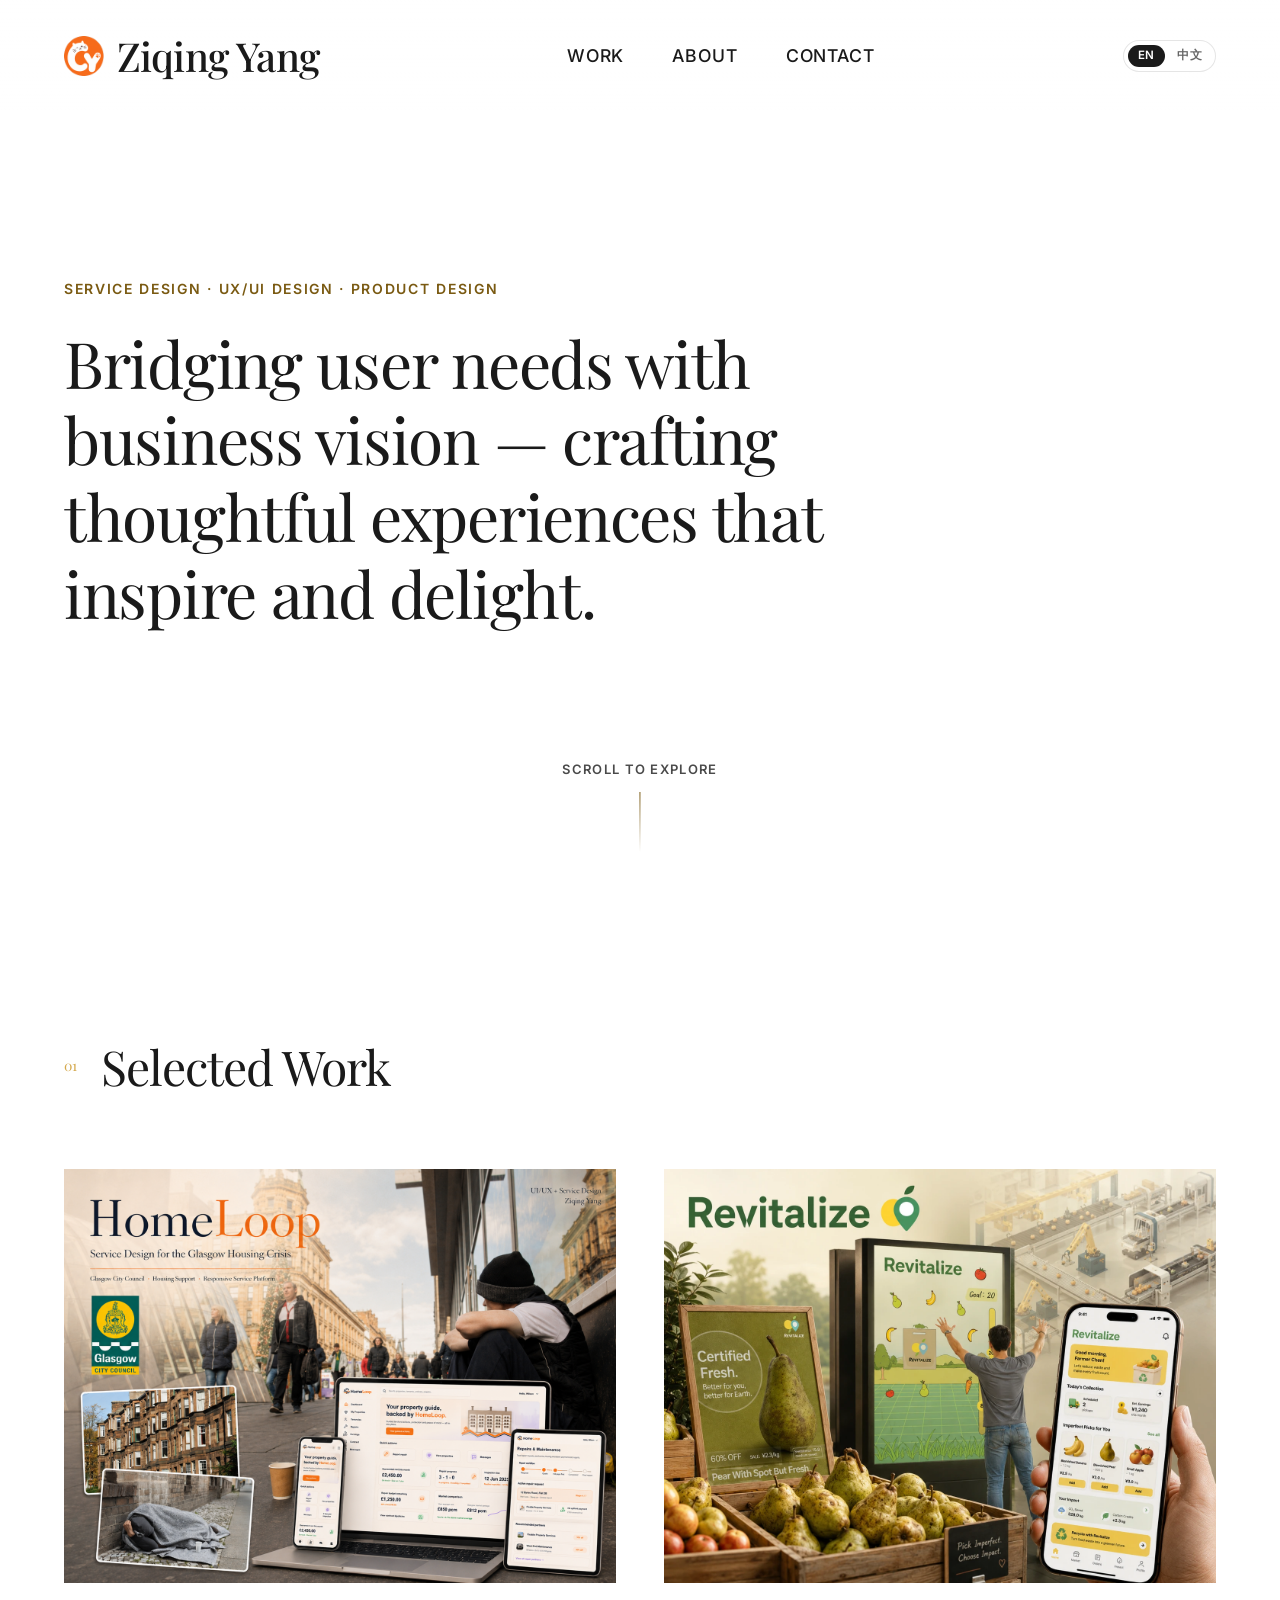
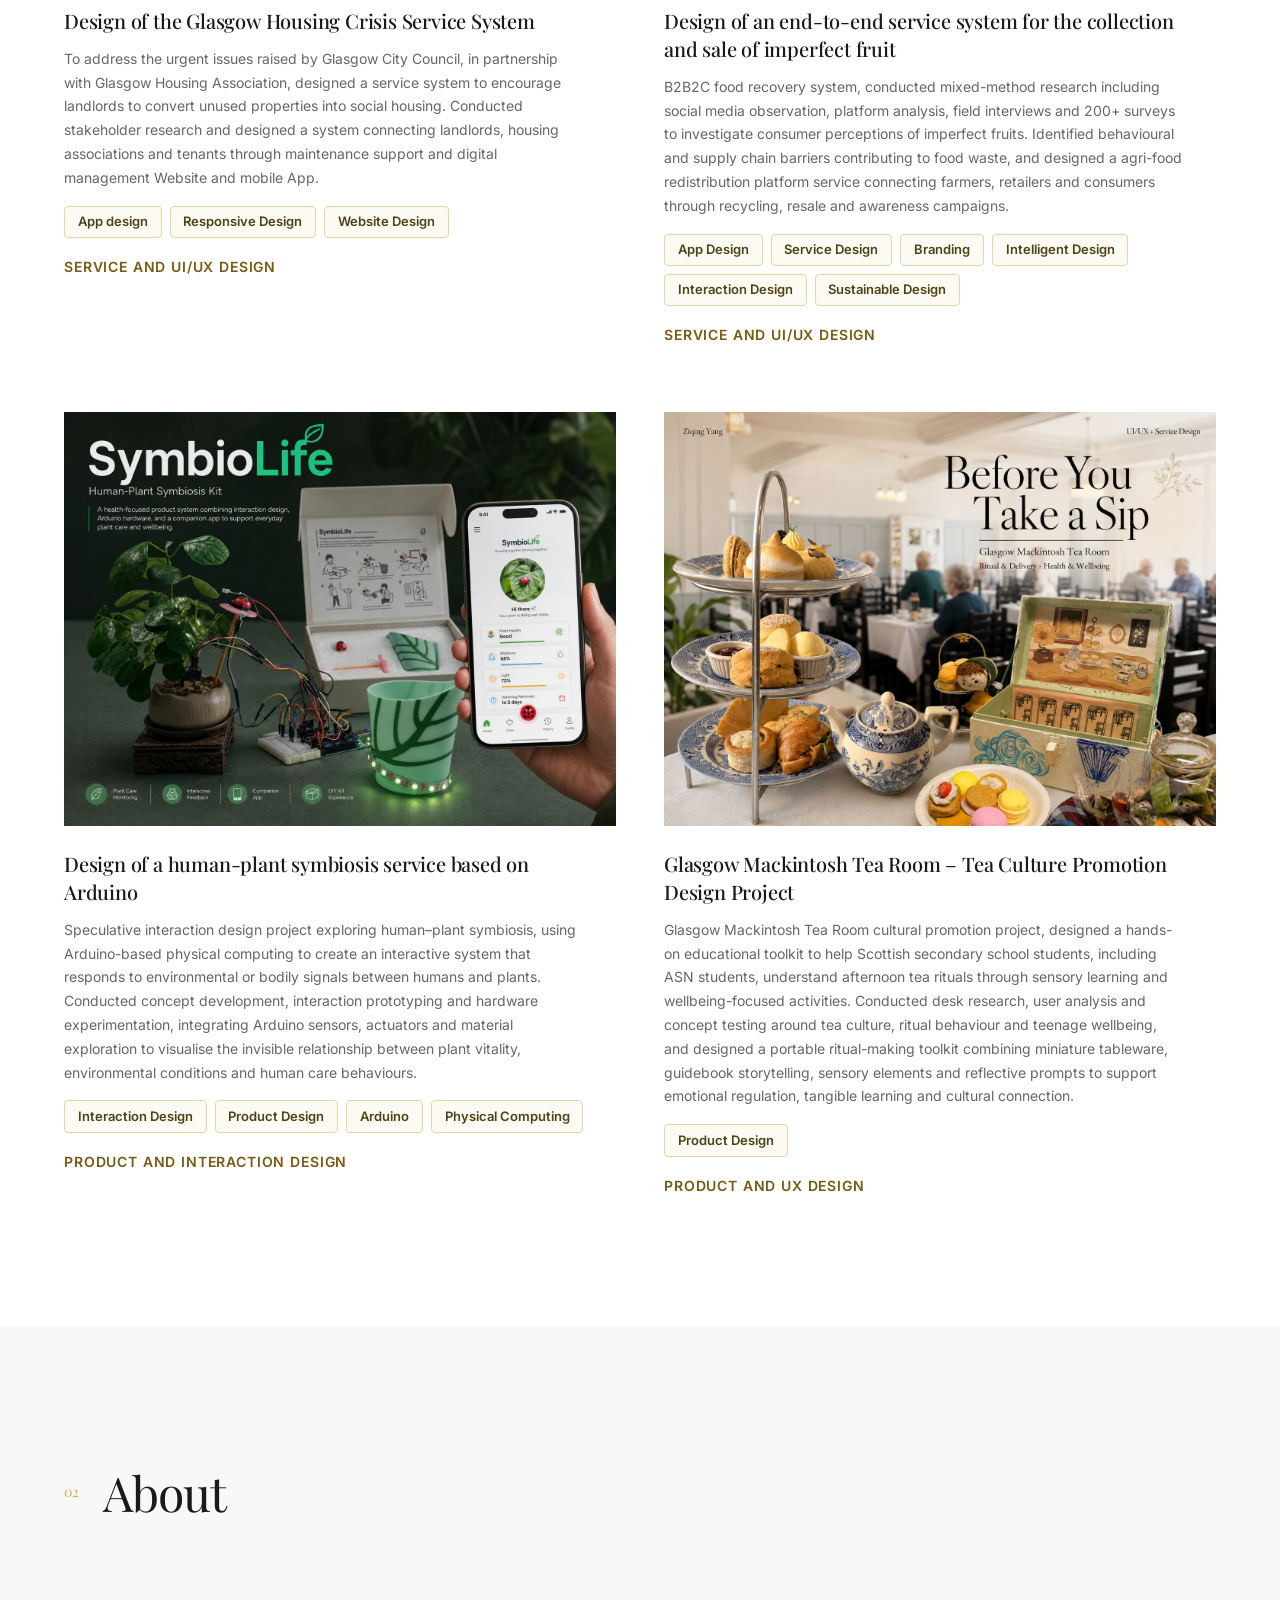
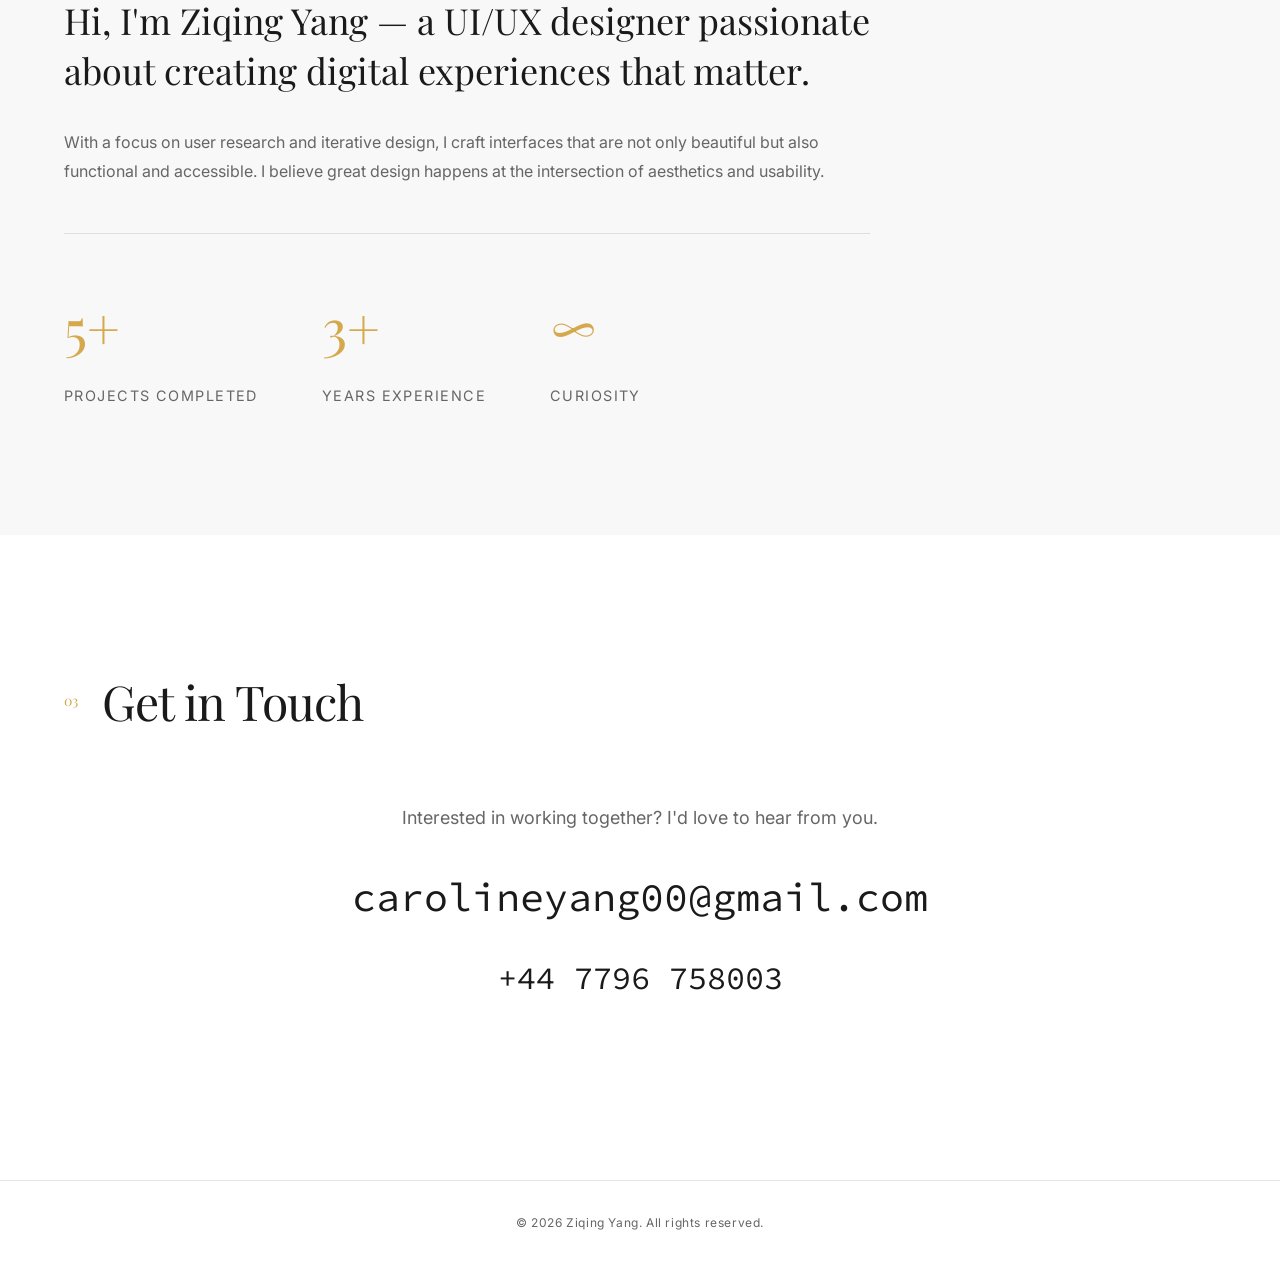
<file: docs/index.html>
<!DOCTYPE html>
<html lang="zh-CN" data-theme="light">
<head>
    <meta charset="UTF-8">
    <meta name="viewport" content="width=device-width, initial-scale=1.0">
    <title>Ziqing Yang | Service Design · UX/UI Design · Product Design</title>
    <meta name="description" content="Service Design · UX/UI Design · Product Design - Creating meaningful digital experiences through thoughtful design">
    <link rel="icon" type="image/png" href="images/favicon.png">
    <link rel="apple-touch-icon" href="images/apple-touch-icon.png">

    <!-- Preconnect to external domains -->
    <link rel="preconnect" href="https://fonts.googleapis.com">
    <link rel="preconnect" href="https://fonts.gstatic.com" crossorigin>

    <!-- Preload critical above-the-fold images with high priority (WebP format) -->
    <link rel="preload" href="images/house-cover.png" as="image" fetchpriority="high" type="image/png">

    <!-- Prefetch below-the-fold images for faster subsequent navigation -->
    <link rel="prefetch" href="images/project-2.webp" as="image" type="image/webp">
    <link rel="prefetch" href="images/tea-room-cover.png" as="image" type="image/png">
    <link rel="prefetch" href="images/project-4.webp" as="image" type="image/webp">
    <link rel="prefetch" href="images/project-5.webp" as="image" type="image/webp">

    <!-- DNS prefetch for fonts -->
    <link rel="dns-prefetch" href="https://fonts.googleapis.com">
    <link rel="dns-prefetch" href="https://fonts.gstatic.com">

    <link rel="stylesheet" href="css/style.css">
    <link href="https://fonts.googleapis.com/css2?family=Inter:wght@300;400;500;600;700&family=Playfair+Display:wght@400;500;600&family=JetBrains+Mono:wght@400;500&family=Source+Code+Pro:wght@400;500;600&display=swap" rel="stylesheet">
</head>
<body>
    <header class="header">
        <nav class="nav">
            <a href="#" class="logo">
                <img src="images/site-icon.png" alt="" class="logo-icon" aria-hidden="true">
                <span>Ziqing Yang</span>
            </a>
            <ul class="nav-links">
                <li><a href="#work">Work</a></li>
                <li><a href="#about">About</a></li>
                <li><a href="#contact">Contact</a></li>
            </ul>
        </nav>
    </header>

    <main>
        <section class="hero">
            <div class="hero-content">
                <div class="hero-row">
                    <div class="hero-text">
                        <span class="hero-subtitle">Service Design · UX/UI Design · Product Design</span>
                        <h1 class="hero-title">Bridging user needs with business vision — crafting thoughtful experiences that inspire and delight.</h1>
                    </div>
                </div>
            </div>
            <div class="scroll-indicator">
                <span>Scroll to explore</span>
                <div class="scroll-line"></div>
            </div>
        </section>

        <section id="work" class="work-section">
            <div class="section-header">
                <span class="section-number">01</span>
                <h2 class="section-title">Selected Work</h2>
            </div>

            <div class="projects-grid">
                <article class="project-card" data-project="1">
                    <div class="project-image">
                        <picture>
                            <img src="images/house-cover.png" alt="Glasgow Housing Crisis Service System" loading="lazy" width="800" height="600" decoding="async">
                        </picture>
                        <div class="project-overlay">
                            <span class="view-project">View Project</span>
                        </div>
                    </div>
                    <div class="project-info">
                        <h3 class="project-title">Design of the Glasgow Housing Crisis Service System</h3>
                        <p class="project-description">To address the urgent issues raised by Glasgow City Council, in partnership with Glasgow Housing Association, designed a service system to encourage landlords to convert unused properties into social housing. Conducted stakeholder research and designed a system connecting landlords, housing associations and tenants through maintenance support and digital management Website and mobile App.</p>
                        <div class="project-tags">
                            <span class="project-tag">App design</span>
                            <span class="project-tag">Responsive Design</span>
                            <span class="project-tag">Website Design</span>
                        </div>
                        <span class="project-category">Service and UI/UX Design</span>
                    </div>
                </article>

                <article class="project-card" data-project="2">
                    <div class="project-image">
                        <picture>
                            <source srcset="images/project-2.webp" type="image/webp">
                            <img src="images/project-2.jpg" alt="Imperfect Fruit Collection and Sale Service System" loading="lazy" width="800" height="600" decoding="async">
                        </picture>
                        <div class="project-overlay">
                            <span class="view-project">View Project</span>
                        </div>
                    </div>
                    <div class="project-info">
                        <h3 class="project-title">Design of an end-to-end service system for the collection and sale of imperfect fruit</h3>
                        <p class="project-description">B2B2C food recovery system, conducted mixed-method research including social media observation, platform analysis, field interviews and 200+ surveys to investigate consumer perceptions of imperfect fruits. Identified behavioural and supply chain barriers contributing to food waste, and designed a agri-food redistribution platform service connecting farmers, retailers and consumers through recycling, resale and awareness campaigns.</p>
                        <div class="project-tags">
                            <span class="project-tag">App Design</span>
                            <span class="project-tag">Service Design</span>
                            <span class="project-tag">Branding</span>
                            <span class="project-tag">Intelligent Design</span>
                            <span class="project-tag">Interaction Design</span>
                            <span class="project-tag">Sustainable Design</span>
                        </div>
                        <span class="project-category">Service and UI/UX Design</span>
                    </div>
                </article>

                <article class="project-card" data-project="4">
                    <div class="project-image">
                        <picture>
                            <source srcset="images/project-4.webp" type="image/webp">
                            <img src="images/project-4.jpg" alt="Human-Plant Symbiosis Service" loading="lazy" width="800" height="600" decoding="async">
                        </picture>
                        <div class="project-overlay">
                            <span class="view-project">View Project</span>
                        </div>
                    </div>
                    <div class="project-info">
                        <h3 class="project-title">Design of a human-plant symbiosis service based on Arduino</h3>
                        <p class="project-description">Speculative interaction design project exploring human–plant symbiosis, using Arduino-based physical computing to create an interactive system that responds to environmental or bodily signals between humans and plants. Conducted concept development, interaction prototyping and hardware experimentation, integrating Arduino sensors, actuators and material exploration to visualise the invisible relationship between plant vitality, environmental conditions and human care behaviours.</p>
                        <div class="project-tags">
                            <span class="project-tag">Interaction Design</span>
                            <span class="project-tag">Product Design</span>
                            <span class="project-tag">Arduino</span>
                            <span class="project-tag">Physical Computing</span>
                        </div>
                        <span class="project-category">Product and Interaction Design</span>
                    </div>
                </article>

                <article class="project-card" data-project="3">
                    <div class="project-image">
                        <picture>
                            <img src="images/tea-room-cover.png" alt="Glasgow Mackintosh Tea Room" loading="lazy" width="800" height="600" decoding="async">
                        </picture>
                        <div class="project-overlay">
                            <span class="view-project">View Project</span>
                        </div>
                    </div>
                    <div class="project-info">
                        <h3 class="project-title">Glasgow Mackintosh Tea Room – Tea Culture Promotion Design Project</h3>
                        <p class="project-description">Glasgow Mackintosh Tea Room cultural promotion project, designed a hands-on educational toolkit to help Scottish secondary school students, including ASN students, understand afternoon tea rituals through sensory learning and wellbeing-focused activities. Conducted desk research, user analysis and concept testing around tea culture, ritual behaviour and teenage wellbeing, and designed a portable ritual-making toolkit combining miniature tableware, guidebook storytelling, sensory elements and reflective prompts to support emotional regulation, tangible learning and cultural connection.</p>
                        <div class="project-tags">
                            <span class="project-tag">Product Design</span>
                        </div>
                        <span class="project-category">Product and UX Design</span>
                    </div>
                </article>

                <!-- Project 5: Bee Conservation Game - Hidden
                <article class="project-card" data-project="5">
                    <div class="project-image">
                        <picture>
                            <source srcset="images/project-5.webp" type="image/webp">
                            <img src="images/project-5.jpg" alt="Bee Conservation Game" loading="lazy" width="800" height="600" decoding="async">
                        </picture>
                        <div class="project-overlay">
                            <span class="view-project">View Project</span>
                        </div>
                    </div>
                    <div class="project-info">
                        <h3 class="project-title">An RPG game designed using Unity3D to raise awareness of bee conservation</h3>
                        <p class="project-description">Unity 3D interactive game project exploring environmental awareness and bee ecosystem protection, designed as a first-person puzzle experience to help users understand the relationship between pollination, biodiversity and human activity. Developed the game prototype in Unity, including scene building, first-person interaction, puzzle logic, environmental storytelling and user journey design, translating ecological issues into an immersive playable experience that encourages users to reflect on the impact of habitat loss and human behaviour on bees.</p>
                        <div class="project-tags">
                            <span class="project-tag">Unity3D</span>
                            <span class="project-tag">Game Design</span>
                            <span class="project-tag">Coding</span>
                        </div>
                        <span class="project-category">Game and Interaction Design</span>
                    </div>
                </article>
                -->
            </div>
        </section>

        <section id="about" class="about-section">
            <div class="section-header section-header-about">
                <span class="section-number">02</span>
                <h2 class="section-title">About</h2>
            </div>
            <div class="about-content">
                <div class="about-text">
                    <p class="about-intro">
                        Hi, I'm Ziqing Yang — a UI/UX designer passionate about creating digital experiences that matter.
                    </p>
                    <p>
                        With a focus on user research and iterative design, I craft interfaces that are not only beautiful
                        but also functional and accessible. I believe great design happens at the intersection of
                        aesthetics and usability.
                    </p>
                    <div class="about-details">
                        <div class="detail-item">
                            <span class="detail-number">5+</span>
                            <span class="detail-label">Projects Completed</span>
                        </div>
                        <div class="detail-item">
                            <span class="detail-number">3+</span>
                            <span class="detail-label">Years Experience</span>
                        </div>
                        <div class="detail-item">
                            <span class="detail-number">∞</span>
                            <span class="detail-label">Curiosity</span>
                        </div>
                    </div>
                </div>
            </div>
        </section>

        <section id="contact" class="contact-section">
            <div class="section-header section-header-contact">
                <span class="section-number">03</span>
                <h2 class="section-title">Get in Touch</h2>
            </div>
            <div class="contact-content">
                <p class="contact-text">
                    Interested in working together? I'd love to hear from you.
                </p>
                <div class="contact-item" data-copy="carolineyang00@gmail.com">
                    <a href="mailto:carolineyang00@gmail.com" class="contact-email">carolineyang00@gmail.com</a>
                    <span class="copy-hint">Click to copy</span>
                    <span class="copy-feedback">Copied!</span>
                </div>
                <div class="contact-item" data-copy="+447796758003">
                    <a href="tel:+447796758003" class="contact-phone">+44 7796 758003</a>
                    <span class="copy-hint">Click to copy</span>
                    <span class="copy-feedback">Copied!</span>
                </div>
                <!-- Social links hidden -->
                <!--
                <div class="social-links">
                    <a href="#" class="social-link" aria-label="LinkedIn">LinkedIn</a>
                    <a href="#" class="social-link" aria-label="Dribbble">Dribbble</a>
                    <a href="#" class="social-link" aria-label="Behance">Behance</a>
                </div>
                -->
            </div>
        </section>
    </main>

    <footer class="footer">
        <p>&copy; 2026 Ziqing Yang. All rights reserved.</p>
    </footer>

    <script src="js/main.js"></script>
    <script src="js/i18n.js"></script>
</body>
</html>
</file>
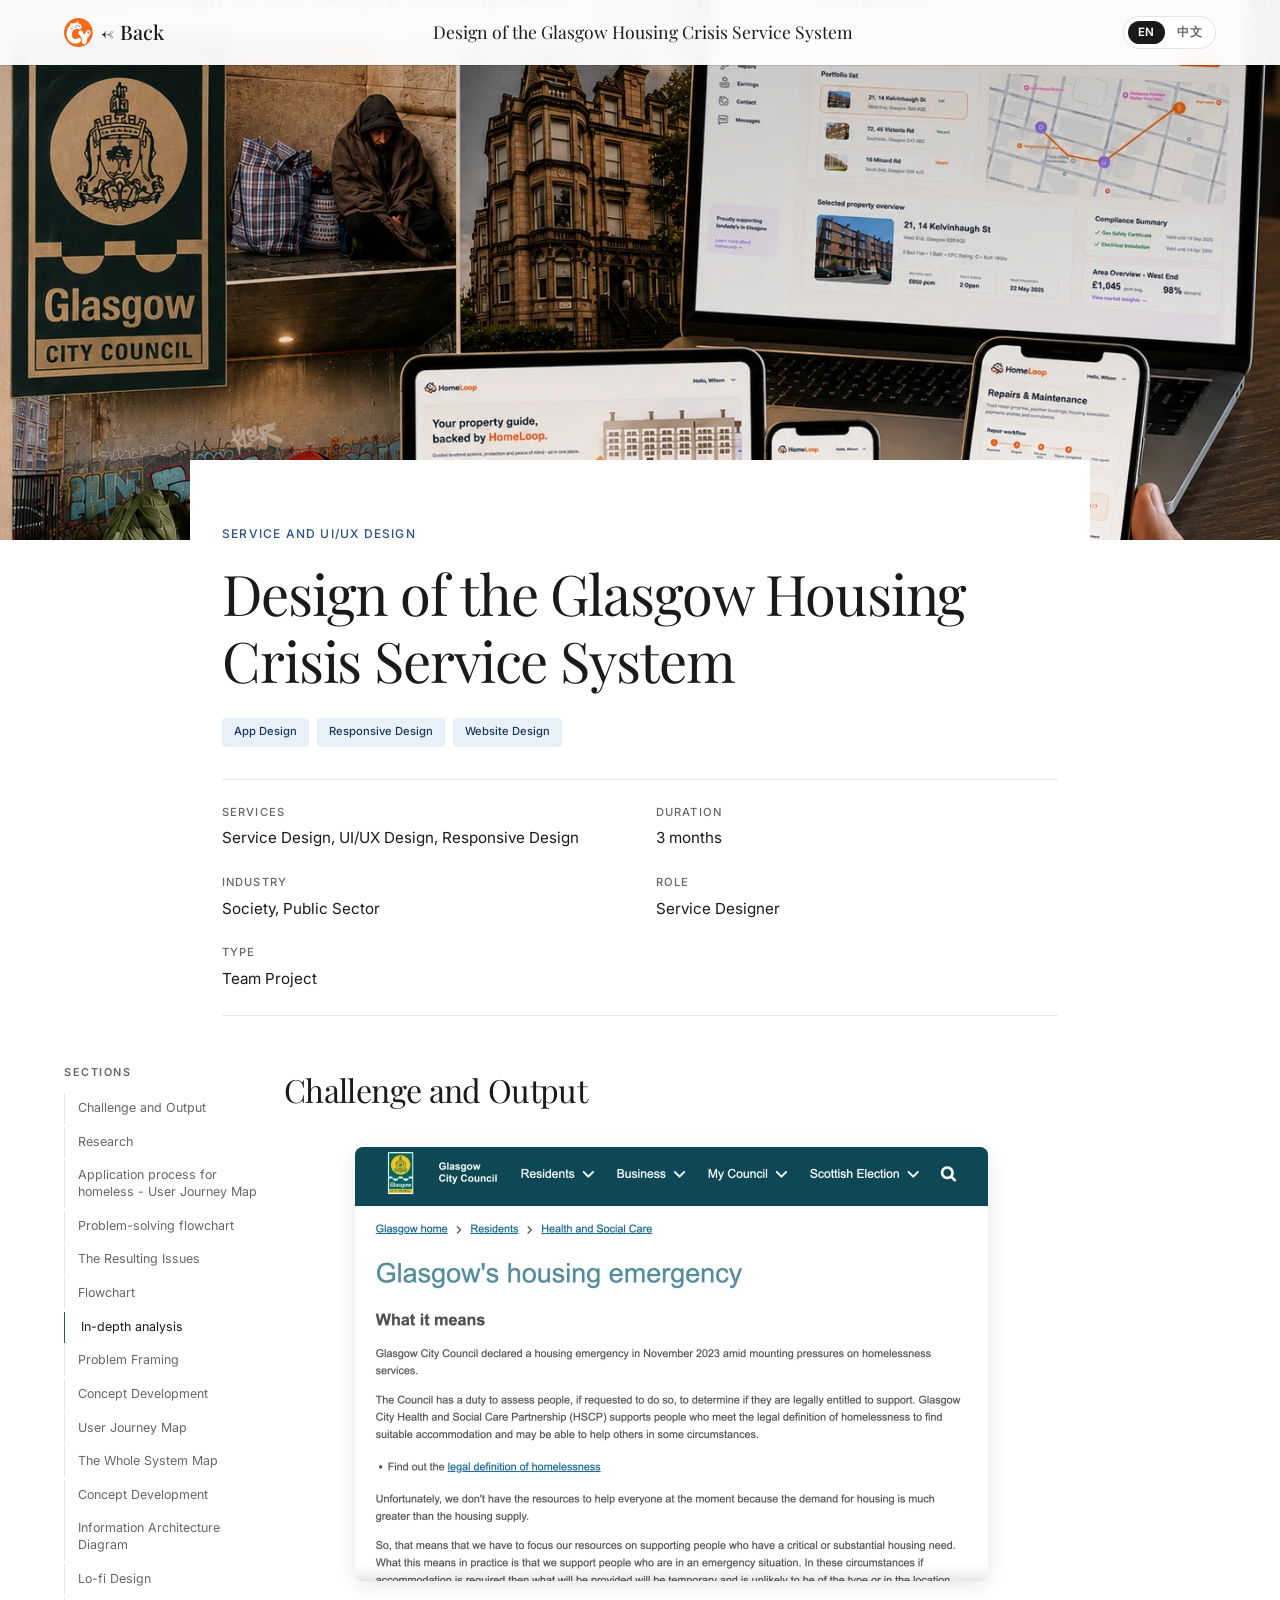
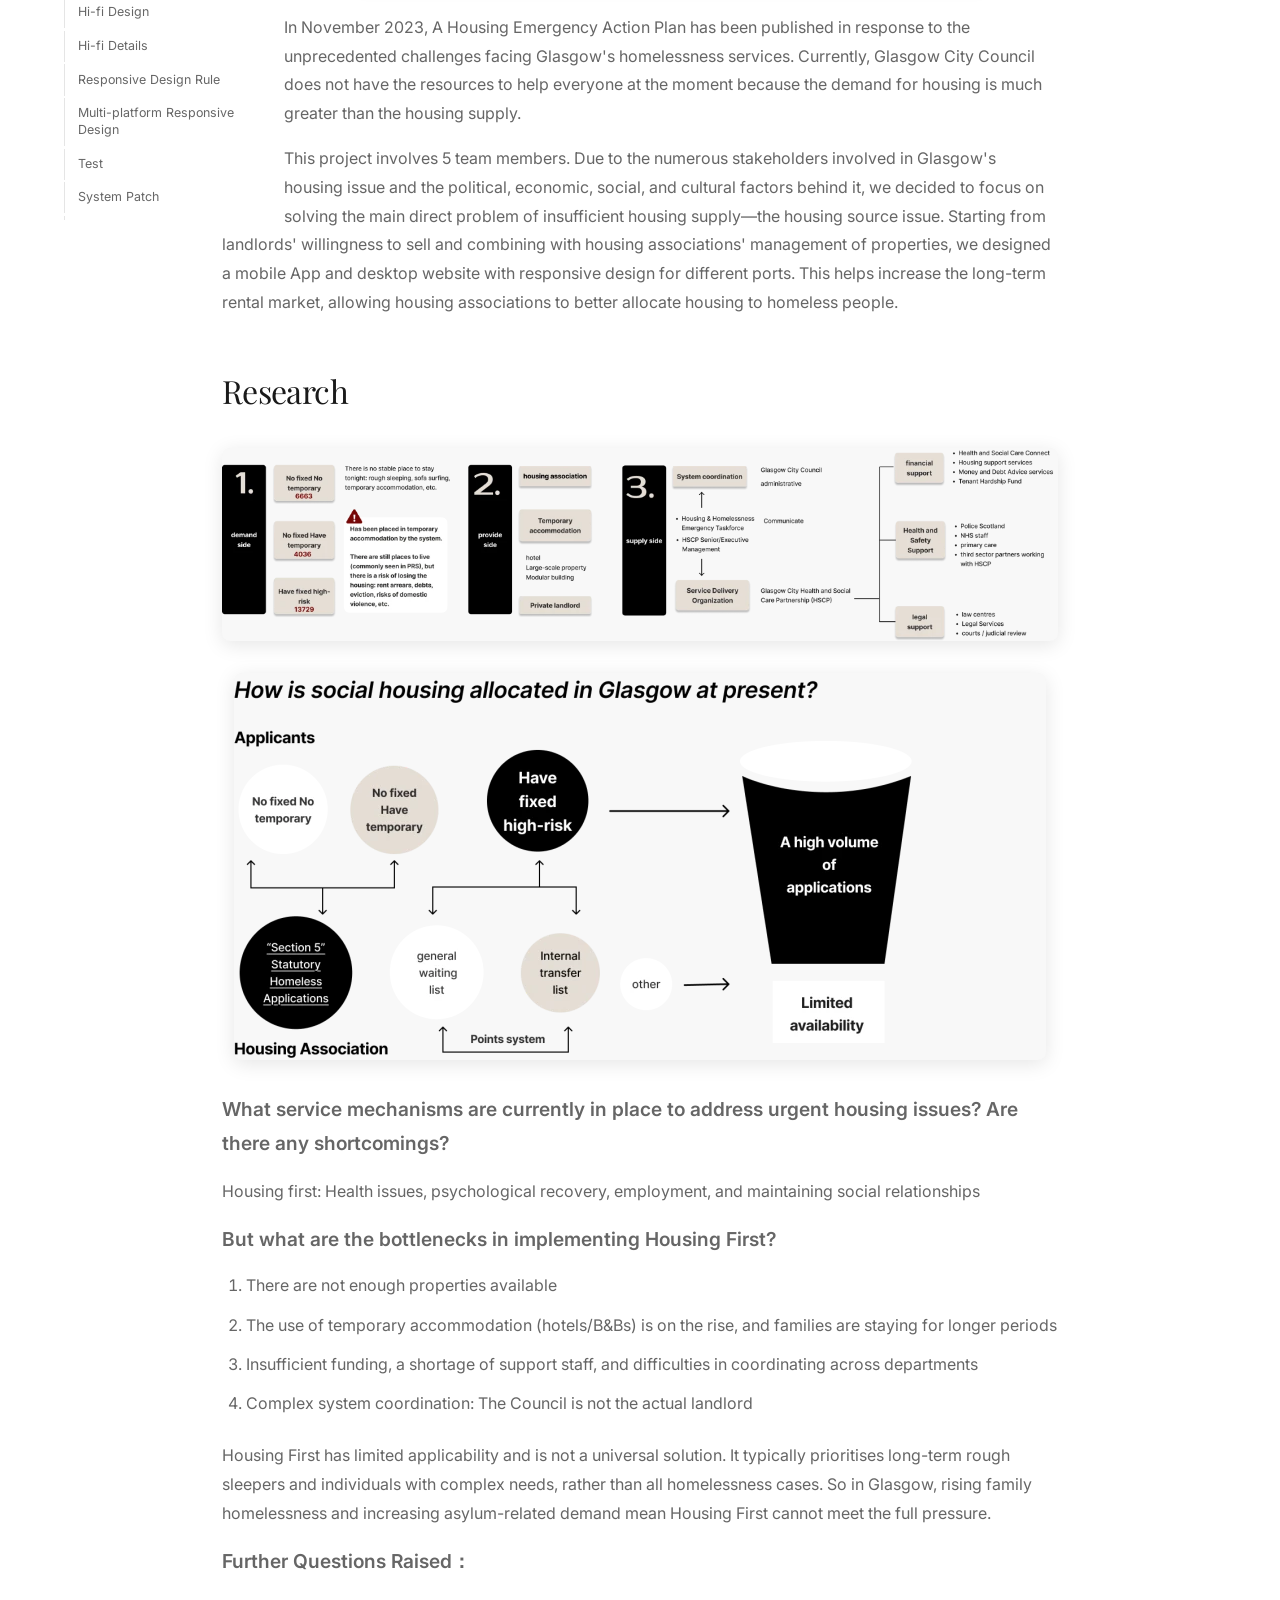
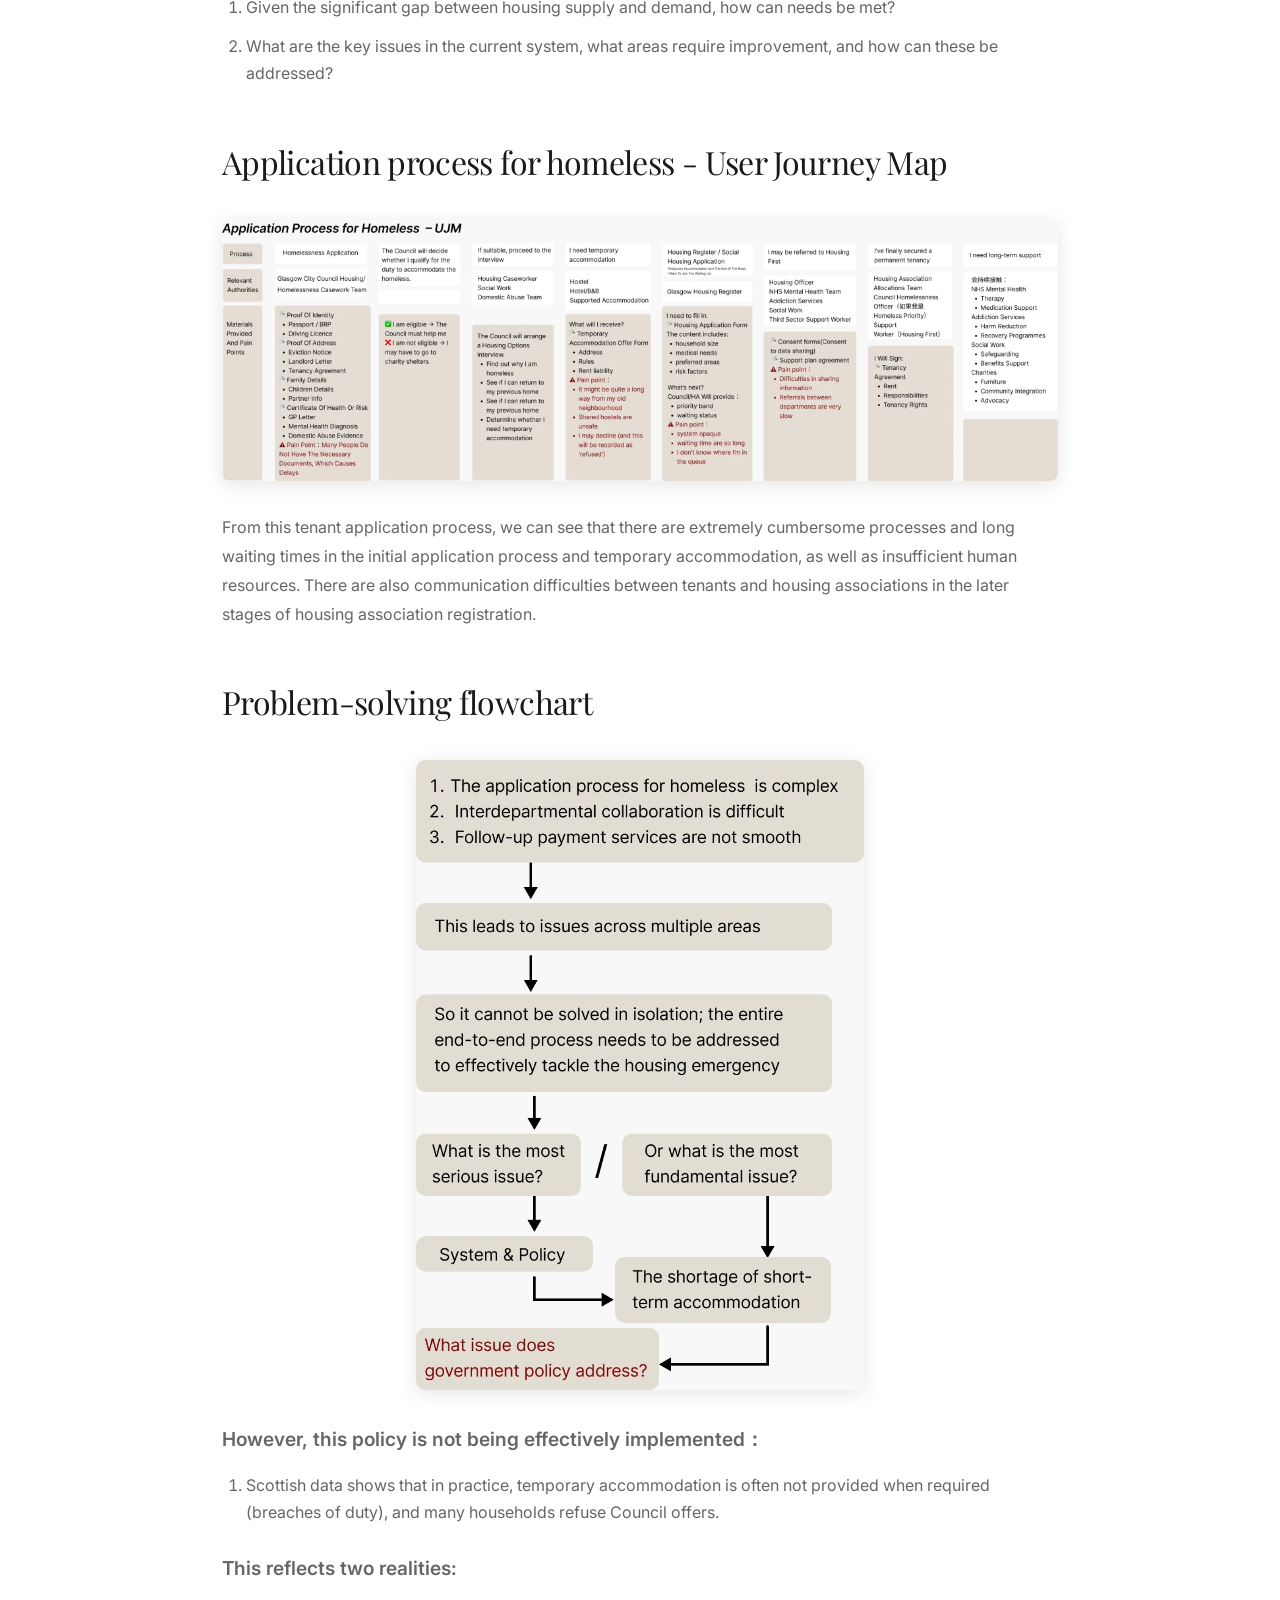
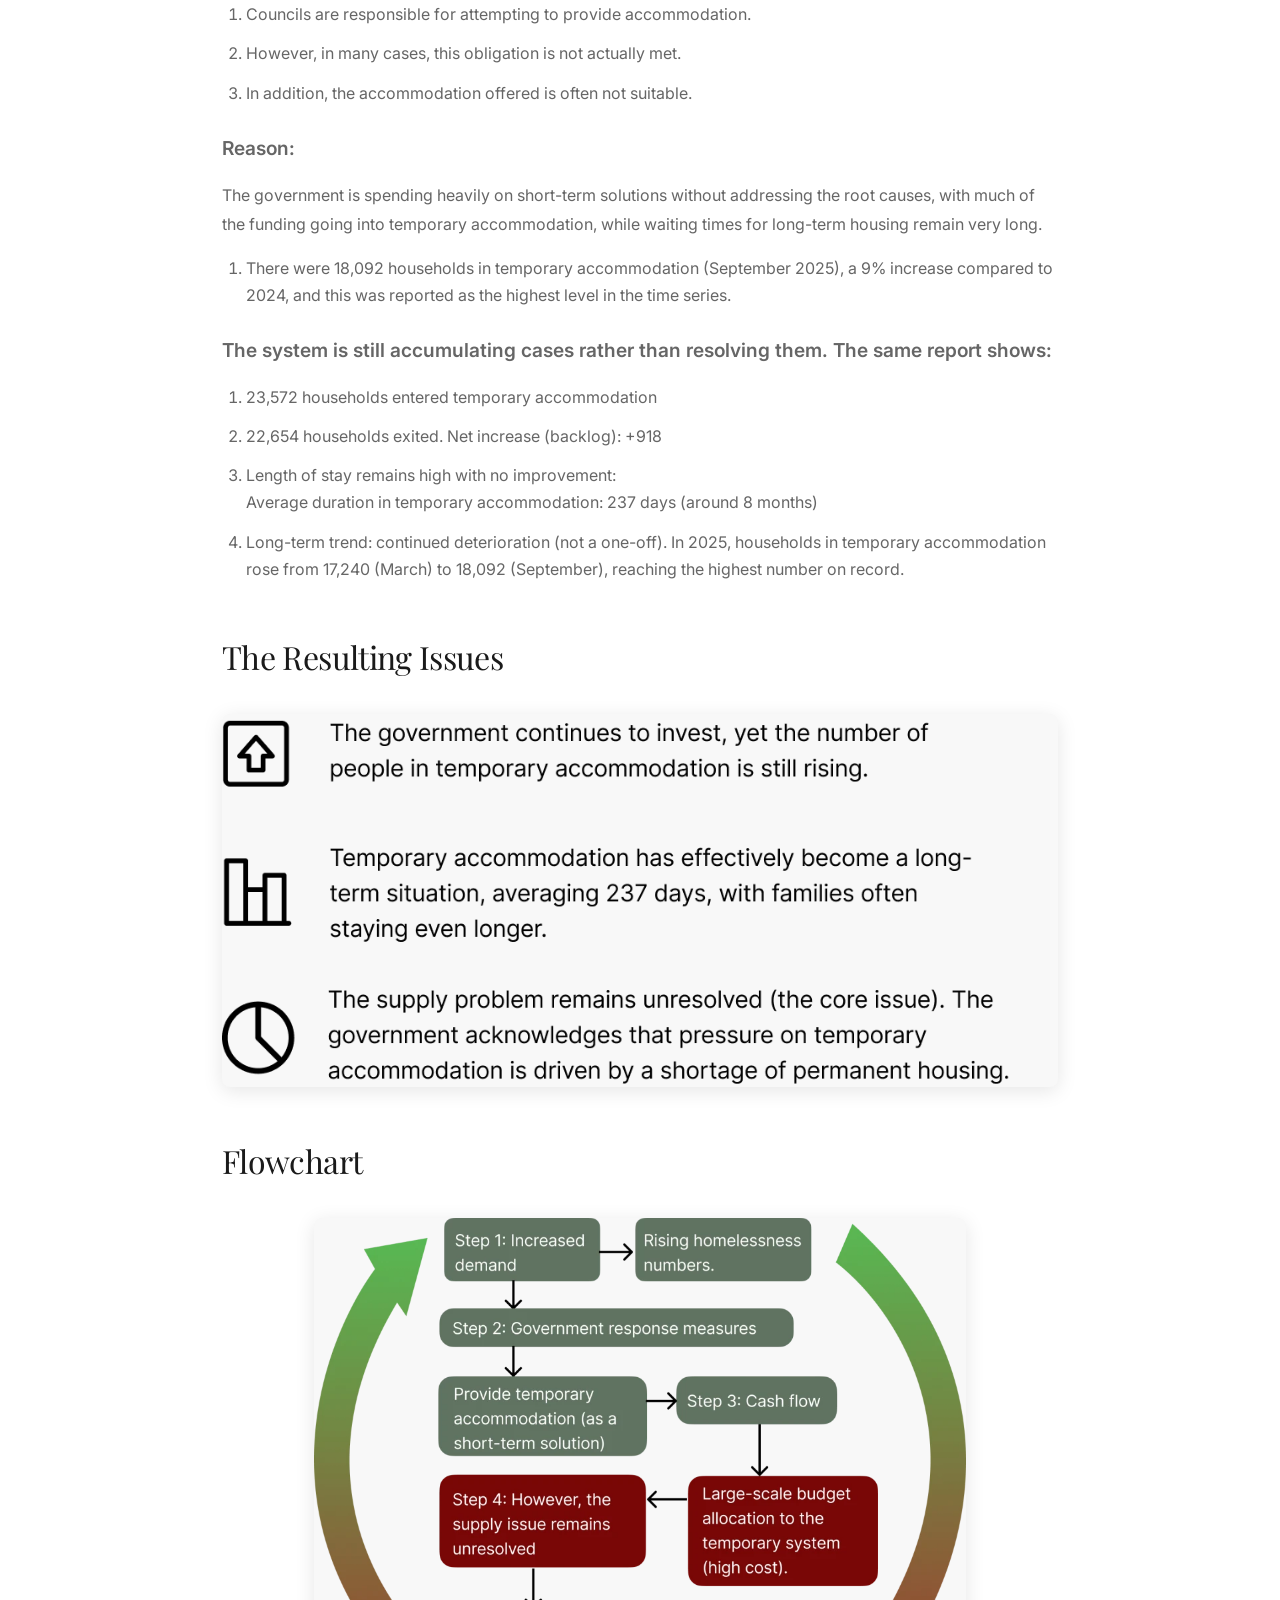
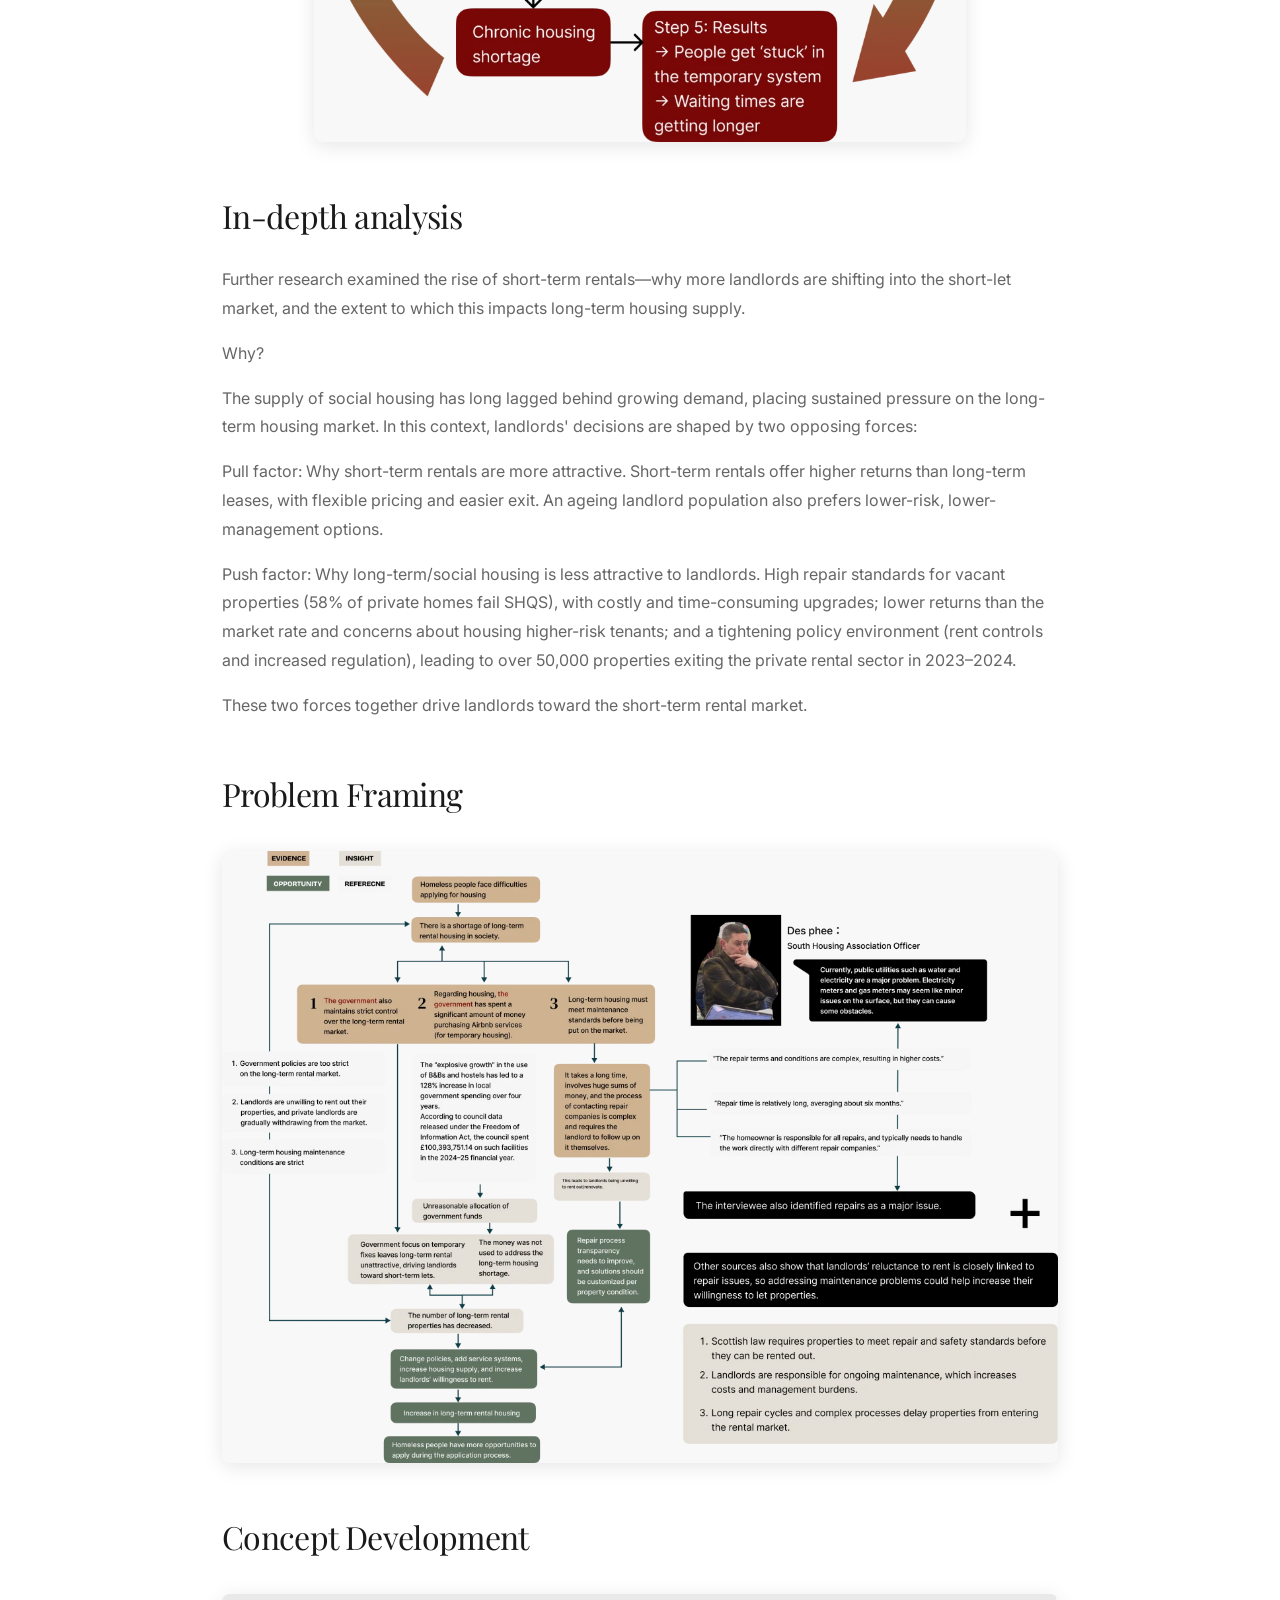
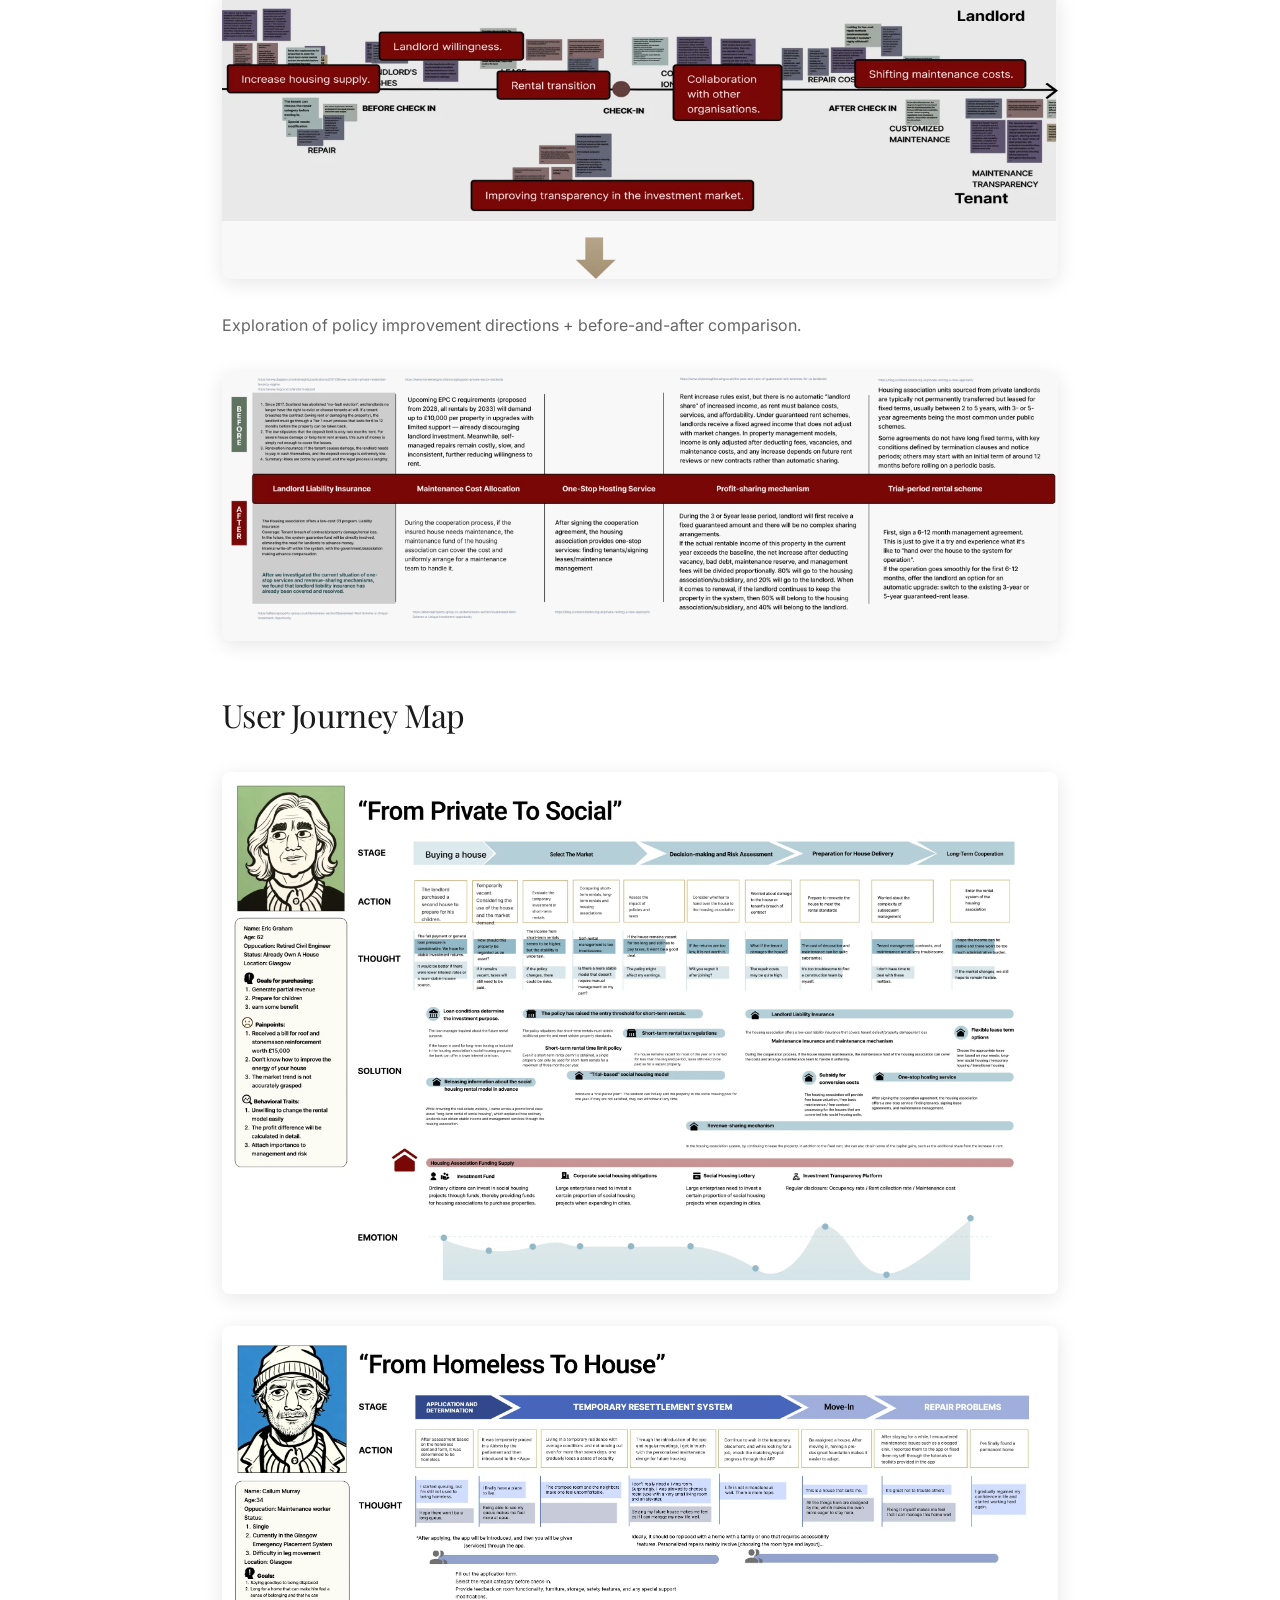
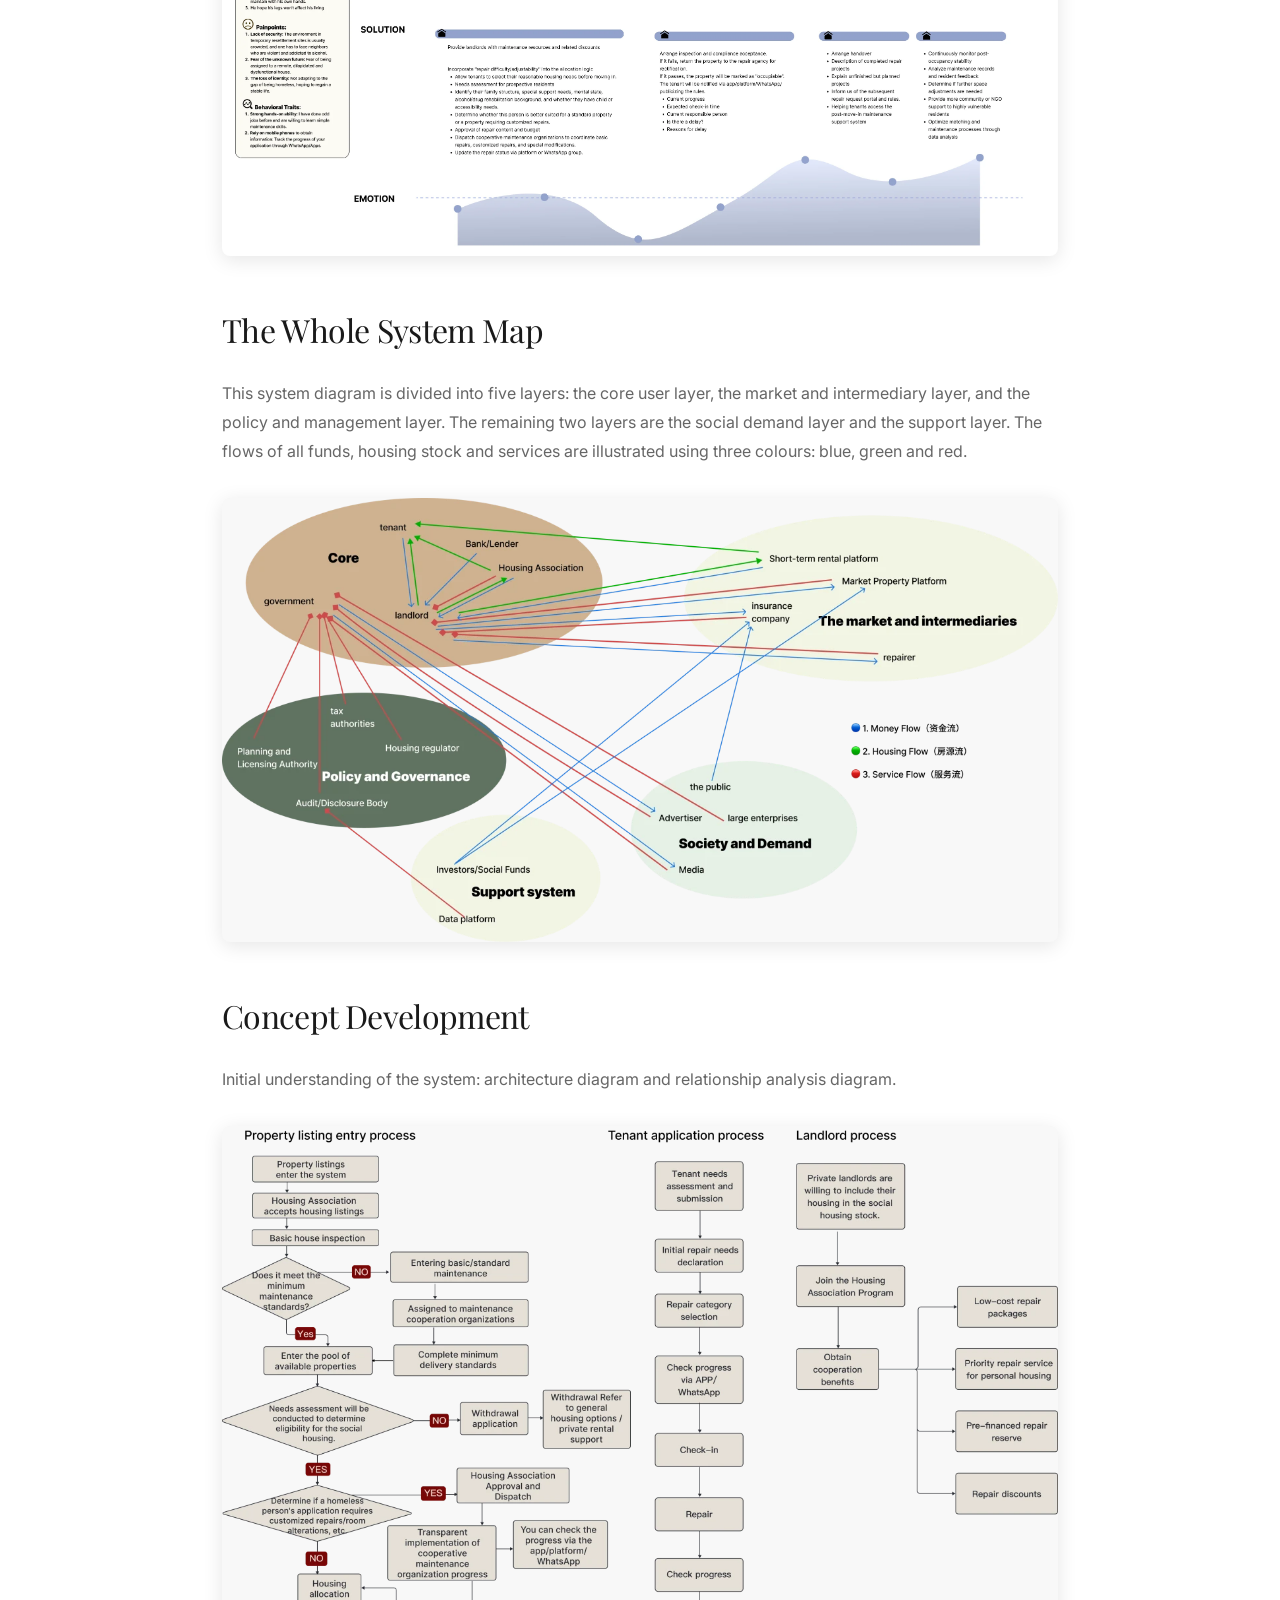
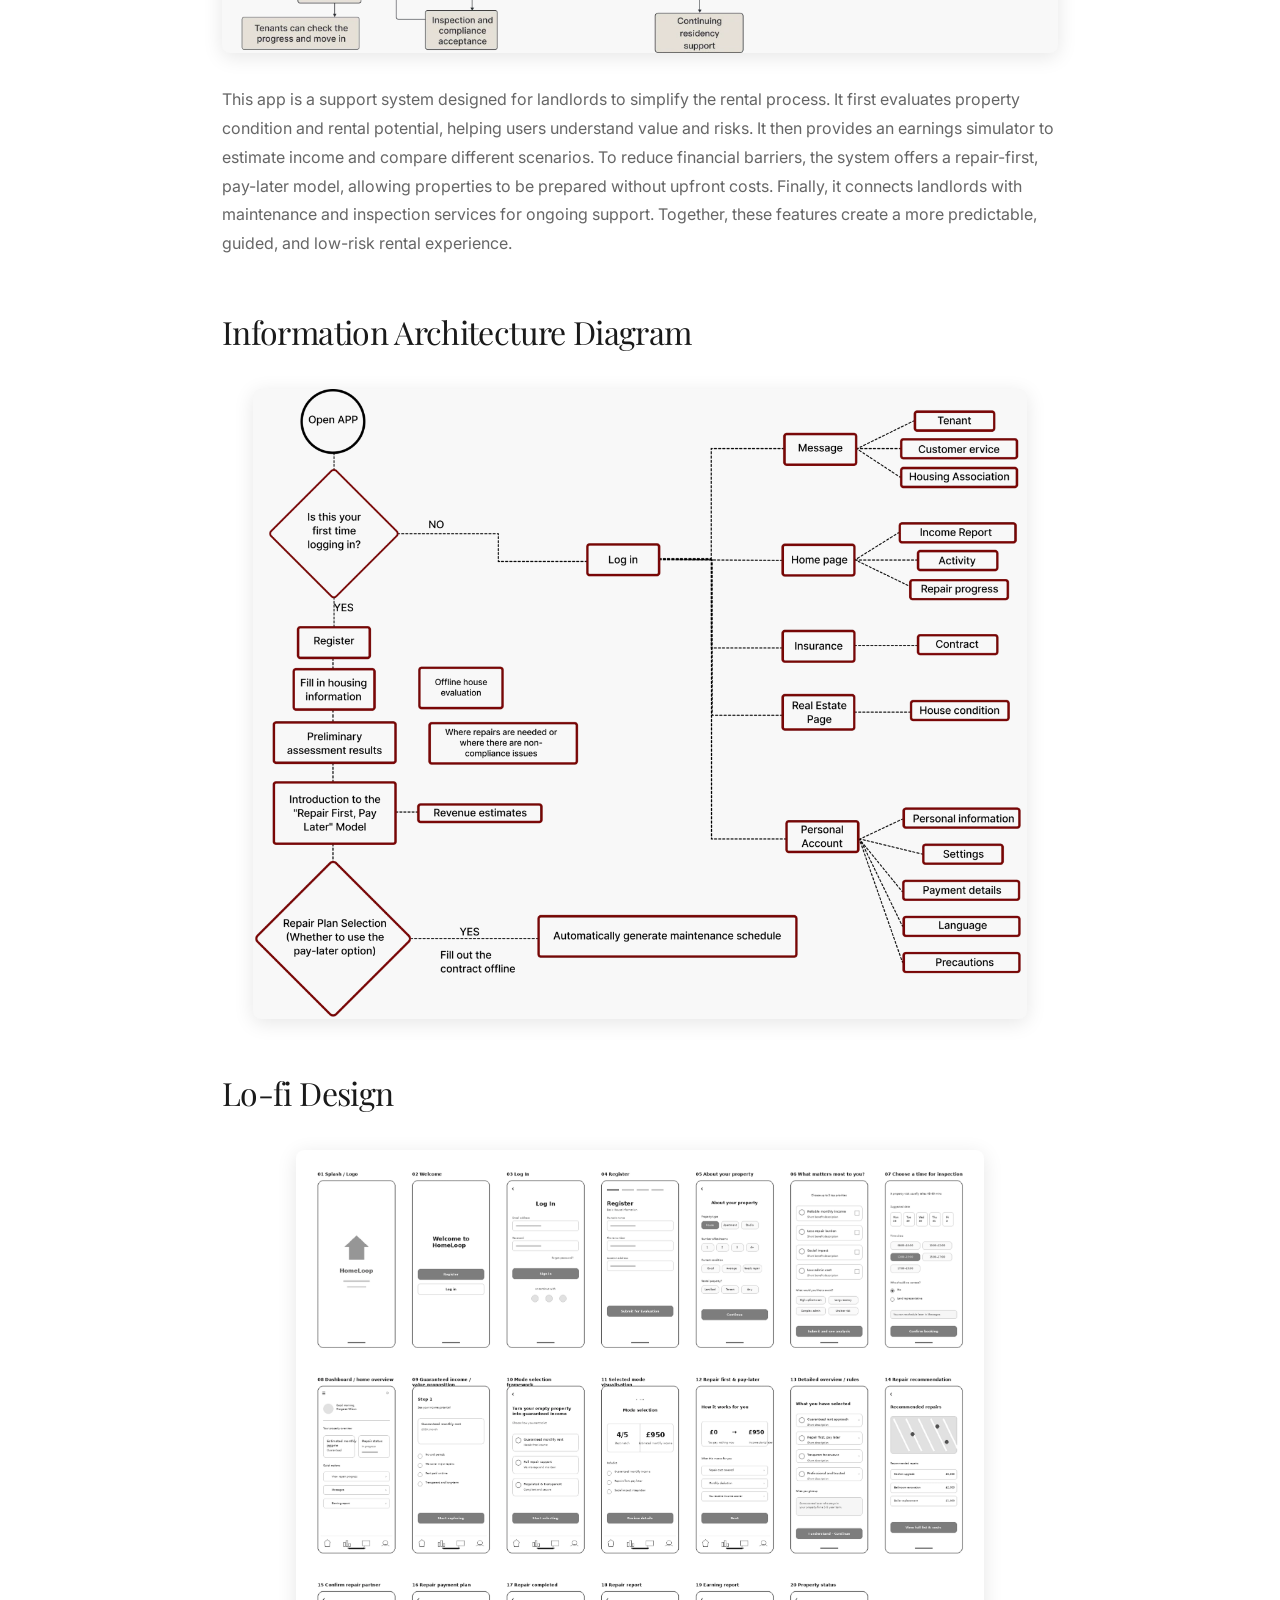
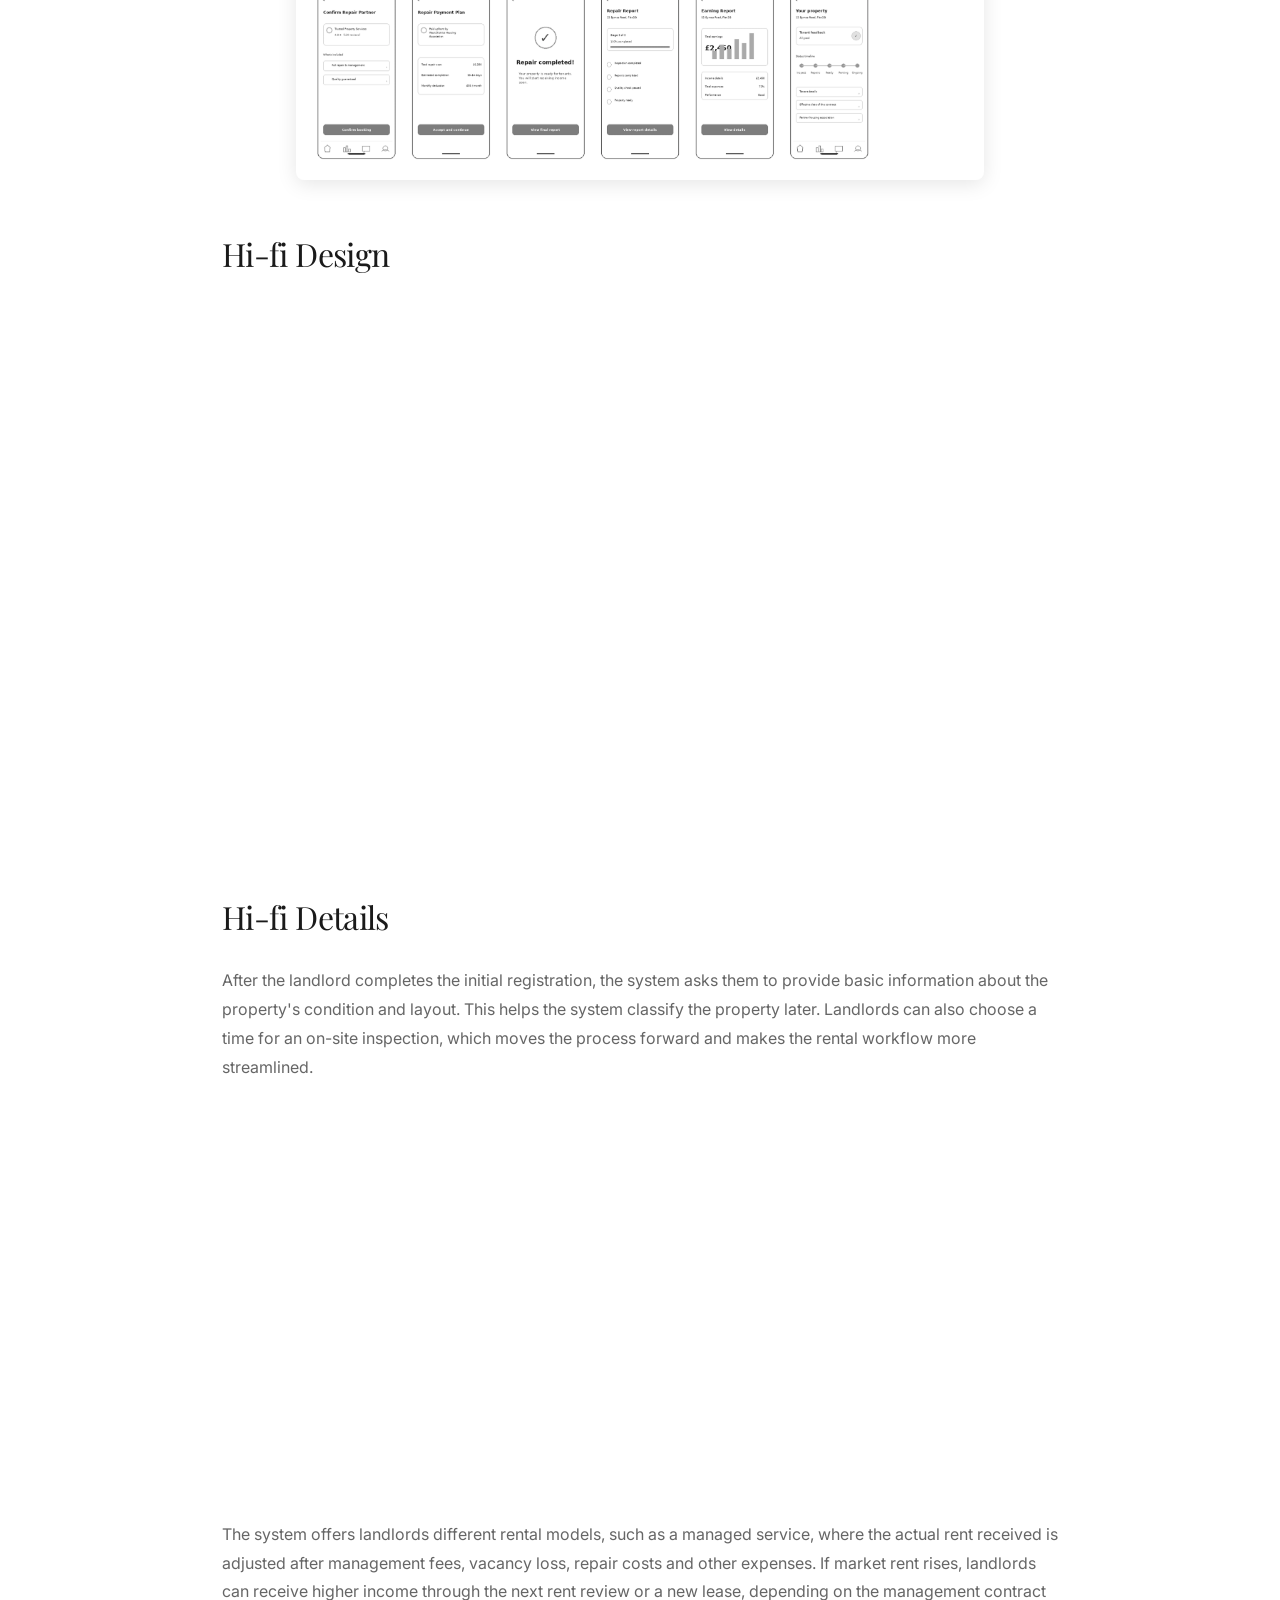
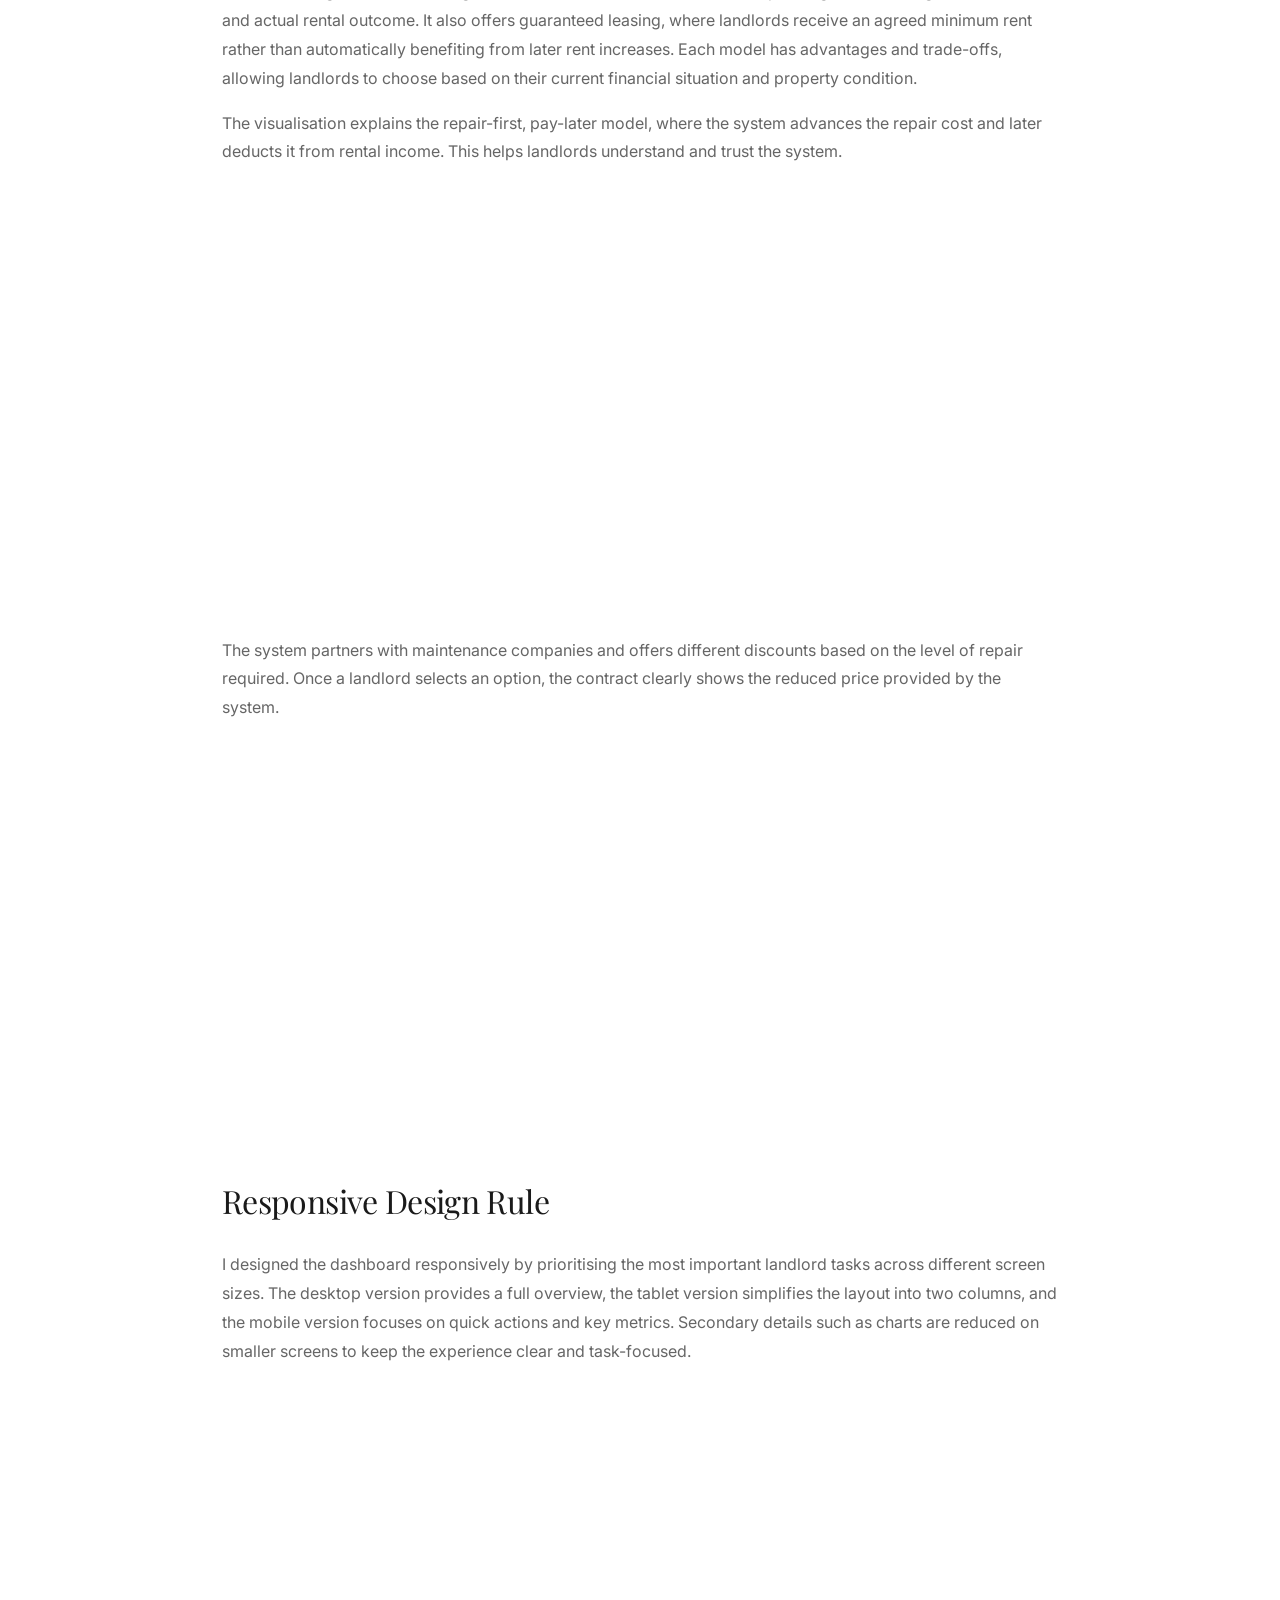
<file: docs/project/glasgow-housing.html>
<!DOCTYPE html>
<html lang="en">
<head>
    <meta charset="UTF-8">
    <meta name="viewport" content="width=device-width, initial-scale=1.0">
    <title>Design of the Glasgow Housing Crisis Service System | Ziqing Yang</title>
    <meta name="description" content="Service design for Glasgow Housing Crisis - encouraging landlords to convert unused properties into social housing">
    <link rel="icon" type="image/png" href="../images/favicon.png">
    <link rel="apple-touch-icon" href="../images/apple-touch-icon.png">

    <link rel="preconnect" href="https://fonts.googleapis.com">
    <link rel="preconnect" href="https://fonts.gstatic.com" crossorigin>
    <link href="https://fonts.googleapis.com/css2?family=Inter:wght@300;400;500;600;700&family=Playfair+Display:wght@400;500;600&display=swap" rel="stylesheet">

    <style>
        :root {
            --color-bg: #ffffff;
            --color-bg-secondary: #f8f8f8;
            --color-text: #1a1a1a;
            --color-text-secondary: #666666;
            --color-accent: #2c5282;
            --color-accent-light: #4a7ab8;
            --color-tag-bg: #e8f0f8;
            --color-border: rgba(0, 0, 0, 0.1);
            --font-primary: 'Inter', -apple-system, BlinkMacSystemFont, sans-serif;
            --font-display: 'Playfair Display', Georgia, serif;
            --transition-smooth: cubic-bezier(0.4, 0, 0.2, 1);
        }

        * {
            margin: 0;
            padding: 0;
            box-sizing: border-box;
        }

        html {
            scroll-behavior: smooth;
        }

        body {
            font-family: var(--font-primary);
            background-color: var(--color-bg);
            color: var(--color-text);
            line-height: 1.6;
            overflow-x: hidden;
        }

        /* Header */
        .header {
            position: fixed;
            top: 0;
            left: 0;
            right: 0;
            z-index: 1000;
            background: rgba(255, 255, 255, 0.95);
            backdrop-filter: blur(10px);
            padding: 1rem 4rem;
            box-shadow: 0 1px 0 var(--color-border);
        }

        .nav {
            max-width: 1400px;
            margin: 0 auto;
            display: flex;
            justify-content: space-between;
            align-items: center;
        }

        .back-link {
            display: inline-flex;
            align-items: center;
            gap: 0.5rem;
            font-family: var(--font-display);
            font-size: 1.25rem;
            font-weight: 500;
            color: var(--color-text);
            text-decoration: none;
            transition: opacity 0.3s var(--transition-smooth);
        }

        .nav-icon {
            width: 1.8rem;
            height: 1.8rem;
            flex: 0 0 auto;
            object-fit: contain;
        }

        .back-link:hover {
            opacity: 0.7;
        }

        .nav-title {
            font-family: var(--font-display);
            font-size: 1.1rem;
            font-weight: 400;
            white-space: normal;
            line-height: 1.4;
            text-align: center;
            flex: 1;
            padding: 0 2rem;
        }

        /* Hero Image */
        .hero-image {
            width: 100%;
            height: 60vh;
            position: relative;
            overflow: hidden;
        }

        .hero-image img {
            width: 100%;
            height: 100%;
            object-fit: cover;
        }

        .hero-overlay {
            position: absolute;
            inset: 0;
            background: linear-gradient(to bottom, rgba(0,0,0,0.2), transparent);
        }

        /* Content */
        .content-wrapper {
            max-width: 900px;
            margin: 0 auto;
            padding: 4rem 2rem;
            margin-top: -80px;
            position: relative;
            z-index: 10;
            background: var(--color-bg);
        }

        .project-meta {
            margin-bottom: 2rem;
        }

        .project-category {
            font-size: 0.75rem;
            font-weight: 500;
            letter-spacing: 0.1em;
            text-transform: uppercase;
            color: var(--color-accent);
            margin-bottom: 1rem;
            display: block;
        }

        .project-title {
            font-family: var(--font-display);
            font-size: clamp(2rem, 5vw, 3.5rem);
            font-weight: 400;
            line-height: 1.2;
            letter-spacing: -0.02em;
            margin-bottom: 1.5rem;
        }

        .project-tags {
            display: flex;
            flex-wrap: wrap;
            gap: 0.5rem;
            margin-bottom: 2rem;
        }

        .project-tag {
            font-size: 0.7rem;
            font-weight: 500;
            padding: 0.35rem 0.75rem;
            background-color: var(--color-tag-bg);
            border-radius: 4px;
            color: #1a365d;
        }

        .project-info {
            display: grid;
            grid-template-columns: repeat(2, 1fr);
            gap: 1.5rem 2rem;
            padding: 1.5rem 0;
            border-top: 1px solid var(--color-border);
            border-bottom: 1px solid var(--color-border);
            margin-bottom: 3rem;
        }

        .info-item {
            display: flex;
            flex-direction: column;
            gap: 0.35rem;
        }

        .info-label {
            font-size: 0.7rem;
            font-weight: 500;
            letter-spacing: 0.1em;
            text-transform: uppercase;
            color: var(--color-text-secondary);
        }

        .info-value {
            font-size: 0.95rem;
            font-weight: 400;
            color: var(--color-text);
            line-height: 1.5;
        }

        /* Markdown Content Styles */
        .markdown-content h1 {
            font-family: var(--font-display);
            font-size: 2rem;
            font-weight: 400;
            margin-top: 3rem;
            margin-bottom: 1.5rem;
            letter-spacing: -0.02em;
        }

        .markdown-content h2 {
            font-family: var(--font-display);
            font-size: 1.5rem;
            font-weight: 400;
            margin-top: 2.5rem;
            margin-bottom: 1.25rem;
            letter-spacing: -0.01em;
        }

        .markdown-content h3 {
            font-family: var(--font-display);
            font-size: 1.25rem;
            font-weight: 500;
            margin-top: 2rem;
            margin-bottom: 1rem;
        }

        .markdown-content p {
            margin-bottom: 1rem;
            line-height: 1.8;
            color: var(--color-text-secondary);
        }

        .markdown-content ol {
            margin-bottom: 1.5rem;
            padding-left: 1.5rem;
            color: var(--color-text-secondary);
        }

        .markdown-content ol li {
            margin-bottom: 0.75rem;
            line-height: 1.7;
            list-style-type: decimal;
        }

        .markdown-content ol {
            margin-bottom: 1.5rem;
            padding-left: 1.5rem;
            color: var(--color-text-secondary);
        }

        .markdown-content ol li {
            margin-bottom: 0.75rem;
            line-height: 1.7;
            list-style-type: decimal;
        }

        .markdown-content img {
            max-width: 100%;
            max-height: 70vh;
            width: auto;
            height: auto;
            margin: 2rem auto;
            border-radius: 8px;
            box-shadow: 0 4px 20px rgba(0, 0, 0, 0.1);
            display: block;
            background-color: var(--color-bg-secondary);
            opacity: 0;
            transition: opacity 0.5s ease;
            object-fit: contain;
        }

        .markdown-content img.loaded {
            opacity: 1;
        }

        .markdown-content img.img-medium {
            max-width: 78%;
        }

        /* Image row layout */
        .image-row {
            display: flex;
            gap: 1rem;
            margin: 2rem 0;
            align-items: stretch;
            height: 280px;
            max-height: 35vh;
        }

        .image-row img {
            flex: 1;
            width: auto;
            height: 100%;
            max-width: 50%;
            margin: 0;
            object-fit: contain;
        }

        /* Mixed image row - for different sized images */
        .image-row-mixed {
            display: flex;
            gap: 1rem;
            margin: 2rem auto;
            height: 280px;
            align-items: stretch;
            justify-content: center;
            max-width: 800px;
        }

        .image-row-mixed .img-large {
            flex: 0 0 auto;
            height: 100%;
            width: auto;
            object-fit: contain;
        }

        .image-row-mixed .img-small {
            flex: 0 0 auto;
            height: 100%;
            width: auto;
            object-fit: contain;
        }

        /* Side by side images */
        .image-row-side {
            display: grid;
            grid-template-columns: repeat(2, minmax(0, 1fr));
            gap: 1rem;
            margin: 2rem 0;
            width: 100%;
            align-items: center;
        }

        .image-row-side img {
            width: 100%;
            height: 320px;
            margin: 0;
            object-fit: contain;
        }

        /* Skeleton loading - simple gray background */
        .markdown-content img:not(.loaded) {
            background-color: #f5f5f5;
        }

        /* Question headings - emphasized text */
        .question-heading {
            font-size: 1.2rem;
            font-weight: 600;
            color: var(--color-text);
            margin-bottom: 1rem;
            line-height: 1.6;
        }

        .markdown-content strong {
            color: var(--color-text);
            font-weight: 600;
        }

        /* Footer */
        .footer {
            padding: 3rem 2rem;
            text-align: center;
            border-top: 1px solid var(--color-border);
            margin-top: 4rem;
        }

        .footer a {
            font-size: 0.875rem;
            font-weight: 500;
            letter-spacing: 0.1em;
            text-transform: uppercase;
            color: var(--color-text);
            text-decoration: none;
            transition: color 0.3s var(--transition-smooth);
        }

        .footer a:hover {
            color: var(--color-accent);
        }

        /* Responsive */
        @media (max-width: 768px) {
            .header {
                padding: 1rem 1.5rem;
            }

            .nav-title {
                display: none;
            }

            .hero-image {
                height: 40vh;
            }

            .content-wrapper {
                padding: 2rem 1.5rem;
                margin-top: -40px;
            }

            .markdown-content h1 {
                font-size: 1.75rem;
            }

            .markdown-content h2 {
                font-size: 1.25rem;
            }

            .project-info {
                grid-template-columns: 1fr;
                gap: 1rem;
            }

            .markdown-content img.img-medium {
                max-width: 100%;
            }

            .image-row-side {
                grid-template-columns: 1fr;
            }

            .image-row-side img {
                height: auto;
            }
        }
    </style>
    <link rel="stylesheet" href="../css/project-toc.css">
</head>
<body>
    <header class="header">
        <nav class="nav">
            <a href="../index.html" class="back-link"><img src="../images/site-icon.png" alt="" class="nav-icon" aria-hidden="true"><span>← Back</span></a>
            <span class="nav-title">Design of the Glasgow Housing Crisis Service System</span>
            <div style="width: 60px;"></div>
        </nav>
    </header>

    <div class="hero-image">
        <img src="../images/project-1.webp" alt="Glasgow Housing Crisis Project Cover">
        <div class="hero-overlay"></div>
    </div>

    <article class="content-wrapper">
        <div class="project-meta fade-in">
            <span class="project-category">Service and UI/UX Design</span>
            <h1 class="project-title">Design of the Glasgow Housing Crisis Service System</h1>
            <div class="project-tags">
                <span class="project-tag">App Design</span>
                <span class="project-tag">Responsive Design</span>
                <span class="project-tag">Website Design</span>
            </div>

            <div class="project-info">
                <div class="info-item">
                    <span class="info-label">Services</span>
                    <span class="info-value">Service Design, UI/UX Design, Responsive Design</span>
                </div>
                <div class="info-item">
                    <span class="info-label">Duration</span>
                    <span class="info-value">3 months</span>
                </div>
                <div class="info-item">
                    <span class="info-label">Industry</span>
                    <span class="info-value">Society, Public Sector</span>
                </div>
                <div class="info-item">
                    <span class="info-label">Role</span>
                    <span class="info-value">Service Designer</span>
                </div>
                <div class="info-item">
                    <span class="info-label">Type</span>
                    <span class="info-value">Team Project</span>
                </div>
            </div>
        </div>

        <div class="markdown-content fade-in">
<h1>Challenge and Output</h1>
<img src="./images/glasgow-housing/image5.webp" alt="" loading="lazy">
<p>In November 2023, A Housing Emergency Action Plan has been published in response to the unprecedented challenges facing Glasgow's homelessness services. Currently, Glasgow City Council does not have the resources to help everyone at the moment because the demand for housing is much greater than the housing supply.</p>
<p>This project involves 5 team members. Due to the numerous stakeholders involved in Glasgow's housing issue and the political, economic, social, and cultural factors behind it, we decided to focus on solving the main direct problem of insufficient housing supply—the housing source issue. Starting from landlords' willingness to sell and combining with housing associations' management of properties, we designed a mobile App and desktop website with responsive design for different ports. This helps increase the long-term rental market, allowing housing associations to better allocate housing to homeless people.</p>
<h1>Research</h1>
<img src="./images/glasgow-housing/image4.webp" alt="" loading="lazy">
<img src="./images/glasgow-housing/image3.webp" alt="" loading="lazy">
<p class="question-heading">What service mechanisms are currently in place to address urgent housing issues? Are there any shortcomings?</p>
<p>Housing first: Health issues, psychological recovery, employment, and maintaining social relationships</p>
<p class="question-heading">But what are the bottlenecks in implementing Housing First?</p>
<ol>
<li>There are not enough properties available</li>
<li>The use of temporary accommodation (hotels/B&Bs) is on the rise, and families are staying for longer periods</li>
<li>Insufficient funding, a shortage of support staff, and difficulties in coordinating across departments</li>
<li>Complex system coordination: The Council is not the actual landlord</li>
</ol>
<p>Housing First has limited applicability and is not a universal solution. It typically prioritises long-term rough sleepers and individuals with complex needs, rather than all homelessness cases. So in Glasgow, rising family homelessness and increasing asylum-related demand mean Housing First cannot meet the full pressure.</p>
<p class="question-heading">Further Questions Raised：</p>
<ol>
<li>Given the significant gap between housing supply and demand, how can needs be met?</li>
<li>What are the key issues in the current system, what areas require improvement, and how can these be addressed?</li>
</ol>
<h1>Application process for homeless - User Journey Map</h1>
<img src="./images/glasgow-housing/image2.webp" alt="" loading="lazy">
<p>From this tenant application process, we can see that there are extremely cumbersome processes and long waiting times in the initial application process and temporary accommodation, as well as insufficient human resources. There are also communication difficulties between tenants and housing associations in the later stages of housing association registration.</p>
<h1>Problem-solving flowchart</h1>
<img src="./images/glasgow-housing/image1.webp" alt="" loading="lazy">
<p class="question-heading">However, this policy is not being effectively implemented：</p>
<ol>
<li>Scottish data shows that in practice, temporary accommodation is often not provided when required (breaches of duty), and many households refuse Council offers.</li>
</ol>
<p class="question-heading">This reflects two realities:</p>
<ol>
<li>Councils are responsible for attempting to provide accommodation.</li>
<li>However, in many cases, this obligation is not actually met.</li>
<li>In addition, the accommodation offered is often not suitable.</li>
</ol>
<p class="question-heading">Reason:</p>
<p>The government is spending heavily on short-term solutions without addressing the root causes, with much of the funding going into temporary accommodation, while waiting times for long-term housing remain very long.</p>
<ol>
<li>There were 18,092 households in temporary accommodation (September 2025), a 9% increase compared to 2024, and this was reported as the highest level in the time series.</li>
</ol>
<p class="question-heading">The system is still accumulating cases rather than resolving them. The same report shows:</p>
<ol>
<li>23,572 households entered temporary accommodation</li>
<li>22,654 households exited. Net increase (backlog): +918</li>
<li>Length of stay remains high with no improvement:
<br>Average duration in temporary accommodation: 237 days (around 8 months)</li>
<li>Long-term trend: continued deterioration (not a one-off). In 2025, households in temporary accommodation rose from 17,240 (March) to 18,092 (September), reaching the highest number on record.</li>
</ol>
<h1>The Resulting Issues</h1>
<img src="./images/glasgow-housing/image30.webp" alt="" loading="lazy">
<h1>Flowchart</h1>
<img src="./images/glasgow-housing/image29.webp" alt="" loading="lazy" class="img-medium">
<h1>In-depth analysis</h1>
<p>Further research examined the rise of short-term rentals—why more landlords are shifting into the short-let market, and the extent to which this impacts long-term housing supply.</p>
<p>Why?</p>
<p>The supply of social housing has long lagged behind growing demand, placing sustained pressure on the long-term housing market. In this context, landlords' decisions are shaped by two opposing forces:</p>
<p>Pull factor: Why short-term rentals are more attractive. Short-term rentals offer higher returns than long-term leases, with flexible pricing and easier exit. An ageing landlord population also prefers lower-risk, lower-management options.</p>
<p>Push factor: Why long-term/social housing is less attractive to landlords. High repair standards for vacant properties (58% of private homes fail SHQS), with costly and time-consuming upgrades; lower returns than the market rate and concerns about housing higher-risk tenants; and a tightening policy environment (rent controls and increased regulation), leading to over 50,000 properties exiting the private rental sector in 2023–2024.</p>
<p>These two forces together drive landlords toward the short-term rental market.</p>
<h1>Problem Framing</h1>
<img src="./images/glasgow-housing/image28.webp" alt="" loading="lazy">
<h1>Concept Development</h1>
<img src="./images/glasgow-housing/image27.webp" alt="" loading="lazy">
<p>Exploration of policy improvement directions + before-and-after comparison.</p>
<img src="./images/glasgow-housing/image26.webp" alt="" loading="lazy">
<h1>User Journey Map</h1>
<img src="./images/glasgow-housing/image25-new.webp" alt="" loading="lazy">
<img src="./images/glasgow-housing/image24-new.webp" alt="" loading="lazy">
<h1>The Whole System Map</h1>
<p>This system diagram is divided into five layers: the core user layer, the market and intermediary layer, and the policy and management layer. The remaining two layers are the social demand layer and the support layer. The flows of all funds, housing stock and services are illustrated using three colours: blue, green and red.</p>
<img src="./images/glasgow-housing/image23.webp" alt="" loading="lazy">
<h1>Concept Development</h1>
<p>Initial understanding of the system: architecture diagram and relationship analysis diagram.</p>
<img src="./images/glasgow-housing/image22.webp" alt="" loading="lazy">
<p>This app is a support system designed for landlords to simplify the rental process. It first evaluates property condition and rental potential, helping users understand value and risks. It then provides an earnings simulator to estimate income and compare different scenarios. To reduce financial barriers, the system offers a repair-first, pay-later model, allowing properties to be prepared without upfront costs. Finally, it connects landlords with maintenance and inspection services for ongoing support. Together, these features create a more predictable, guided, and low-risk rental experience.</p>
<h1>Information Architecture Diagram</h1>
<img src="./images/glasgow-housing/image21.webp" alt="" loading="lazy">
<h1>Lo-fi Design</h1>
<img src="./images/glasgow-housing/new-3.webp" alt="" loading="lazy">
<h1>Hi-fi Design</h1>
<img src="./images/glasgow-housing/new-7.webp" alt="" loading="lazy" data-lightbox-zoom="true">
<h1>Hi-fi Details</h1>
<p>After the landlord completes the initial registration, the system asks them to provide basic information about the property's condition and layout. This helps the system classify the property later. Landlords can also choose a time for an on-site inspection, which moves the process forward and makes the rental workflow more streamlined.</p>
<img src="./images/glasgow-housing/new-4.webp" alt="" loading="lazy">
<p>The system offers landlords different rental models, such as a managed service, where the actual rent received is adjusted after management fees, vacancy loss, repair costs and other expenses. If market rent rises, landlords can receive higher income through the next rent review or a new lease, depending on the management contract and actual rental outcome. It also offers guaranteed leasing, where landlords receive an agreed minimum rent rather than automatically benefiting from later rent increases. Each model has advantages and trade-offs, allowing landlords to choose based on their current financial situation and property condition.</p>
<p>The visualisation explains the repair-first, pay-later model, where the system advances the repair cost and later deducts it from rental income. This helps landlords understand and trust the system.</p>
<img src="./images/glasgow-housing/new-5.webp" alt="" loading="lazy">
<p>The system partners with maintenance companies and offers different discounts based on the level of repair required. Once a landlord selects an option, the contract clearly shows the reduced price provided by the system.</p>
<img src="./images/glasgow-housing/new-6.webp" alt="" loading="lazy">
<h1>Responsive Design Rule</h1>
<p>I designed the dashboard responsively by prioritising the most important landlord tasks across different screen sizes. The desktop version provides a full overview, the tablet version simplifies the layout into two columns, and the mobile version focuses on quick actions and key metrics. Secondary details such as charts are reduced on smaller screens to keep the experience clear and task-focused.</p>
<img src="./images/glasgow-housing/new-1.webp" alt="" loading="lazy">
<img src="./images/glasgow-housing/new-2.webp" alt="" loading="lazy">
<h1>Multi-platform Responsive Design</h1>
<div class="image-row-side">
<img src="./images/glasgow-housing/image18.webp" alt="" loading="lazy">
<img src="./images/glasgow-housing/image15.webp" alt="" loading="lazy">
</div>
<img src="./images/glasgow-housing/image17.webp" alt="" loading="lazy">
<img src="./images/glasgow-housing/image16.webp" alt="" loading="lazy">
<img src="./images/glasgow-housing/image14.webp" alt="" loading="lazy">
<h1>Test</h1>
<p>The testing is divided into two main parts. The first part involves system testing, with the housing association acting as the primary tester. As they are not 'ordinary users' but 'key stakeholders' within the system, the testing focuses on whether the housing association is willing to engage with the system, whether the system is operational for them, and whether the costs, risks and processes are acceptable.</p>
<p>The second part involves testing with the system's primary users, the landlords. We need to understand which aspects they prefer or find most effective as they navigate the system step by step, and which processes they find difficult to understand. We will also need to provide the app to the landlords for them to test the usage process.</p>
<div class="image-row">
<img src="./images/glasgow-housing/image13.webp" alt="" loading="lazy">
<img src="./images/glasgow-housing/image12.webp" alt="" loading="lazy">
</div>
<div class="image-row image-row-mixed">
<img src="./images/glasgow-housing/image11.webp" alt="" loading="lazy" class="img-large">
<img src="./images/glasgow-housing/image10.webp" alt="" loading="lazy" class="img-small">
</div>
<img src="./images/glasgow-housing/image9.webp" alt="" loading="lazy">
<h1>System Patch</h1>
<img src="./images/glasgow-housing/image8.webp" alt="" loading="lazy">
<h1>Storyboard</h1>
<img src="./images/glasgow-housing/image7.webp" alt="" loading="lazy">
        </div>
    </article>

    <footer class="footer">
        <a href="../index.html">← Back to Home</a>
    </footer>

    <script>
        // Header scroll effect
        const header = document.querySelector('.header');
        window.addEventListener('scroll', function() {
            if (window.scrollY > 100) {
                header.style.boxShadow = '0 2px 10px rgba(0,0,0,0.1)';
            } else {
                header.style.boxShadow = '0 1px 0 var(--color-border)';
            }
        }, { passive: true });

        // Progressive image loading with IntersectionObserver
        const images = document.querySelectorAll('.markdown-content img');

        const imageObserver = new IntersectionObserver((entries, observer) => {
            entries.forEach(entry => {
                if (entry.isIntersecting) {
                    const img = entry.target;
                    const preloadImg = new Image();
                    preloadImg.src = img.src;
                    preloadImg.onload = function() {
                        img.classList.add('loaded');
                    };
                    if (preloadImg.complete) {
                        img.classList.add('loaded');
                    }
                    observer.unobserve(img);
                }
            });
        }, {
            root: null,
            rootMargin: '100px 0px',
            threshold: 0.1
        });

        images.forEach(img => {
            if (!img.closest('.hero-image')) {
                imageObserver.observe(img);
            }
        });
    </script>
    <script src="../js/project-toc.js"></script>
    <script src="../js/image-lightbox.js"></script>
    <script src="../js/i18n.js"></script>
</body>
</html>
</file>
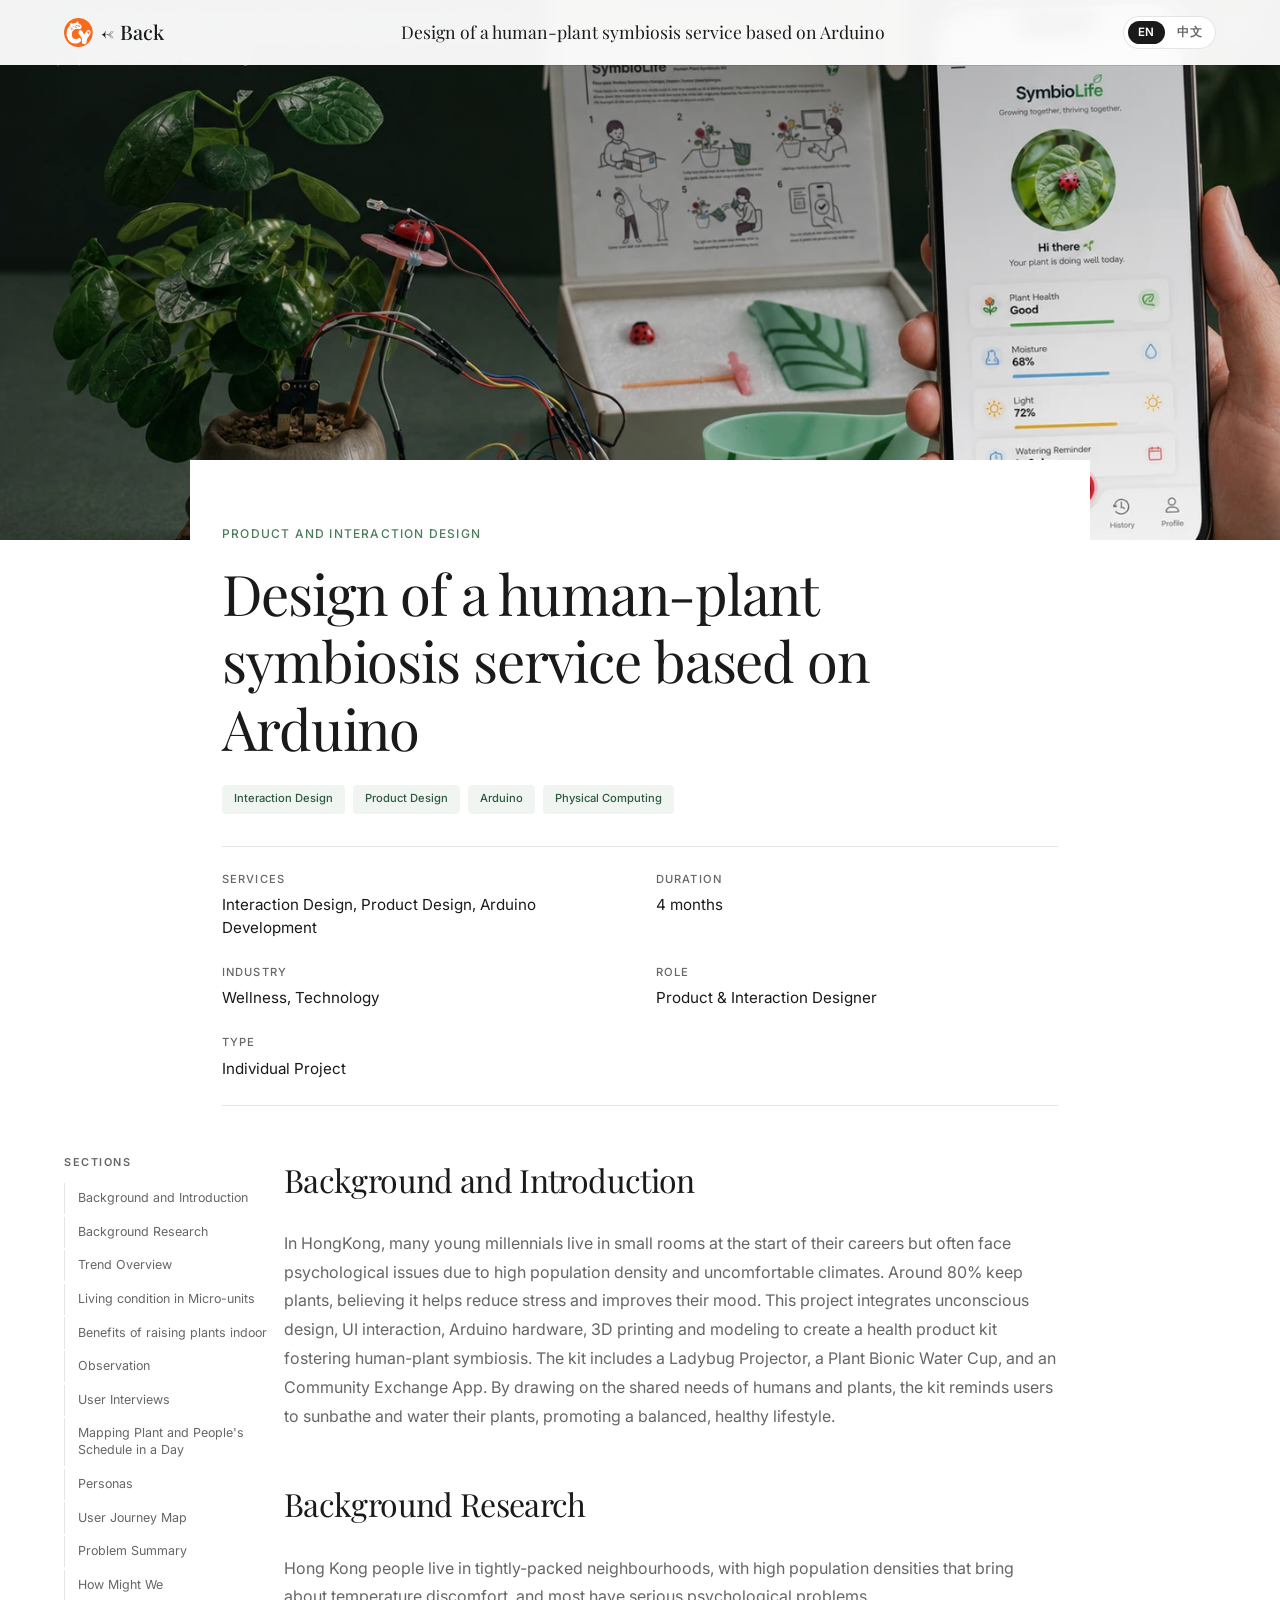
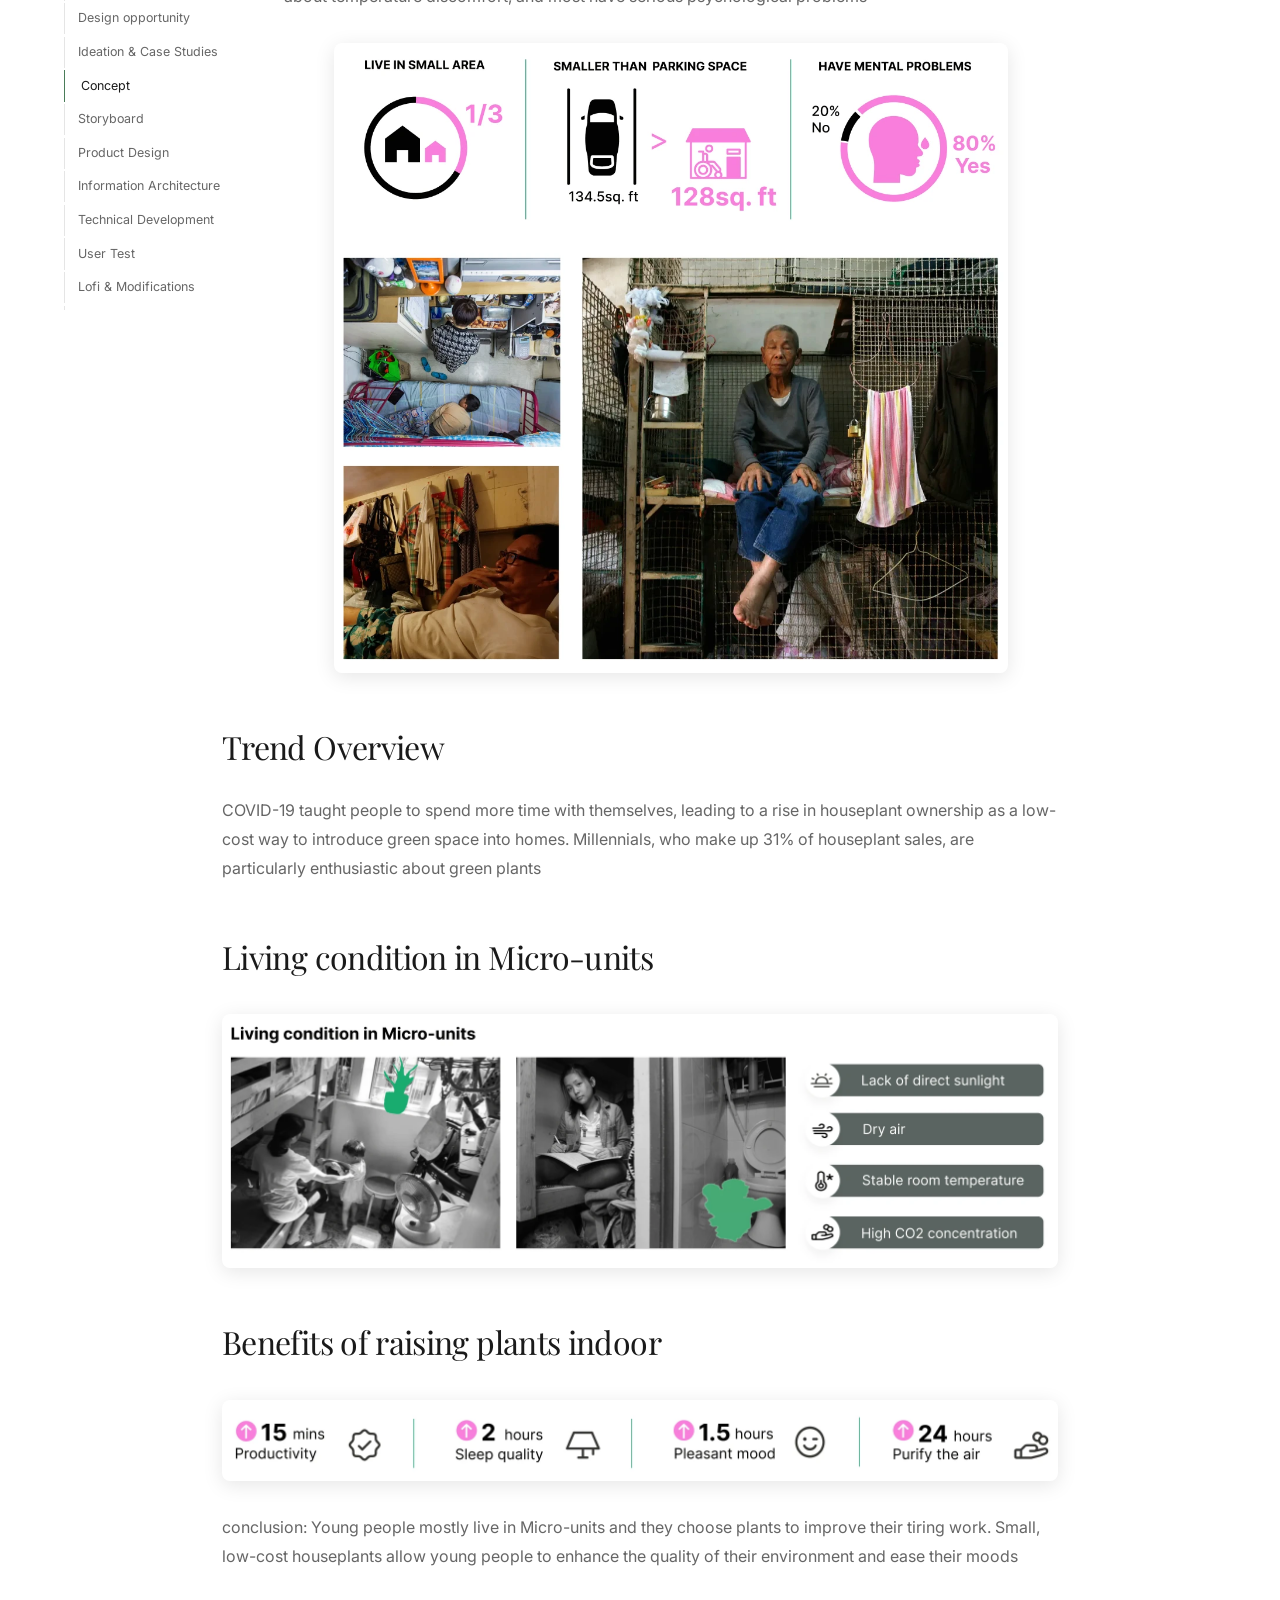
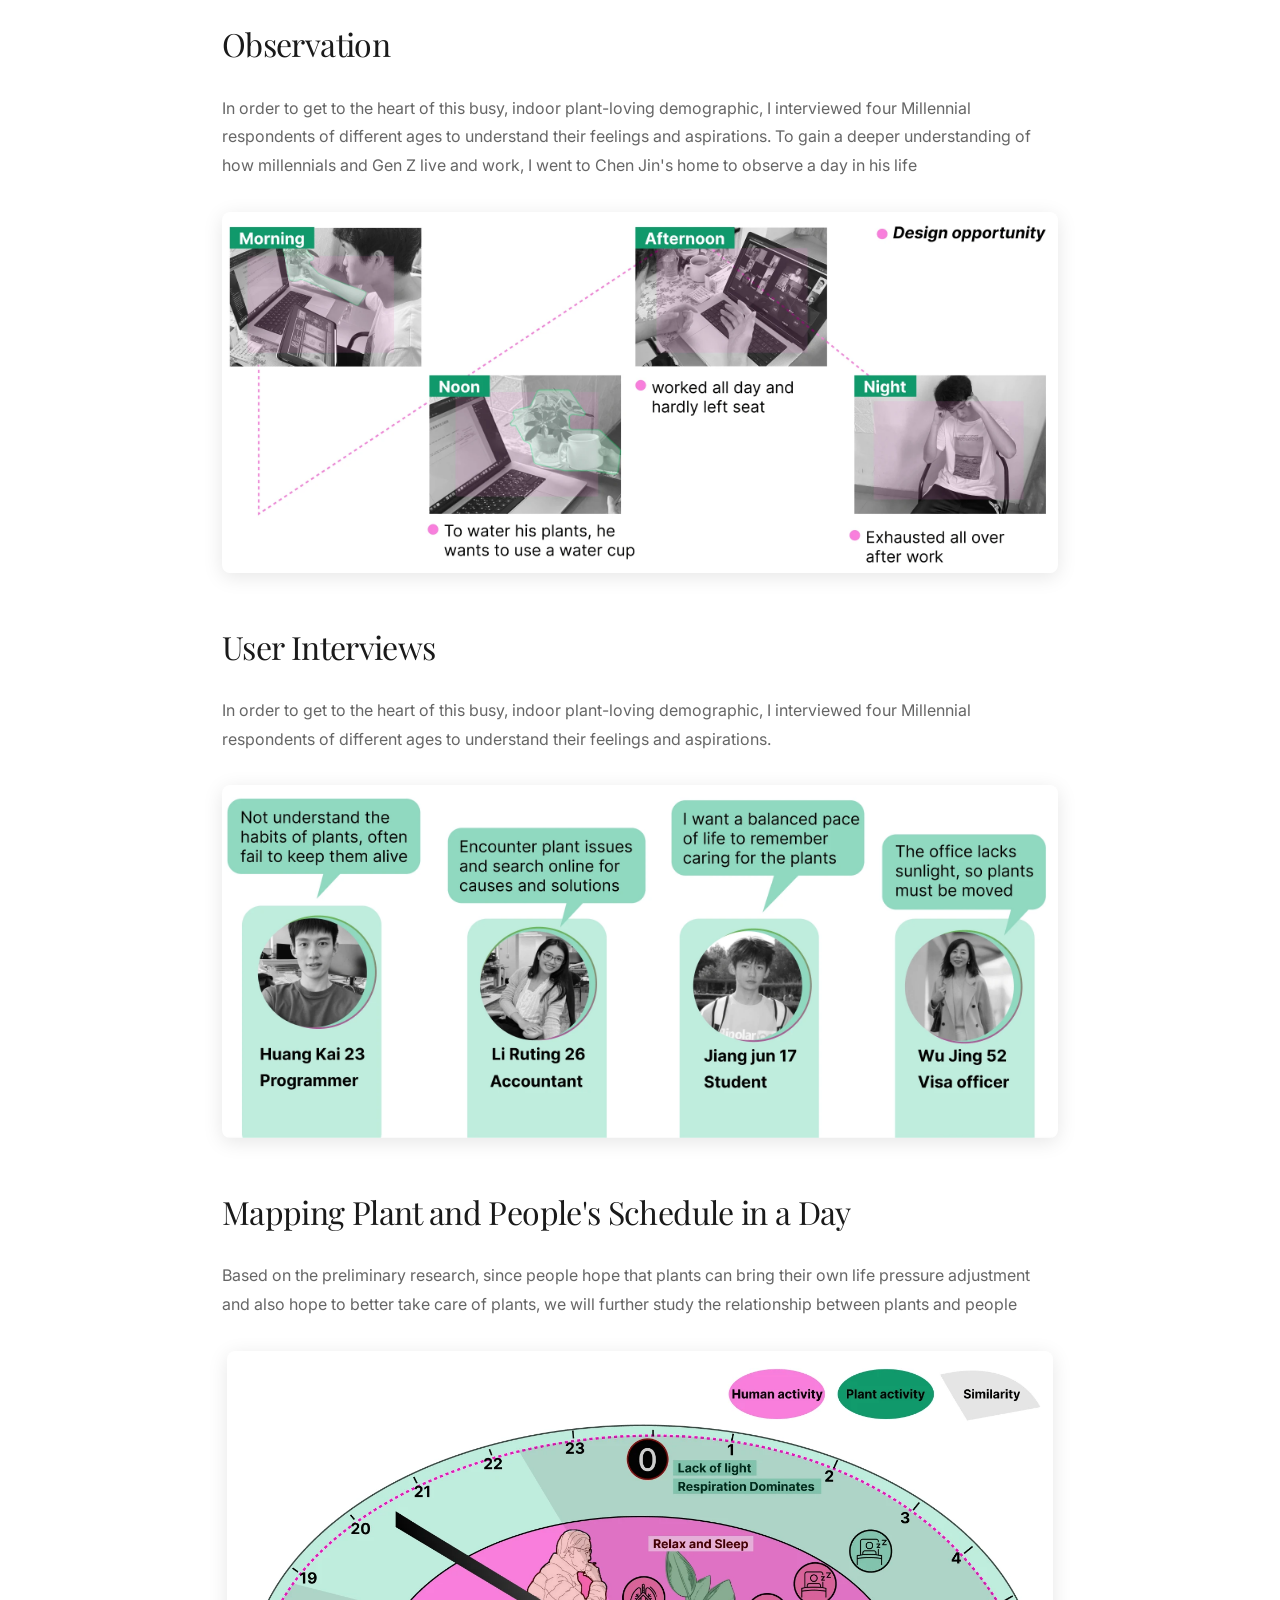
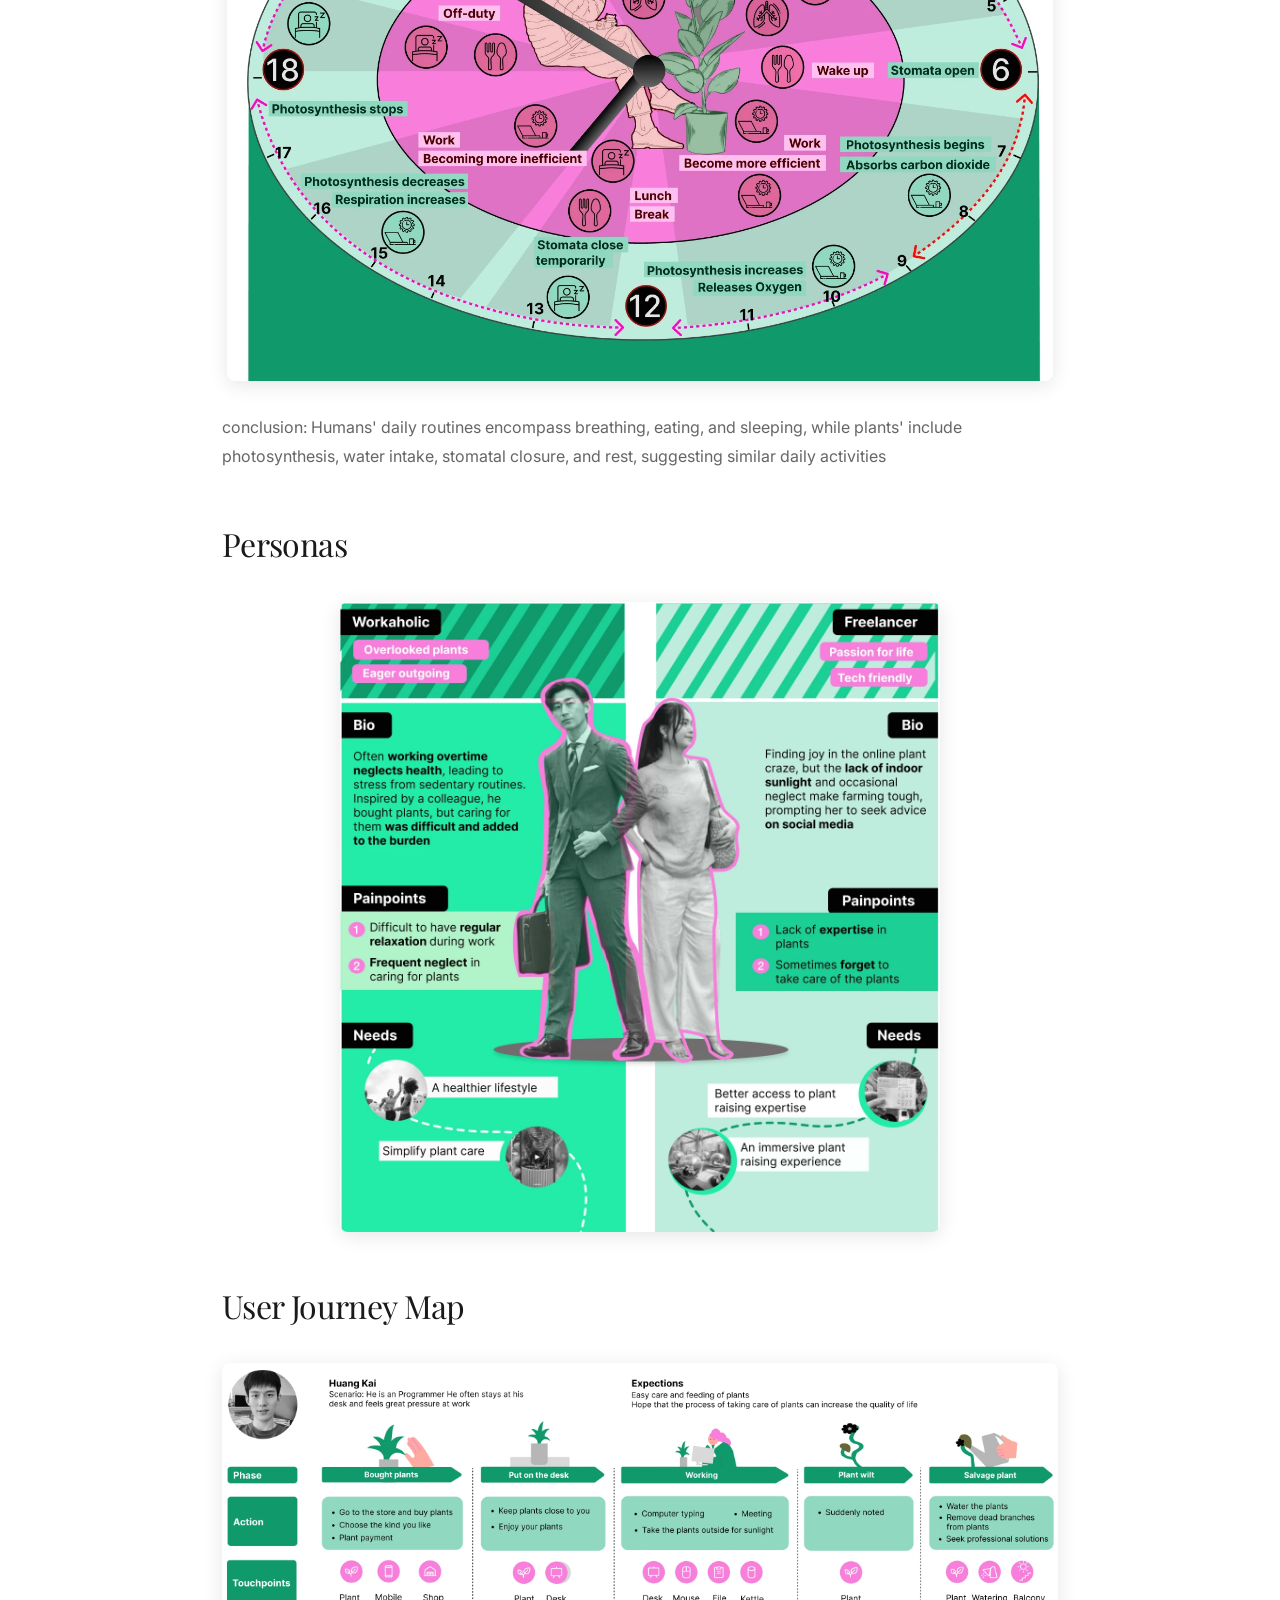
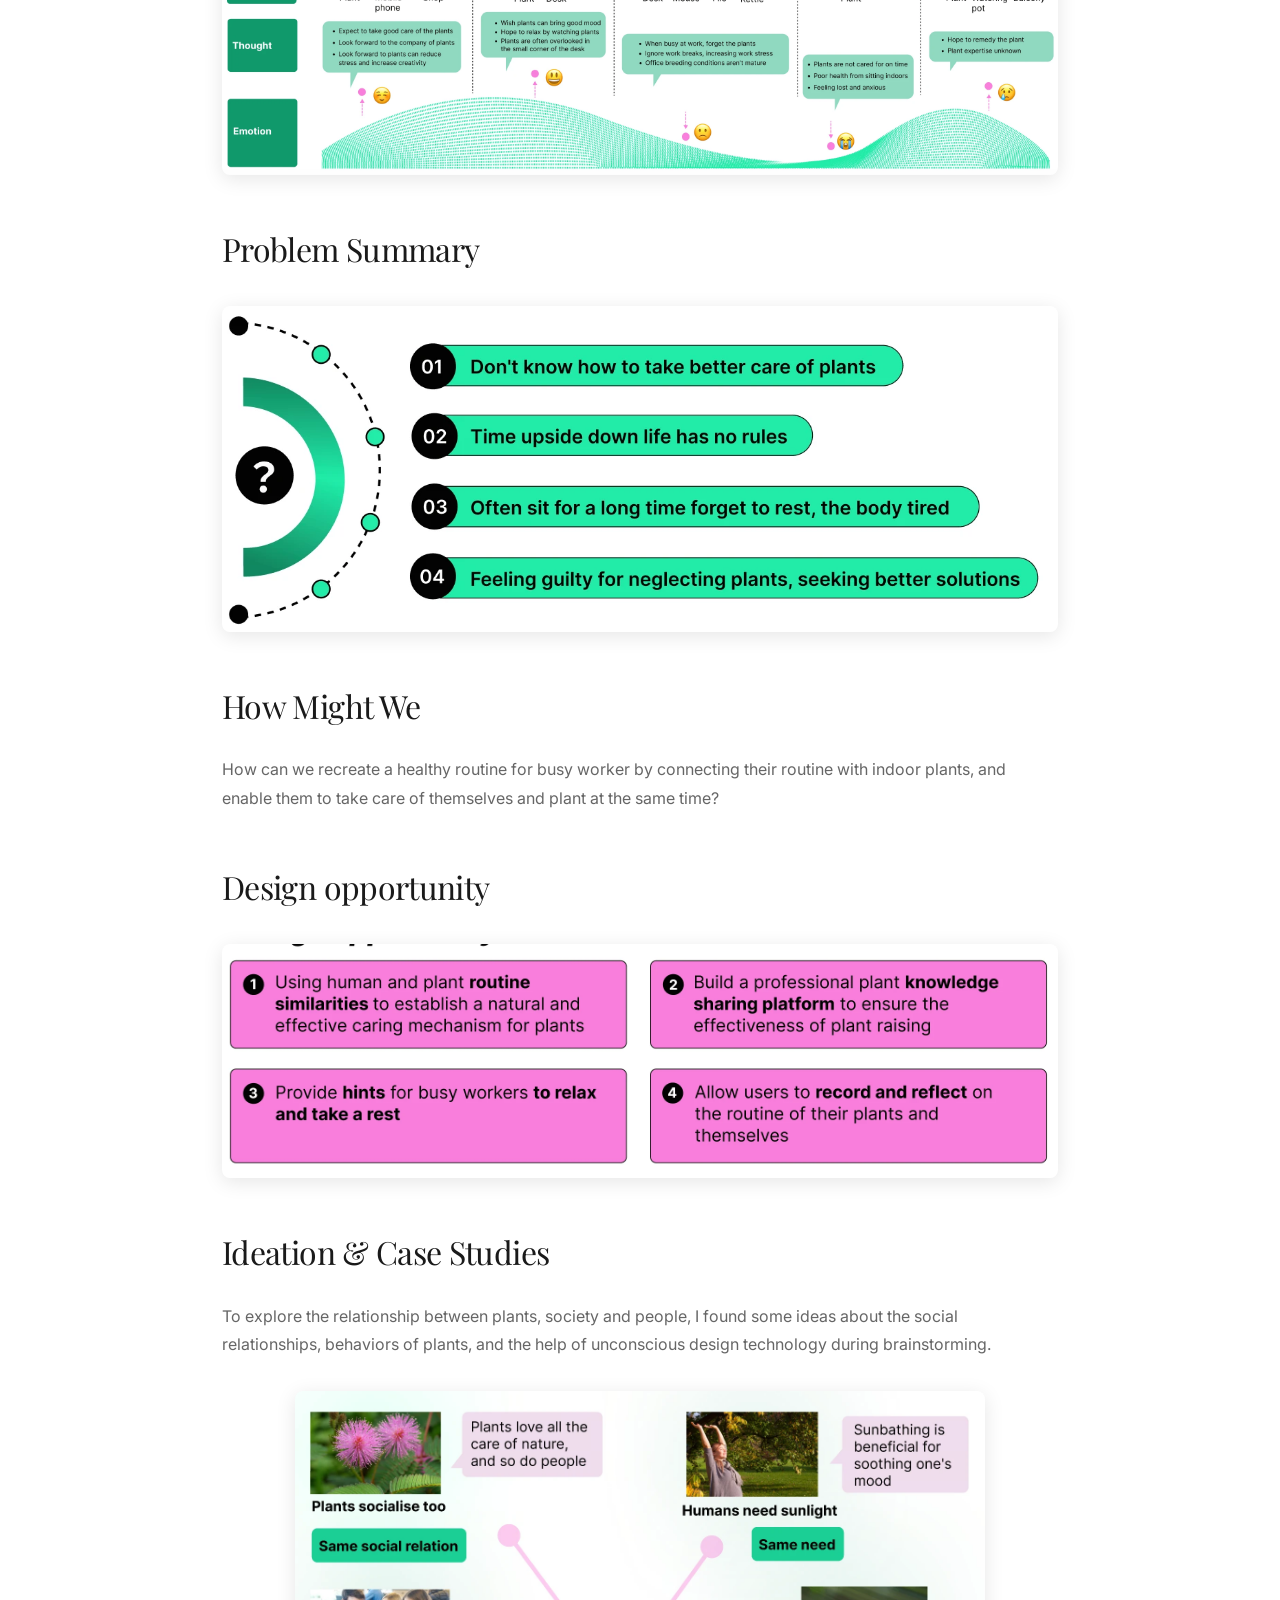
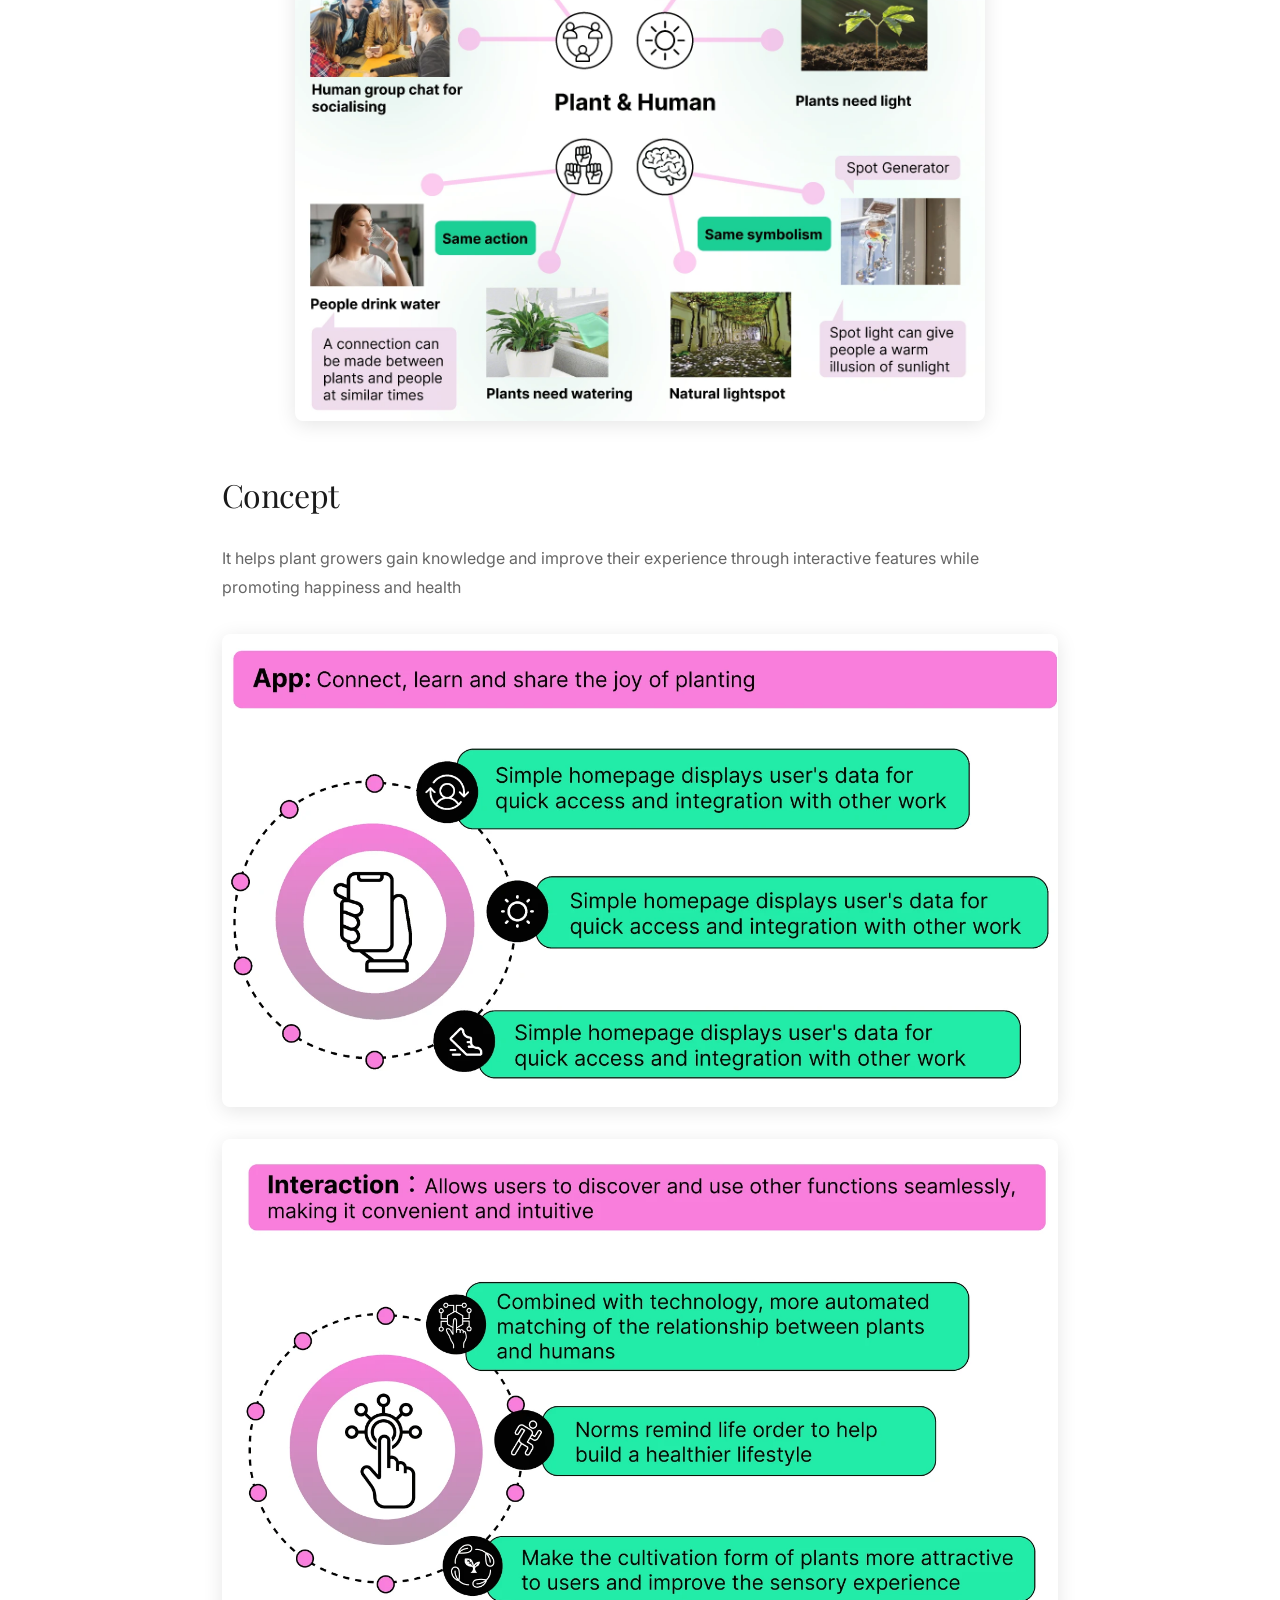
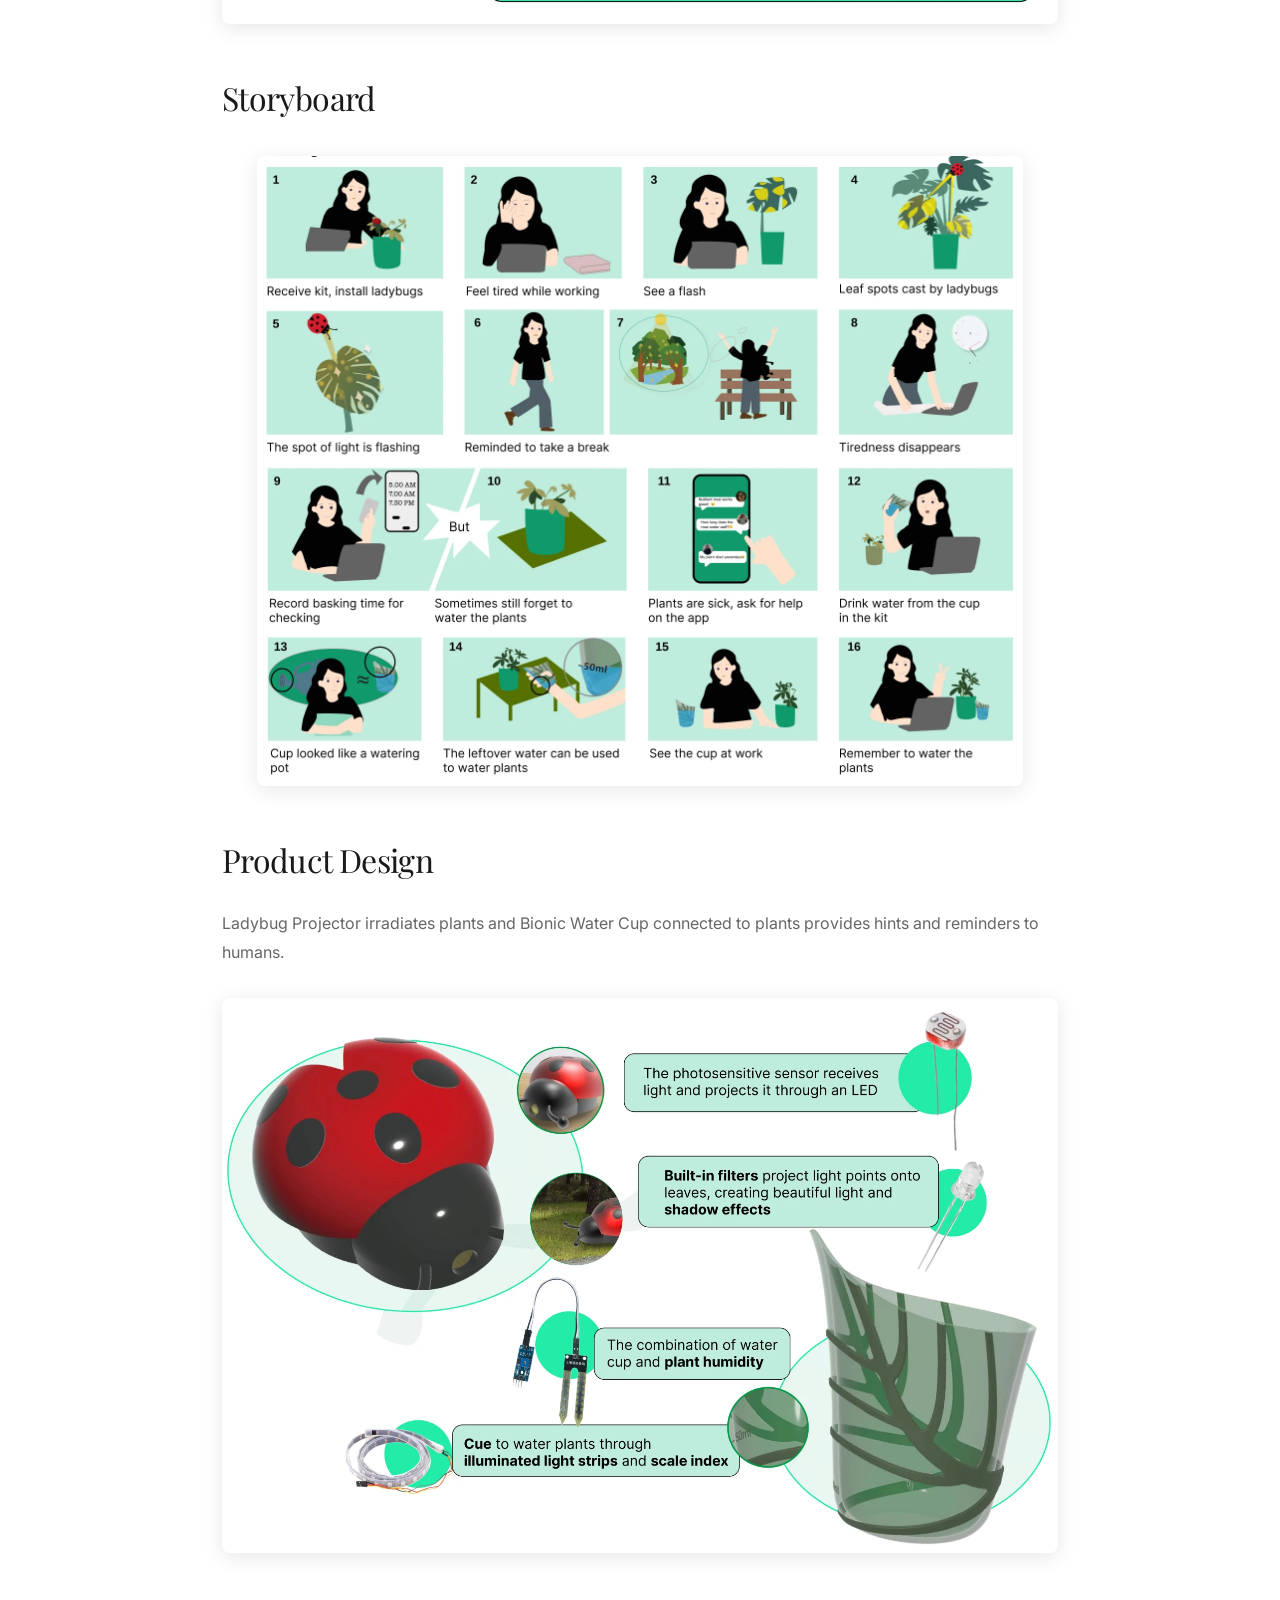
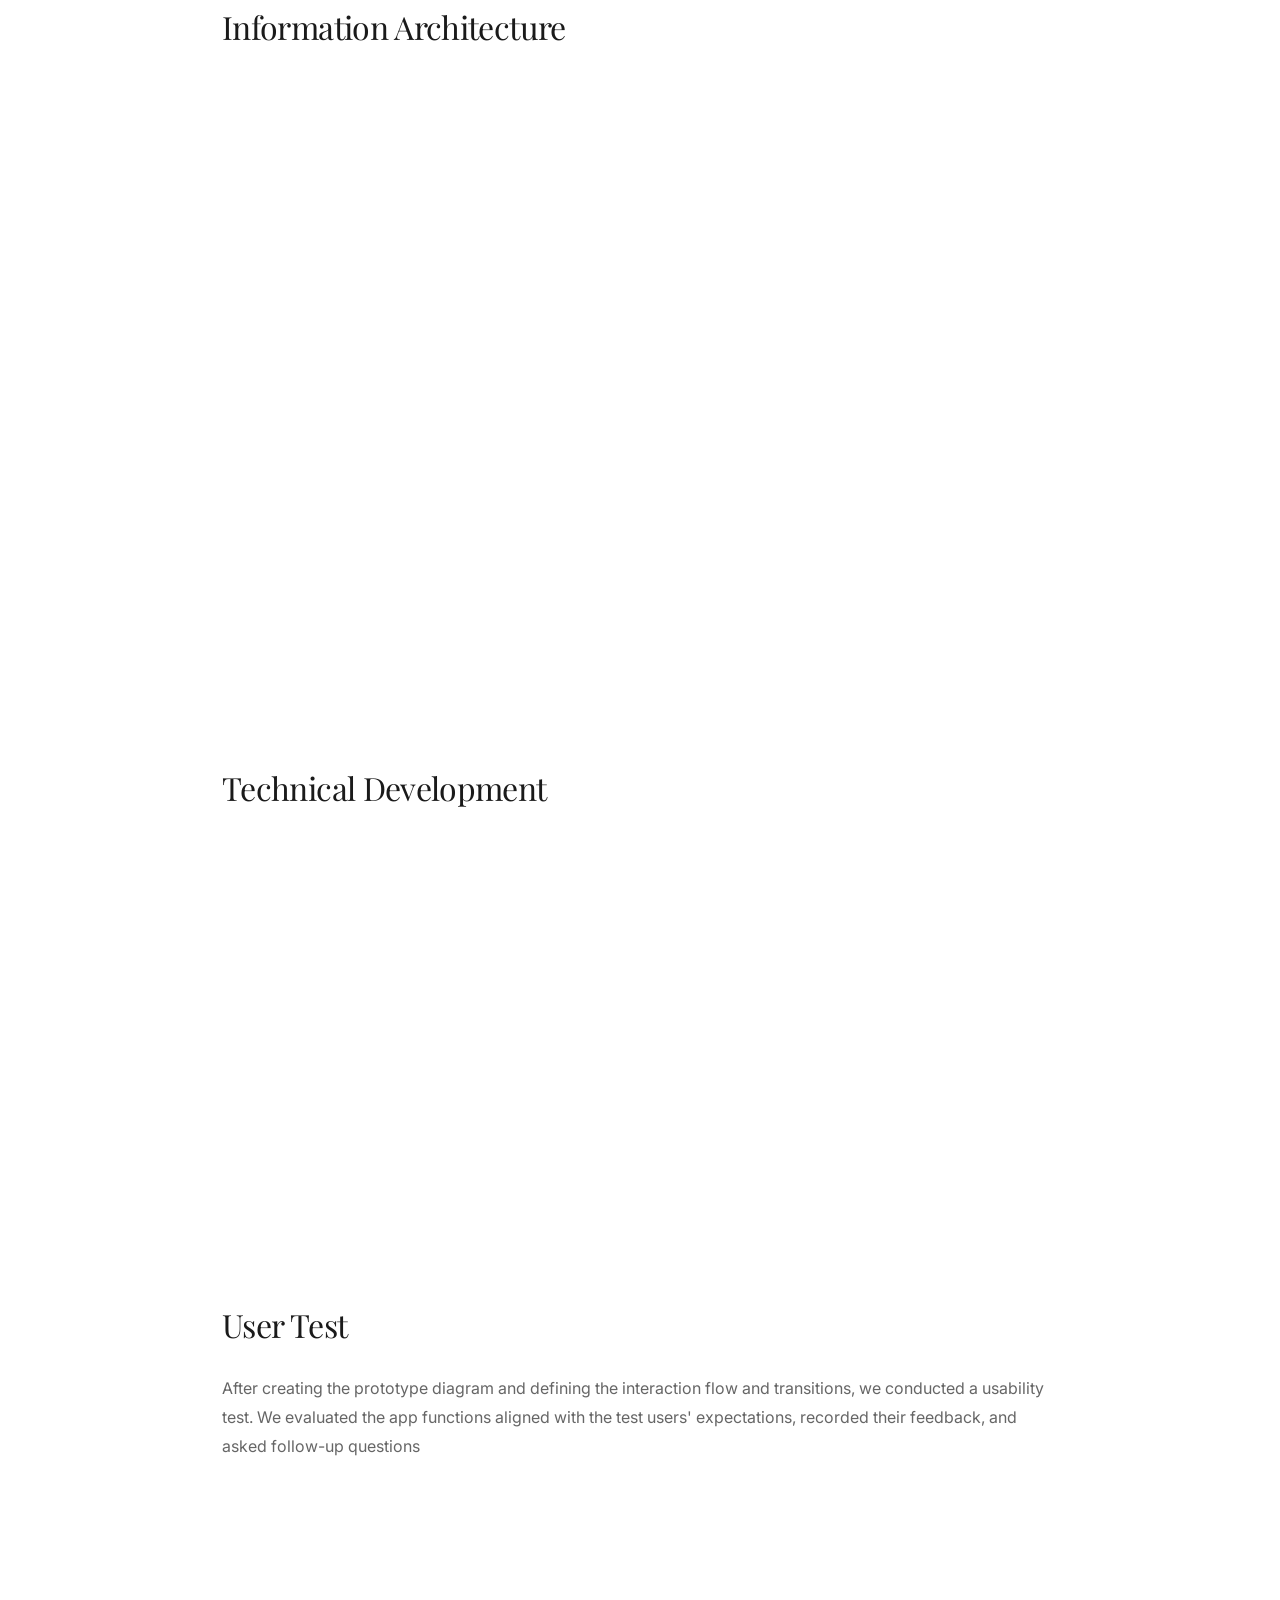
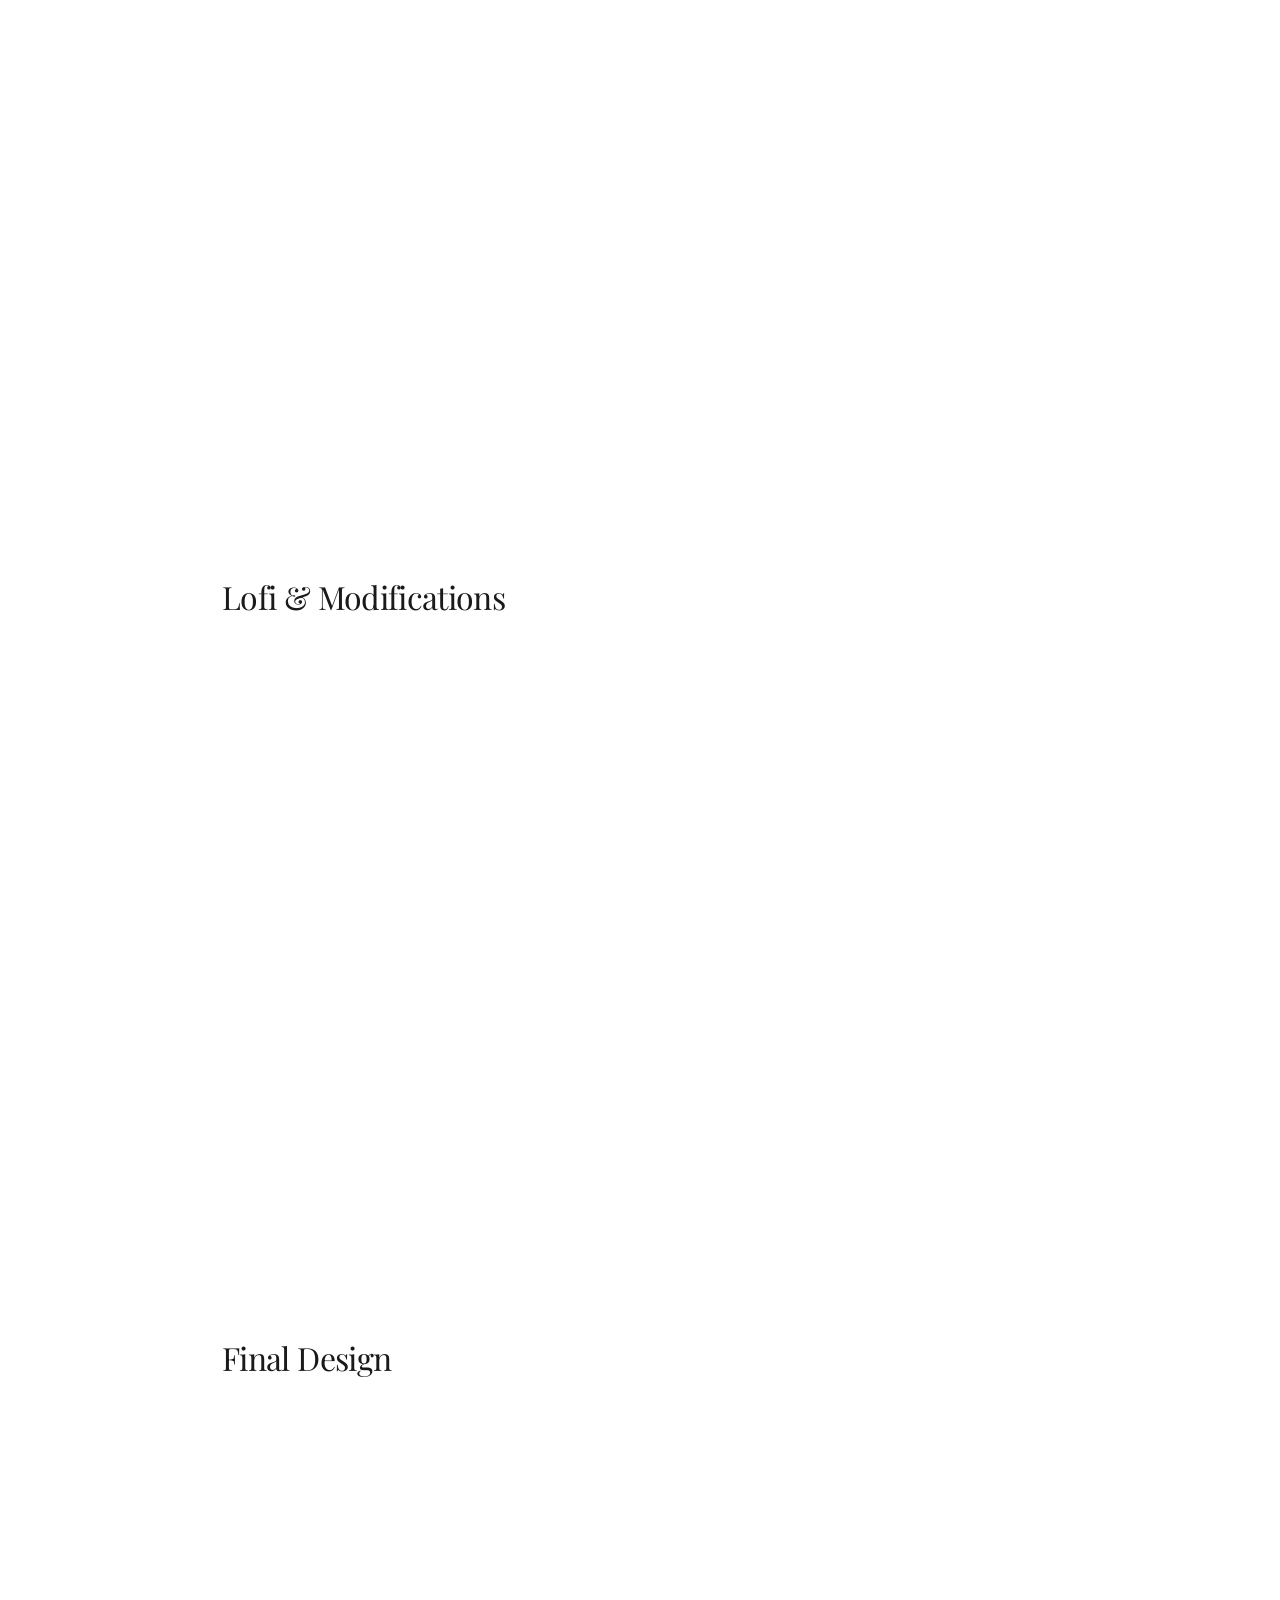
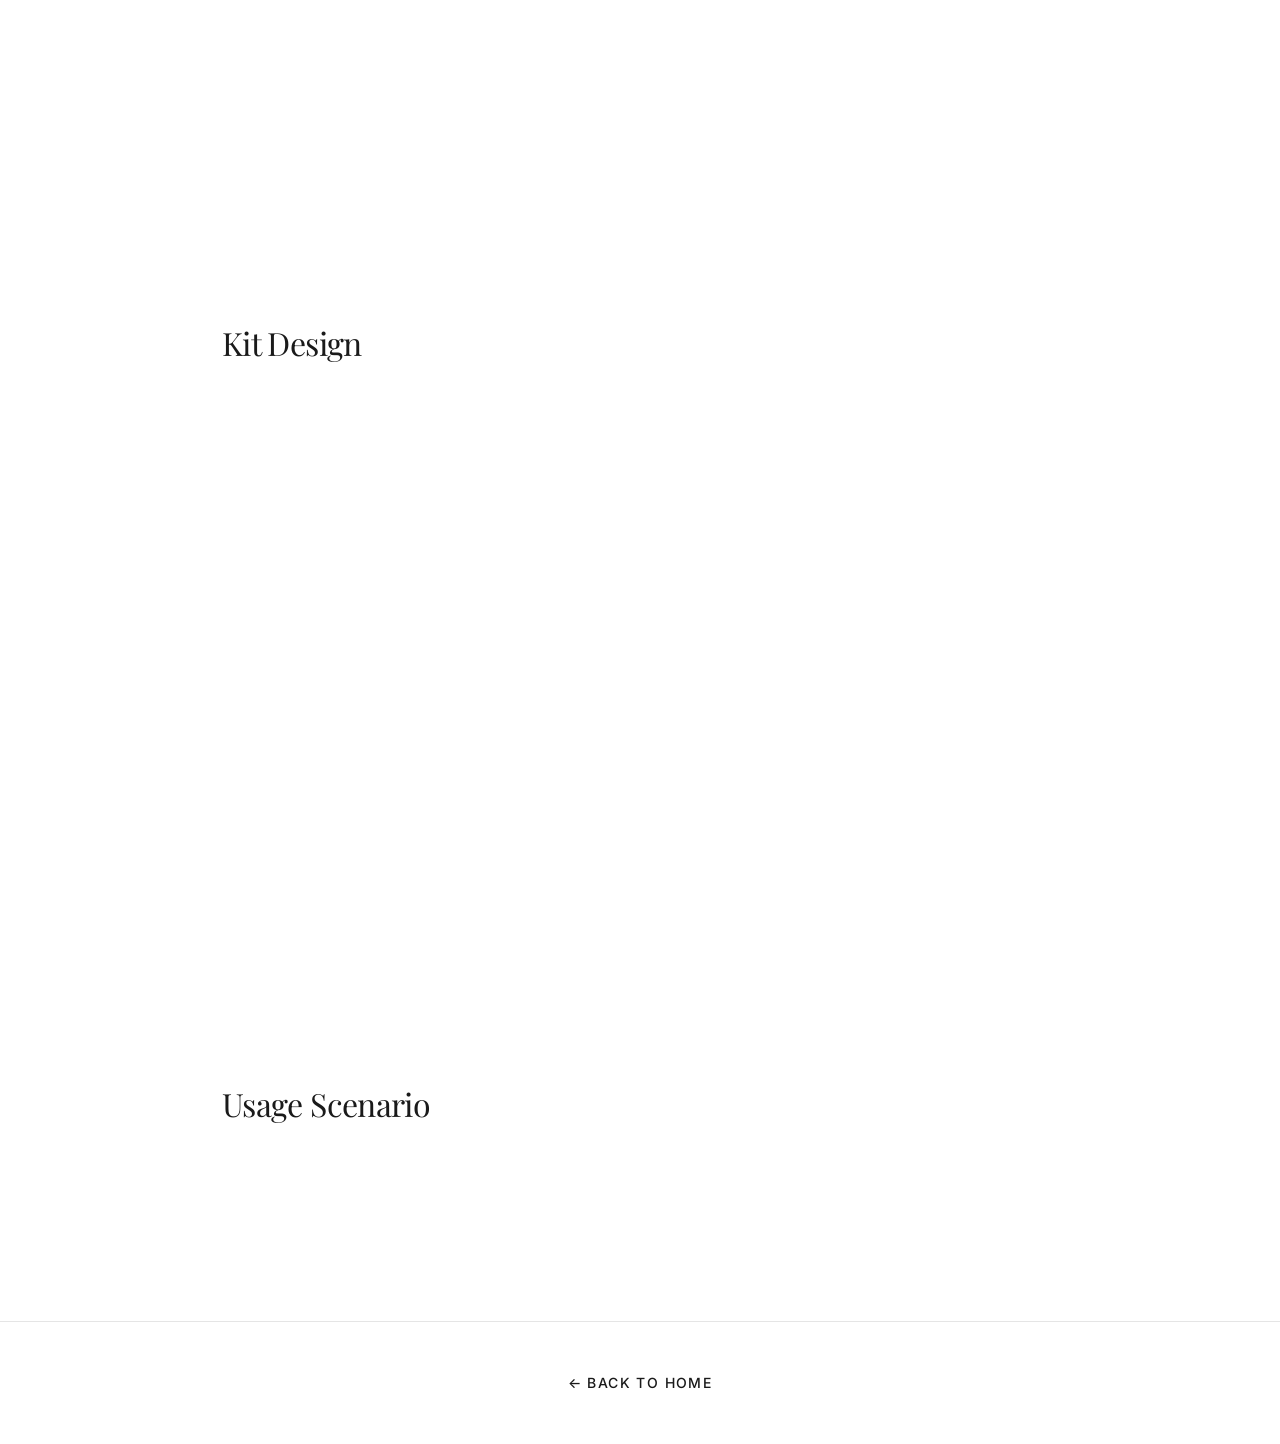
<file: docs/project/human-plant.html>
<!DOCTYPE html>
<html lang="en">
<head>
    <meta charset="UTF-8">
    <meta name="viewport" content="width=device-width, initial-scale=1.0">
    <title>Design of a human-plant symbiosis service based on Arduino | Ziqing Yang</title>
    <meta name="description" content="Human-plant symbiosis service using Arduino-based physical computing">
    <link rel="icon" type="image/png" href="../images/favicon.png">
    <link rel="apple-touch-icon" href="../images/apple-touch-icon.png">

    <link rel="preconnect" href="https://fonts.googleapis.com">
    <link rel="preconnect" href="https://fonts.gstatic.com" crossorigin>
    <link href="https://fonts.googleapis.com/css2?family=Inter:wght@300;400;500;600;700&family=Playfair+Display:wght@400;500;600&display=swap" rel="stylesheet">

    <style>
        :root {
            --color-bg: #ffffff;
            --color-bg-secondary: #f8f8f8;
            --color-text: #1a1a1a;
            --color-text-secondary: #666666;
            --color-accent: #4a7c59;
            --color-accent-light: #6b9e7c;
            --color-tag-bg: #f0f5f2;
            --color-border: rgba(0, 0, 0, 0.1);
            --font-primary: 'Inter', -apple-system, BlinkMacSystemFont, sans-serif;
            --font-display: 'Playfair Display', Georgia, serif;
            --transition-smooth: cubic-bezier(0.4, 0, 0.2, 1);
        }

        * {
            margin: 0;
            padding: 0;
            box-sizing: border-box;
        }

        html {
            scroll-behavior: smooth;
        }

        body {
            font-family: var(--font-primary);
            background-color: var(--color-bg);
            color: var(--color-text);
            line-height: 1.6;
            overflow-x: hidden;
        }

        /* Header */
        .header {
            position: fixed;
            top: 0;
            left: 0;
            right: 0;
            z-index: 1000;
            background: rgba(255, 255, 255, 0.95);
            backdrop-filter: blur(10px);
            padding: 1rem 4rem;
            box-shadow: 0 1px 0 var(--color-border);
        }

        .nav {
            max-width: 1400px;
            margin: 0 auto;
            display: flex;
            justify-content: space-between;
            align-items: center;
        }

        .back-link {
            display: inline-flex;
            align-items: center;
            gap: 0.5rem;
            font-family: var(--font-display);
            font-size: 1.25rem;
            font-weight: 500;
            color: var(--color-text);
            text-decoration: none;
            transition: opacity 0.3s var(--transition-smooth);
        }

        .nav-icon {
            width: 1.8rem;
            height: 1.8rem;
            flex: 0 0 auto;
            object-fit: contain;
        }

        .back-link:hover {
            opacity: 0.7;
        }

        .nav-title {
            font-family: var(--font-display);
            font-size: 1.1rem;
            font-weight: 400;
            white-space: normal;
            line-height: 1.4;
            text-align: center;
            flex: 1;
            padding: 0 2rem;
        }

        /* Hero Image */
        .hero-image {
            width: 100%;
            height: 60vh;
            position: relative;
            overflow: hidden;
        }

        .hero-image img {
            width: 100%;
            height: 100%;
            object-fit: cover;
        }

        .hero-overlay {
            position: absolute;
            inset: 0;
            background: linear-gradient(to bottom, rgba(0,0,0,0.2), transparent);
        }

        /* Content */
        .content-wrapper {
            max-width: 900px;
            margin: 0 auto;
            padding: 4rem 2rem;
            margin-top: -80px;
            position: relative;
            z-index: 10;
            background: var(--color-bg);
        }

        .project-meta {
            margin-bottom: 2rem;
        }

        .project-category {
            font-size: 0.75rem;
            font-weight: 500;
            letter-spacing: 0.1em;
            text-transform: uppercase;
            color: var(--color-accent);
            margin-bottom: 1rem;
            display: block;
        }

        .project-title {
            font-family: var(--font-display);
            font-size: clamp(2rem, 5vw, 3.5rem);
            font-weight: 400;
            line-height: 1.2;
            letter-spacing: -0.02em;
            margin-bottom: 1.5rem;
        }

        .project-tags {
            display: flex;
            flex-wrap: wrap;
            gap: 0.5rem;
            margin-bottom: 2rem;
        }

        .project-tag {
            font-size: 0.7rem;
            font-weight: 500;
            padding: 0.35rem 0.75rem;
            background-color: var(--color-tag-bg);
            border-radius: 4px;
            color: #2d5a3d;
        }

        .project-info {
            display: grid;
            grid-template-columns: repeat(2, 1fr);
            gap: 1.5rem 2rem;
            padding: 1.5rem 0;
            border-top: 1px solid var(--color-border);
            border-bottom: 1px solid var(--color-border);
            margin-bottom: 3rem;
        }

        .info-item {
            display: flex;
            flex-direction: column;
            gap: 0.35rem;
        }

        .info-label {
            font-size: 0.7rem;
            font-weight: 500;
            letter-spacing: 0.1em;
            text-transform: uppercase;
            color: var(--color-text-secondary);
        }

        .info-value {
            font-size: 0.95rem;
            font-weight: 400;
            color: var(--color-text);
            line-height: 1.5;
        }

        /* Markdown Content Styles */
        .markdown-content h1 {
            font-family: var(--font-display);
            font-size: 2rem;
            font-weight: 400;
            margin-top: 3rem;
            margin-bottom: 1.5rem;
            letter-spacing: -0.02em;
        }

        .markdown-content h2 {
            font-family: var(--font-display);
            font-size: 1.5rem;
            font-weight: 400;
            margin-top: 2.5rem;
            margin-bottom: 1.25rem;
            letter-spacing: -0.01em;
        }

        .markdown-content h3 {
            font-family: var(--font-display);
            font-size: 1.25rem;
            font-weight: 500;
            margin-top: 2rem;
            margin-bottom: 1rem;
        }

        .markdown-content p {
            margin-bottom: 1rem;
            line-height: 1.8;
            color: var(--color-text-secondary);
        }

        .markdown-content img {
            max-width: 100%;
            max-height: 70vh;
            width: auto;
            height: auto;
            margin: 2rem auto;
            border-radius: 8px;
            box-shadow: 0 4px 20px rgba(0, 0, 0, 0.1);
            display: block;
            background-color: var(--color-bg-secondary);
            opacity: 0;
            transition: opacity 0.5s ease;
            object-fit: contain;
        }

        .markdown-content img.loaded {
            opacity: 1;
        }

        /* Skeleton loading - simple gray background */
        .markdown-content img:not(.loaded) {
            background-color: #f5f5f5;
        }

        .markdown-content strong {
            color: var(--color-text);
            font-weight: 600;
        }

        /* Footer */
        .footer {
            padding: 3rem 2rem;
            text-align: center;
            border-top: 1px solid var(--color-border);
            margin-top: 4rem;
        }

        .footer a {
            font-size: 0.875rem;
            font-weight: 500;
            letter-spacing: 0.1em;
            text-transform: uppercase;
            color: var(--color-text);
            text-decoration: none;
            transition: color 0.3s var(--transition-smooth);
        }

        .footer a:hover {
            color: var(--color-accent);
        }

        /* Responsive */
        @media (max-width: 768px) {
            .header {
                padding: 1rem 1.5rem;
            }

            .nav-title {
                display: none;
            }

            .hero-image {
                height: 40vh;
            }

            .content-wrapper {
                padding: 2rem 1.5rem;
                margin-top: -40px;
            }

            .markdown-content h1 {
                font-size: 1.75rem;
            }

            .markdown-content h2 {
                font-size: 1.25rem;
            }

            .project-info {
                grid-template-columns: 1fr;
                gap: 1rem;
            }
        }

        /* Fade in animation */
        @keyframes fadeInUp {
            from {
                opacity: 0;
                transform: translateY(20px);
            }
            to {
                opacity: 1;
                transform: translateY(0);
            }
        }

        .fade-in {
            animation: fadeInUp 0.6s var(--transition-smooth) forwards;
        }
    </style>
    <link rel="stylesheet" href="../css/project-toc.css">
</head>
<body>
    <header class="header">
        <nav class="nav">
            <a href="../index.html" class="back-link"><img src="../images/site-icon.png" alt="" class="nav-icon" aria-hidden="true"><span>← Back</span></a>
            <span class="nav-title">Design of a human-plant symbiosis service based on Arduino</span>
            <div style="width: 60px;"></div>
        </nav>
    </header>

    <div class="hero-image">
        <img src="../images/project-4.webp" alt="Human-Plant Symbiosis Project Cover">
        <div class="hero-overlay"></div>
    </div>

    <article class="content-wrapper">
        <div class="project-meta fade-in">
            <span class="project-category">Product and Interaction Design</span>
            <h1 class="project-title">Design of a human-plant symbiosis service based on Arduino</h1>
            <div class="project-tags">
                <span class="project-tag">Interaction Design</span>
                <span class="project-tag">Product Design</span>
                <span class="project-tag">Arduino</span>
                <span class="project-tag">Physical Computing</span>
            </div>

            <div class="project-info">
                <div class="info-item">
                    <span class="info-label">Services</span>
                    <span class="info-value">Interaction Design, Product Design, Arduino Development</span>
                </div>
                <div class="info-item">
                    <span class="info-label">Duration</span>
                    <span class="info-value">4 months</span>
                </div>
                <div class="info-item">
                    <span class="info-label">Industry</span>
                    <span class="info-value">Wellness, Technology</span>
                </div>
                <div class="info-item">
                    <span class="info-label">Role</span>
                    <span class="info-value">Product & Interaction Designer</span>
                </div>
                <div class="info-item">
                    <span class="info-label">Type</span>
                    <span class="info-value">Individual Project</span>
                </div>
            </div>
        </div>

        <div class="markdown-content fade-in">
<h1>Background and Introduction</h1>
<p>In HongKong, many young millennials live in small rooms at the start of their careers but often face psychological issues due to high population density and uncomfortable climates. Around 80% keep plants, believing it helps reduce stress and improves their mood.

This project integrates unconscious design, UI interaction, Arduino hardware, 3D printing and modeling to create a health product kit fostering human-plant symbiosis. The kit includes a Ladybug Projector, a Plant Bionic Water Cup, and an Community Exchange App. By drawing on the shared needs of humans and plants, the kit reminds users to sunbathe and water their plants, promoting a balanced, healthy lifestyle.</p>
<h1>Background Research</h1>
<p>Hong Kong people live in tightly-packed neighbourhoods, with high population densities that bring about temperature discomfort, and most have serious psychological problems</p>
<img src="./images/human-plant/image6.webp" alt="" loading="lazy">
<h1>Trend Overview</h1>
<p>COVID-19 taught people to spend more time with themselves, leading to a rise in houseplant ownership as a low-cost way to introduce green space into homes. Millennials, who make up 31% of houseplant sales, are particularly enthusiastic about green plants</p>
<h1>Living condition in Micro-units</h1>
<img src="./images/human-plant/image5.webp" alt="" loading="lazy">
<h1>Benefits of raising plants indoor</h1>
<img src="./images/human-plant/image4.webp" alt="" loading="lazy">
<p>conclusion: Young people mostly live in Micro-units and they choose plants to improve their tiring work. Small, low-cost houseplants allow young people to enhance the quality of their environment and ease their moods</p>
<h1>Observation</h1>
<p>In order to get to the heart of this busy, indoor plant-loving demographic, I interviewed four Millennial respondents of different ages to understand their feelings and aspirations. To gain a deeper understanding of how millennials and Gen Z live and work, I went to Chen Jin's home to observe a day in his life</p>
<img src="./images/human-plant/image3.webp" alt="" loading="lazy">
<h1>User Interviews</h1>
<p>In order to get to the heart of this busy, indoor plant-loving demographic, I interviewed four Millennial respondents of different ages to understand their feelings and aspirations.</p>
<img src="./images/human-plant/image2.webp" alt="" loading="lazy">
<h1>Mapping Plant and People's Schedule in a Day</h1>
<p>Based on the preliminary research, since people hope that plants can bring their own life pressure adjustment and also hope to better take care of plants, we will further study the relationship between plants and people</p>
<img src="./images/human-plant/image1.webp" alt="" loading="lazy">
<p>conclusion: Humans' daily routines encompass breathing, eating, and sleeping, while plants' include photosynthesis, water intake, stomatal closure, and rest, suggesting similar daily activities</p>
<h1>Personas</h1>
<img src="./images/human-plant/image23.webp" alt="" loading="lazy">
<h1>User Journey Map</h1>
<img src="./images/human-plant/image22.webp" alt="" loading="lazy">
<h1>Problem Summary</h1>
<img src="./images/human-plant/image21.webp" alt="" loading="lazy">
<h1>How Might We</h1>
<p>How can we recreate a healthy routine for busy worker by connecting their routine with indoor plants, and enable them to take care of themselves and plant at the same time?</p>
<h1>Design opportunity</h1>
<img src="./images/human-plant/image20.webp" alt="" loading="lazy">
<h1>Ideation & Case Studies</h1>
<p>To explore the relationship between plants, society and people, I found some ideas about the social relationships, behaviors of plants, and the help of unconscious design technology during brainstorming.</p>
<img src="./images/human-plant/image19.webp" alt="" loading="lazy">
<h1>Concept</h1>
<p>It helps plant growers gain knowledge and improve their experience through interactive features while promoting happiness and health</p>
<img src="./images/human-plant/image18.webp" alt="" loading="lazy">
<img src="./images/human-plant/image17.webp" alt="" loading="lazy">
<h1>Storyboard</h1>
<img src="./images/human-plant/image16.webp" alt="" loading="lazy">
<h1>Product Design</h1>
<p>Ladybug Projector irradiates plants and Bionic Water Cup connected to plants provides hints and reminders to humans.</p>
<img src="./images/human-plant/image15.webp" alt="" loading="lazy">
<h1>Information Architecture</h1>
<img src="./images/human-plant/image14.webp" alt="" loading="lazy">
<h1>Technical Development</h1>
<img src="./images/human-plant/image13.webp" alt="" loading="lazy">
<img src="./images/human-plant/image12.webp" alt="" loading="lazy">
<h1>User Test</h1>
<p>After creating the prototype diagram and defining the interaction flow and transitions, we conducted a usability test. We evaluated the app functions aligned with the test users' expectations, recorded their feedback, and asked follow-up questions</p>
<img src="./images/human-plant/image11.webp" alt="" loading="lazy">
<h1>Lofi & Modifications</h1>
<img src="./images/human-plant/image10.webp" alt="" loading="lazy">
<h1>Final Design</h1>
<img src="./images/human-plant/image9.webp" alt="" loading="lazy">
<h1>Kit Design</h1>
<img src="./images/human-plant/image8.webp" alt="" loading="lazy">
<h1>Usage Scenario</h1>
<img src="./images/human-plant/image7.webp" alt="" loading="lazy">
        </div>
    </article>

    <footer class="footer">
        <a href="../index.html">← Back to Home</a>
    </footer>

    <script>
        // Header scroll effect
        const header = document.querySelector('.header');
        window.addEventListener('scroll', function() {
            if (window.scrollY > 100) {
                header.style.boxShadow = '0 2px 10px rgba(0,0,0,0.1)';
            } else {
                header.style.boxShadow = '0 1px 0 var(--color-border)';
            }
        }, { passive: true });

        // Progressive image loading with IntersectionObserver
        const images = document.querySelectorAll('.markdown-content img');

        const imageObserver = new IntersectionObserver((entries, observer) => {
            entries.forEach(entry => {
                if (entry.isIntersecting) {
                    const img = entry.target;

                    // Create a new image to preload
                    const preloadImg = new Image();
                    preloadImg.src = img.src;

                    preloadImg.onload = function() {
                        img.classList.add('loaded');
                    };

                    // Fallback if already cached
                    if (preloadImg.complete) {
                        img.classList.add('loaded');
                    }

                    observer.unobserve(img);
                }
            });
        }, {
            root: null,
            rootMargin: '100px 0px',
            threshold: 0.1
        });

        images.forEach(img => {
            // Skip hero image (already loaded)
            if (!img.closest('.hero-image')) {
                imageObserver.observe(img);
            }
        });

        // Preload next few images for smoother scrolling
        let currentImageIndex = 0;
        const preloadNextImages = () => {
            const contentImages = Array.from(images).filter(img => !img.closest('.hero-image'));
            const preloadCount = 3; // Preload next 3 images

            for (let i = currentImageIndex; i < Math.min(currentImageIndex + preloadCount, contentImages.length); i++) {
                const img = contentImages[i];
                if (!img.classList.contains('loaded')) {
                    const preloadImg = new Image();
                    preloadImg.src = img.src;
                }
            }
        };

        window.addEventListener('scroll', () => {
            const scrollY = window.scrollY;
            const windowHeight = window.innerHeight;
            const images = document.querySelectorAll('.markdown-content img:not(.loaded)');

            images.forEach((img, index) => {
                const rect = img.getBoundingClientRect();
                if (rect.top < windowHeight + 200) {
                    currentImageIndex = index;
                }
            });

            preloadNextImages();
        }, { passive: true });
    </script>
    <script src="../js/project-toc.js"></script>
    <script src="../js/image-lightbox.js"></script>
    <script src="../js/i18n.js"></script>
</body>
</html>
</file>
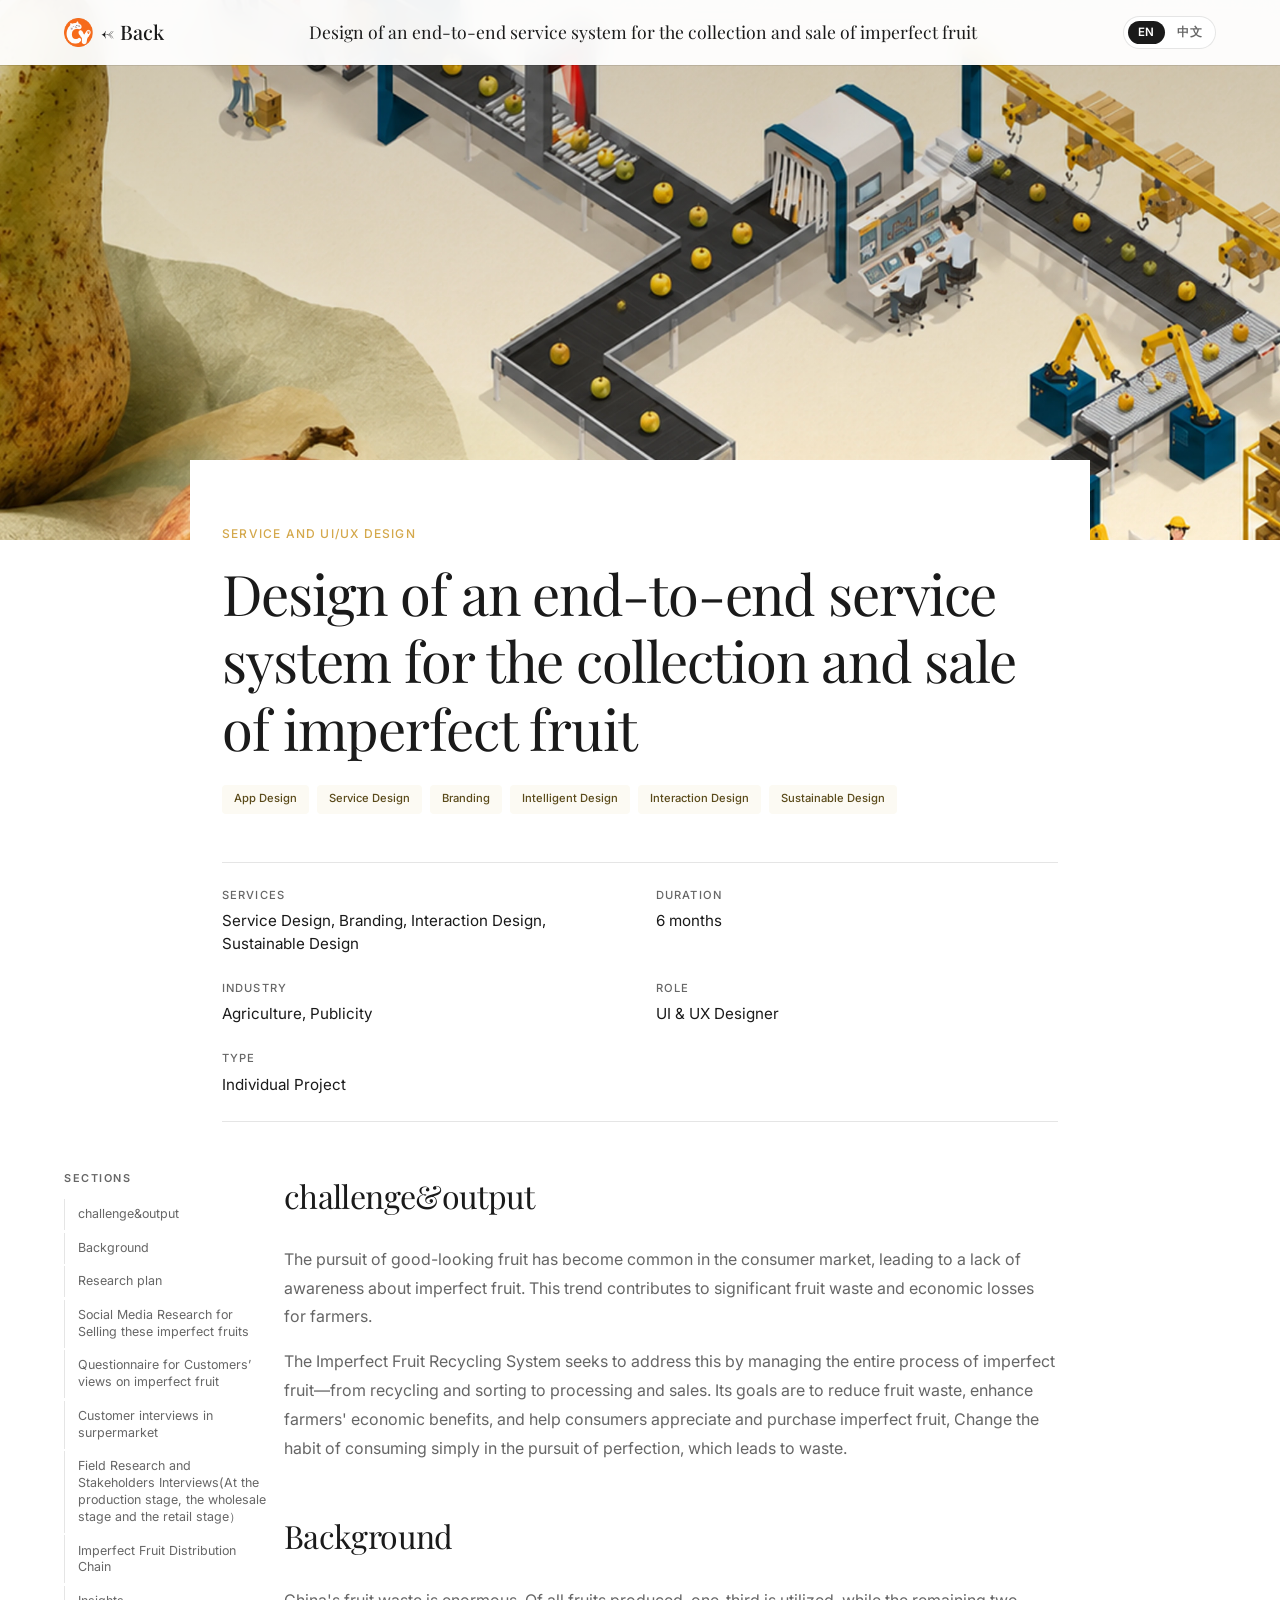
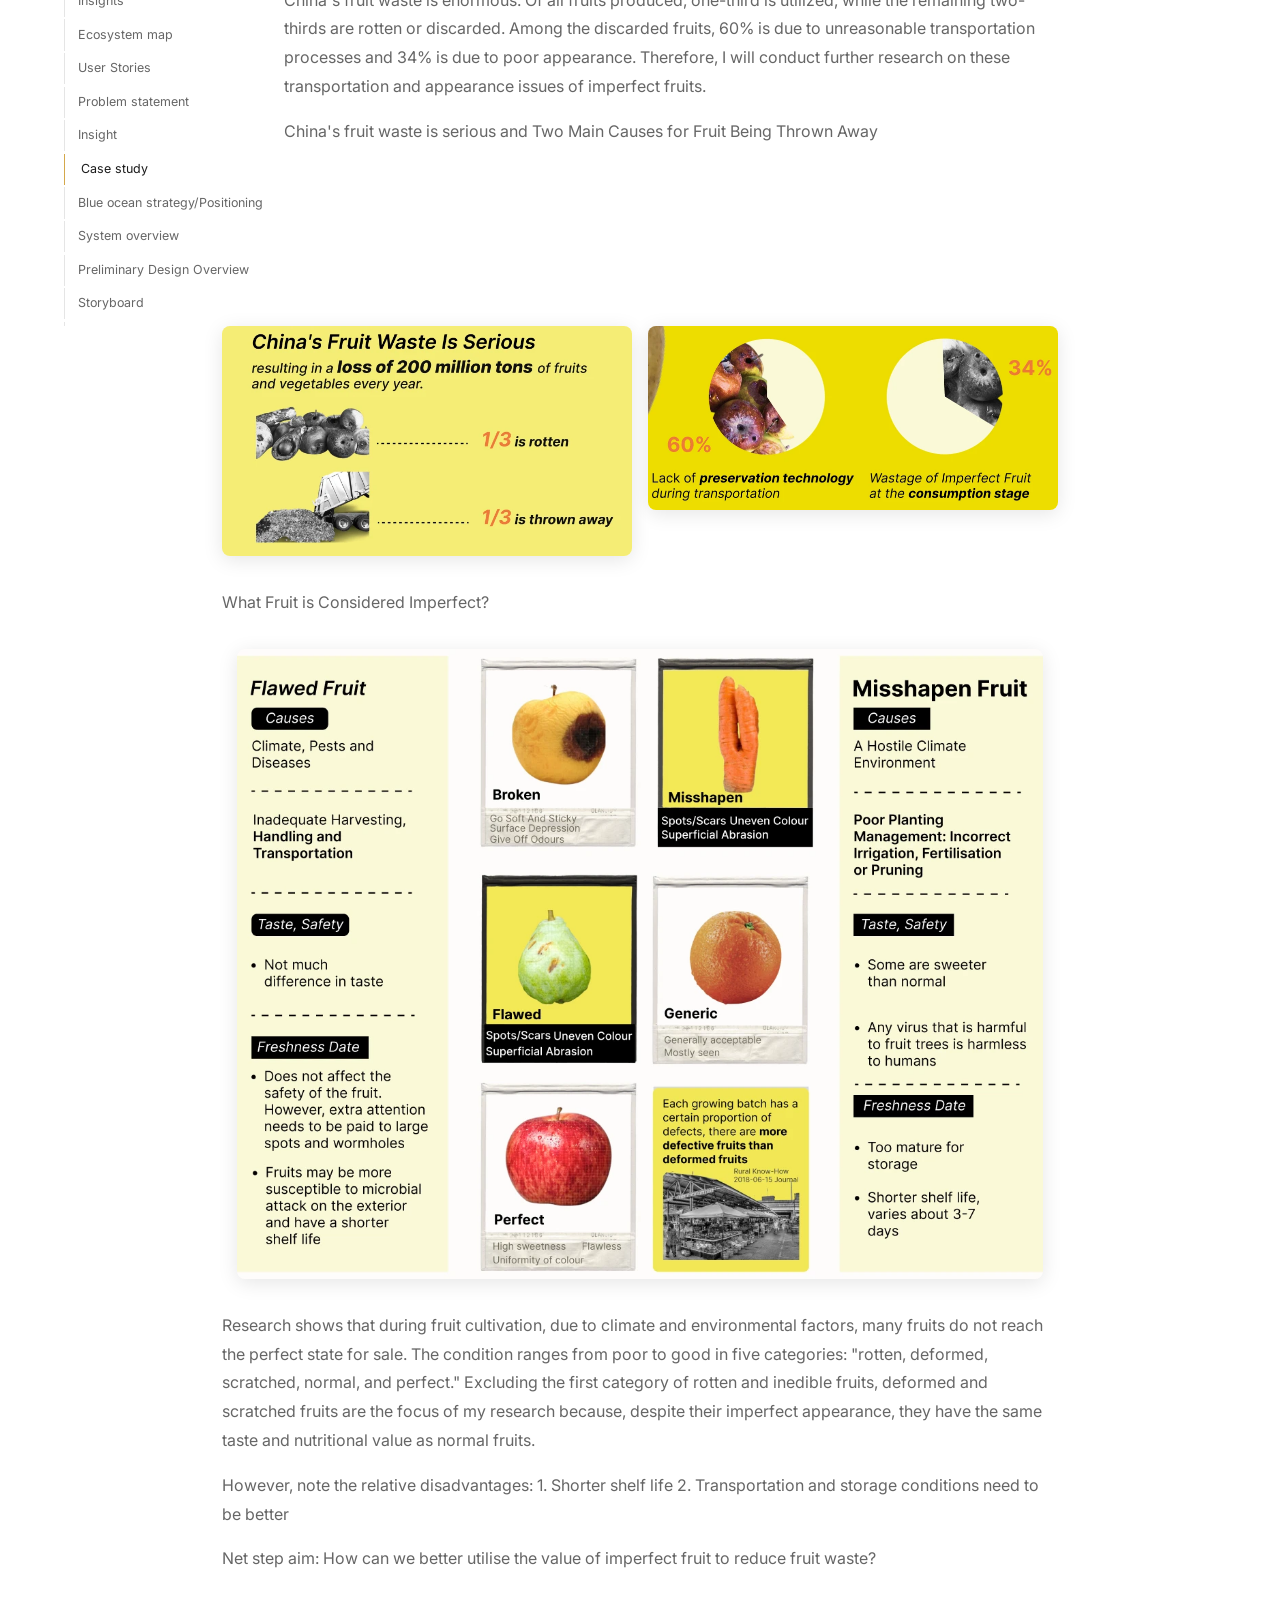
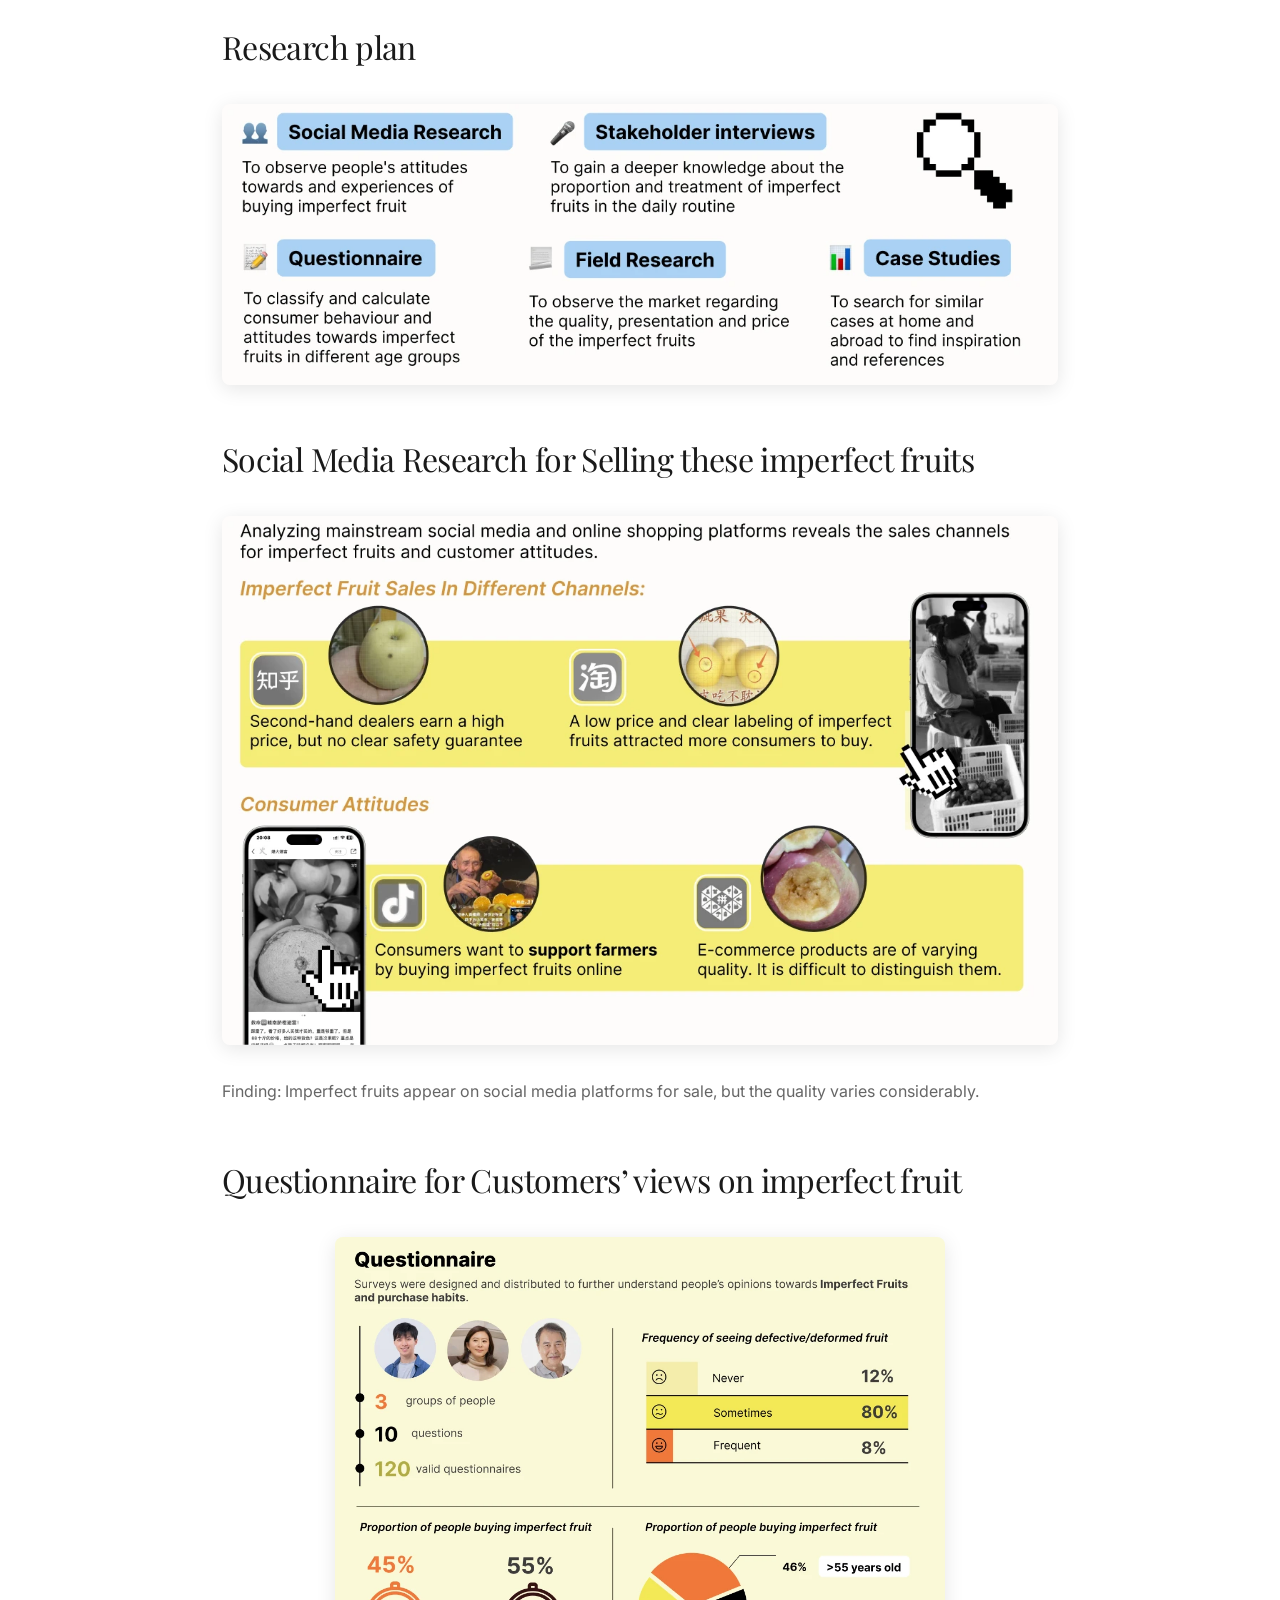
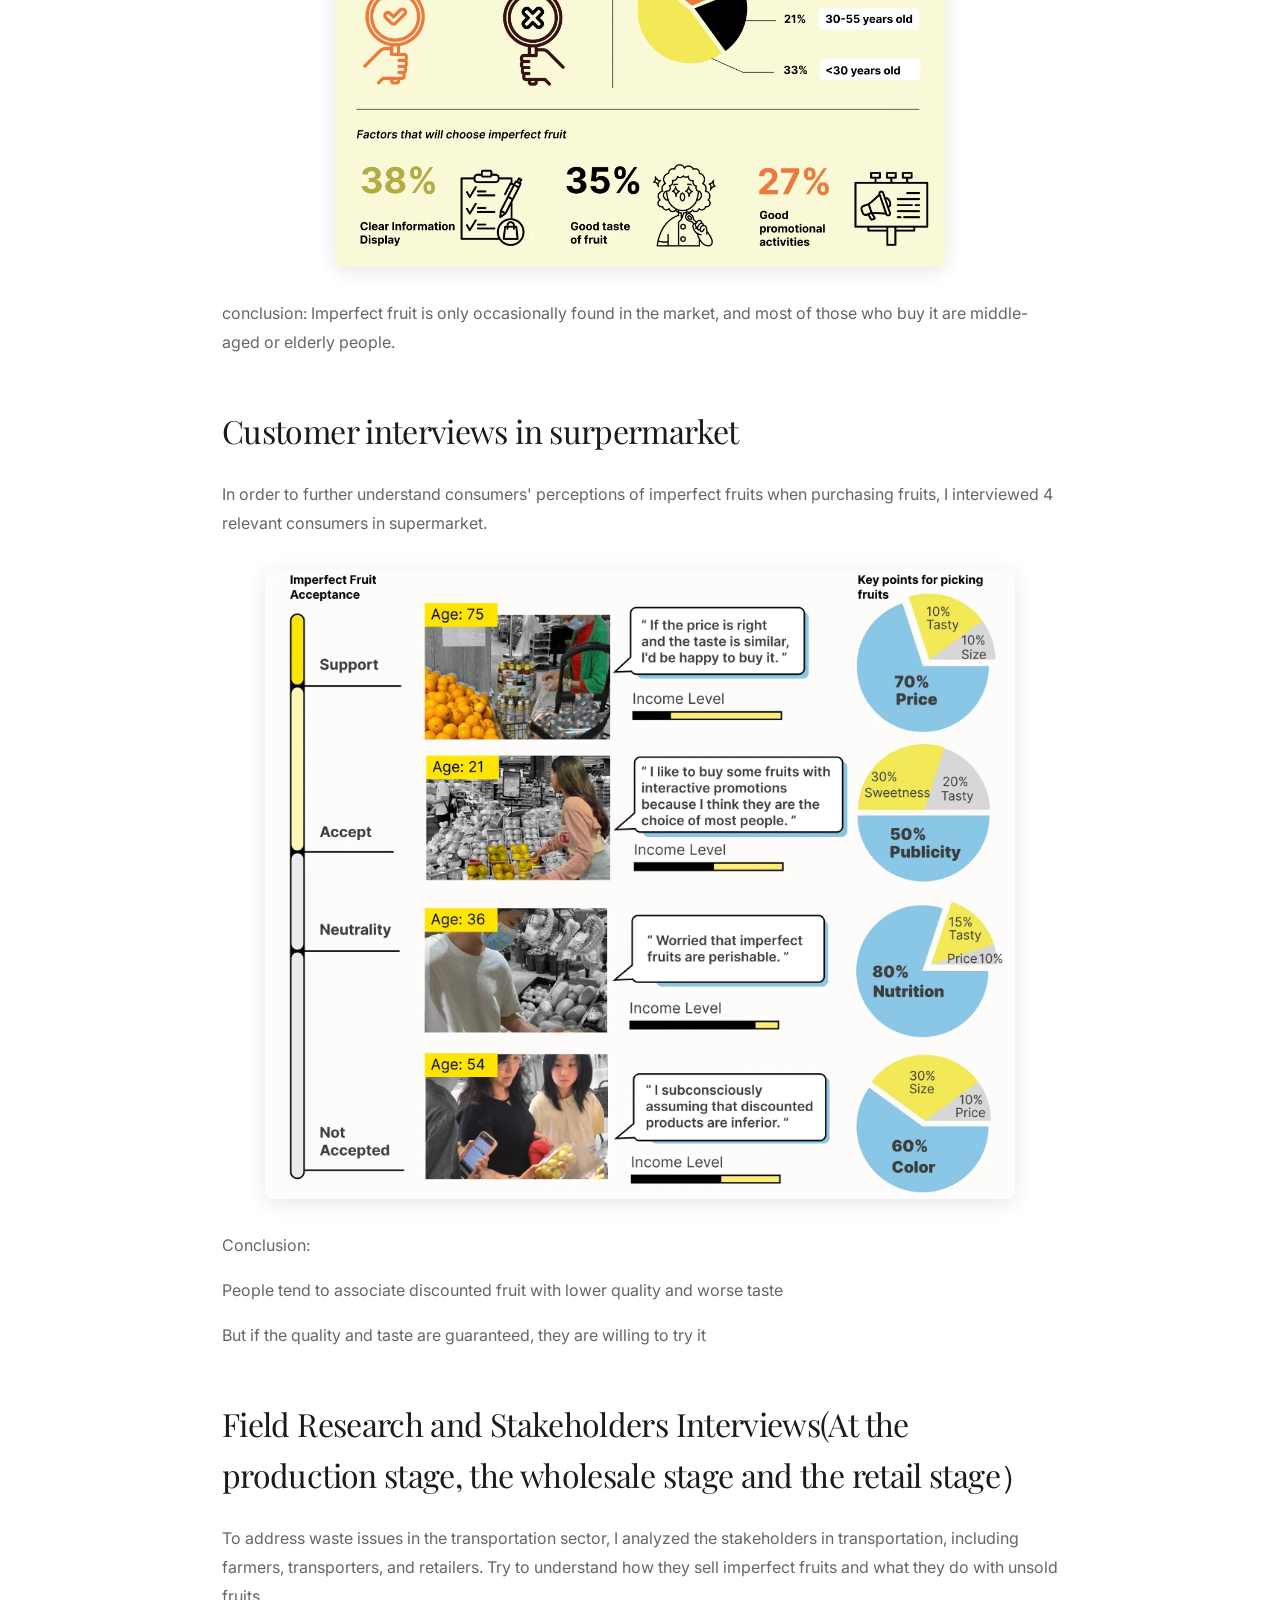
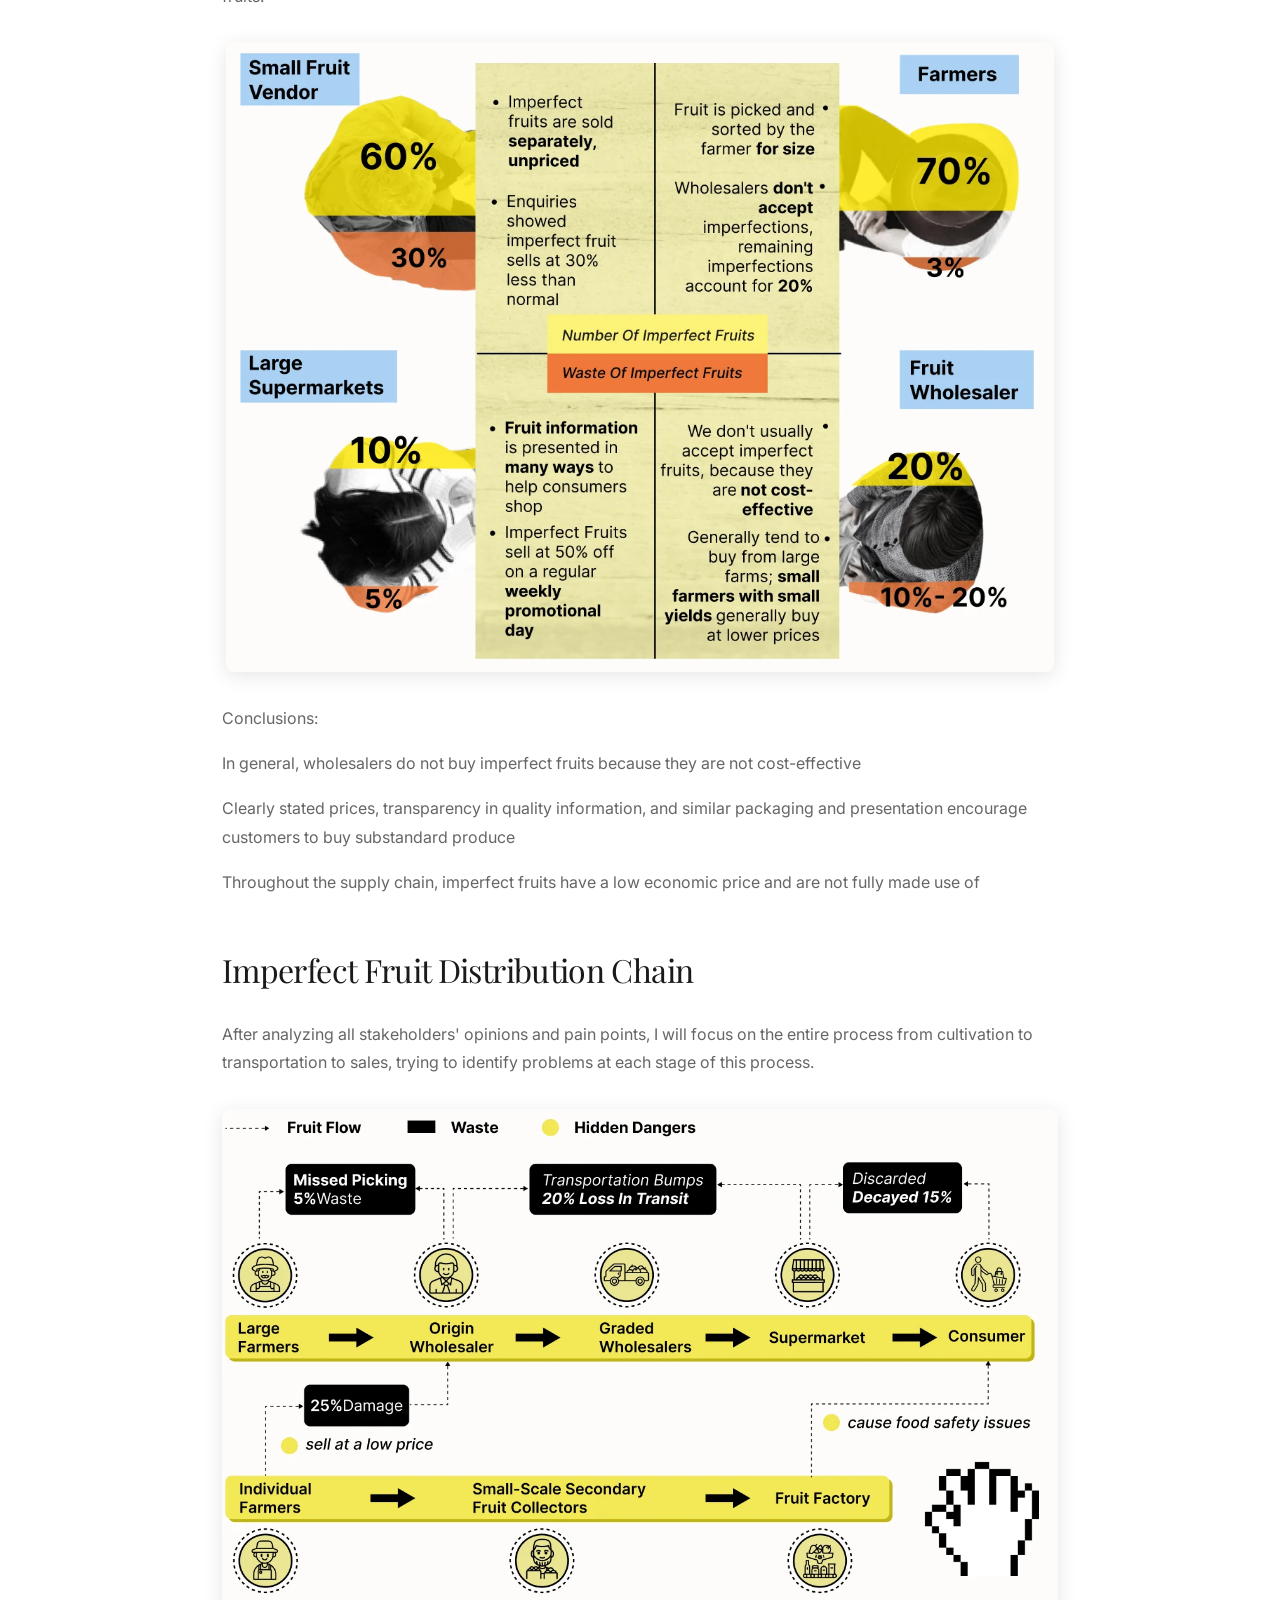
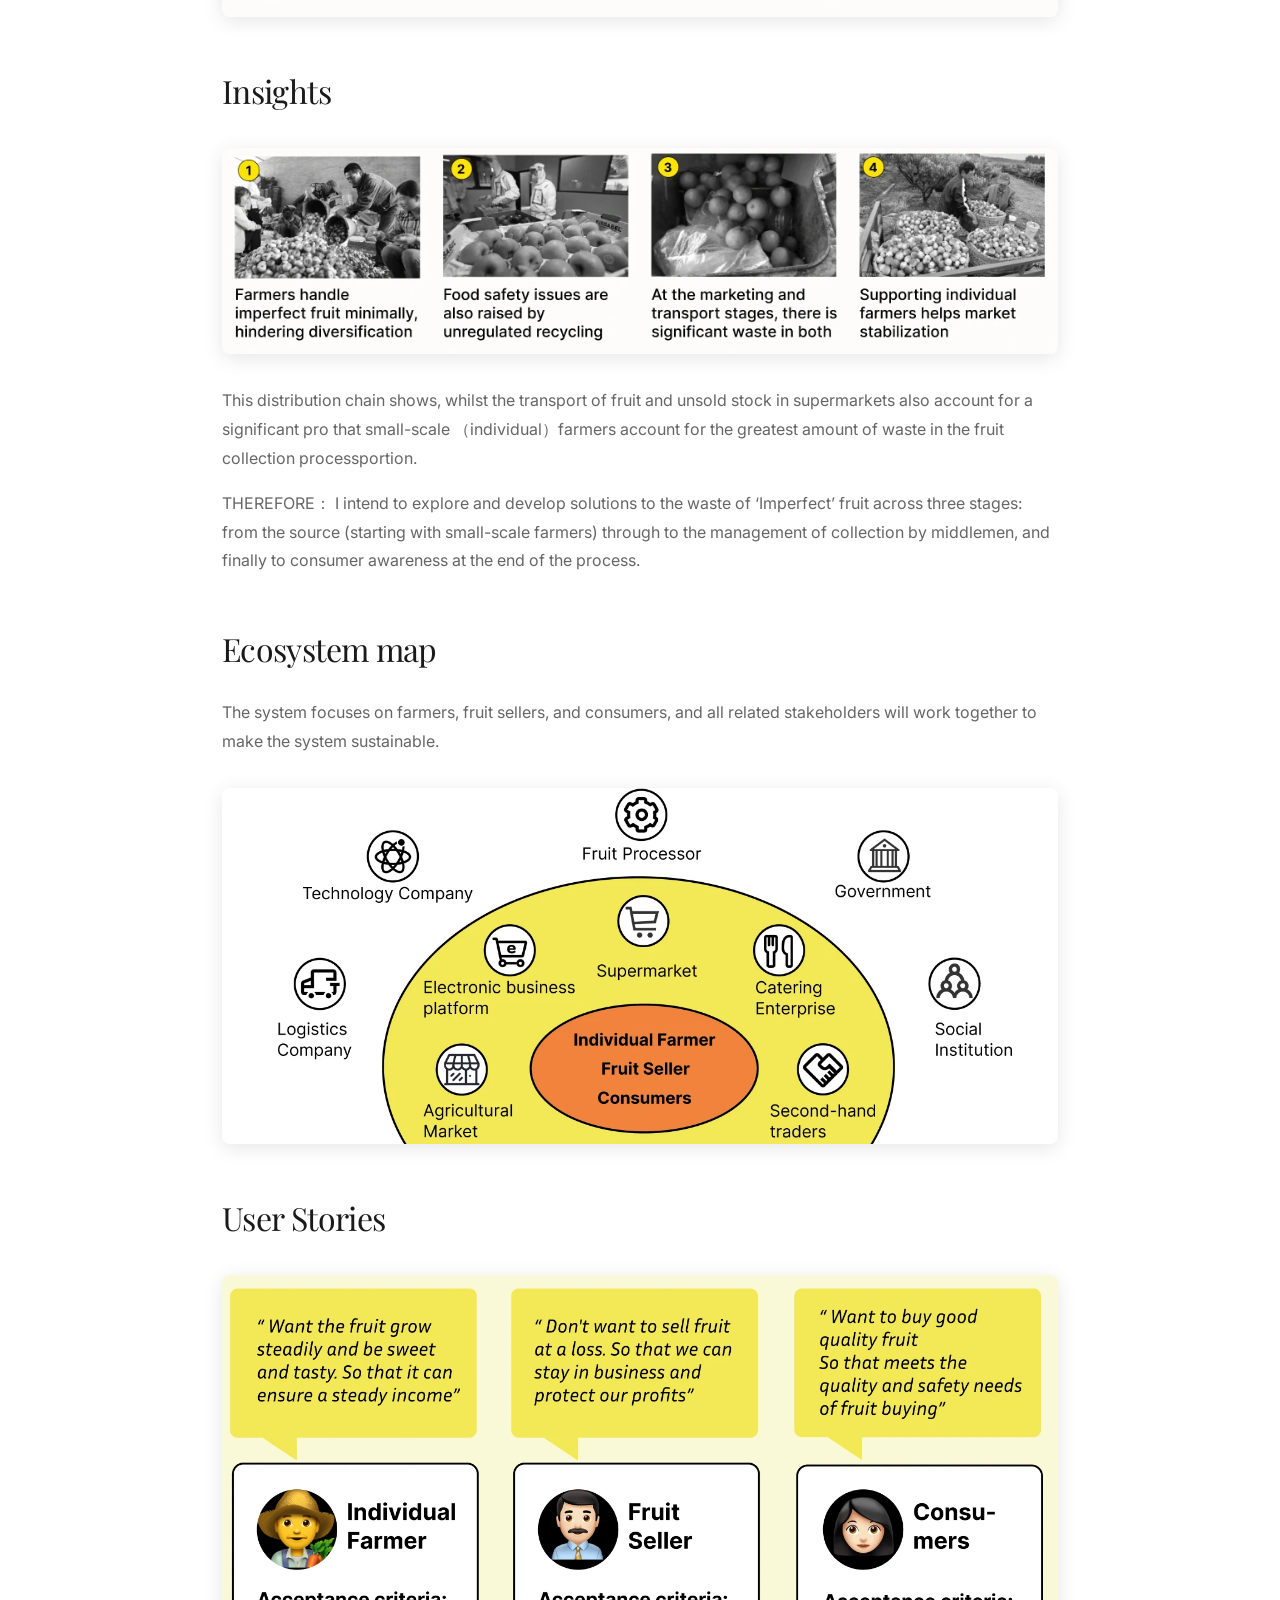
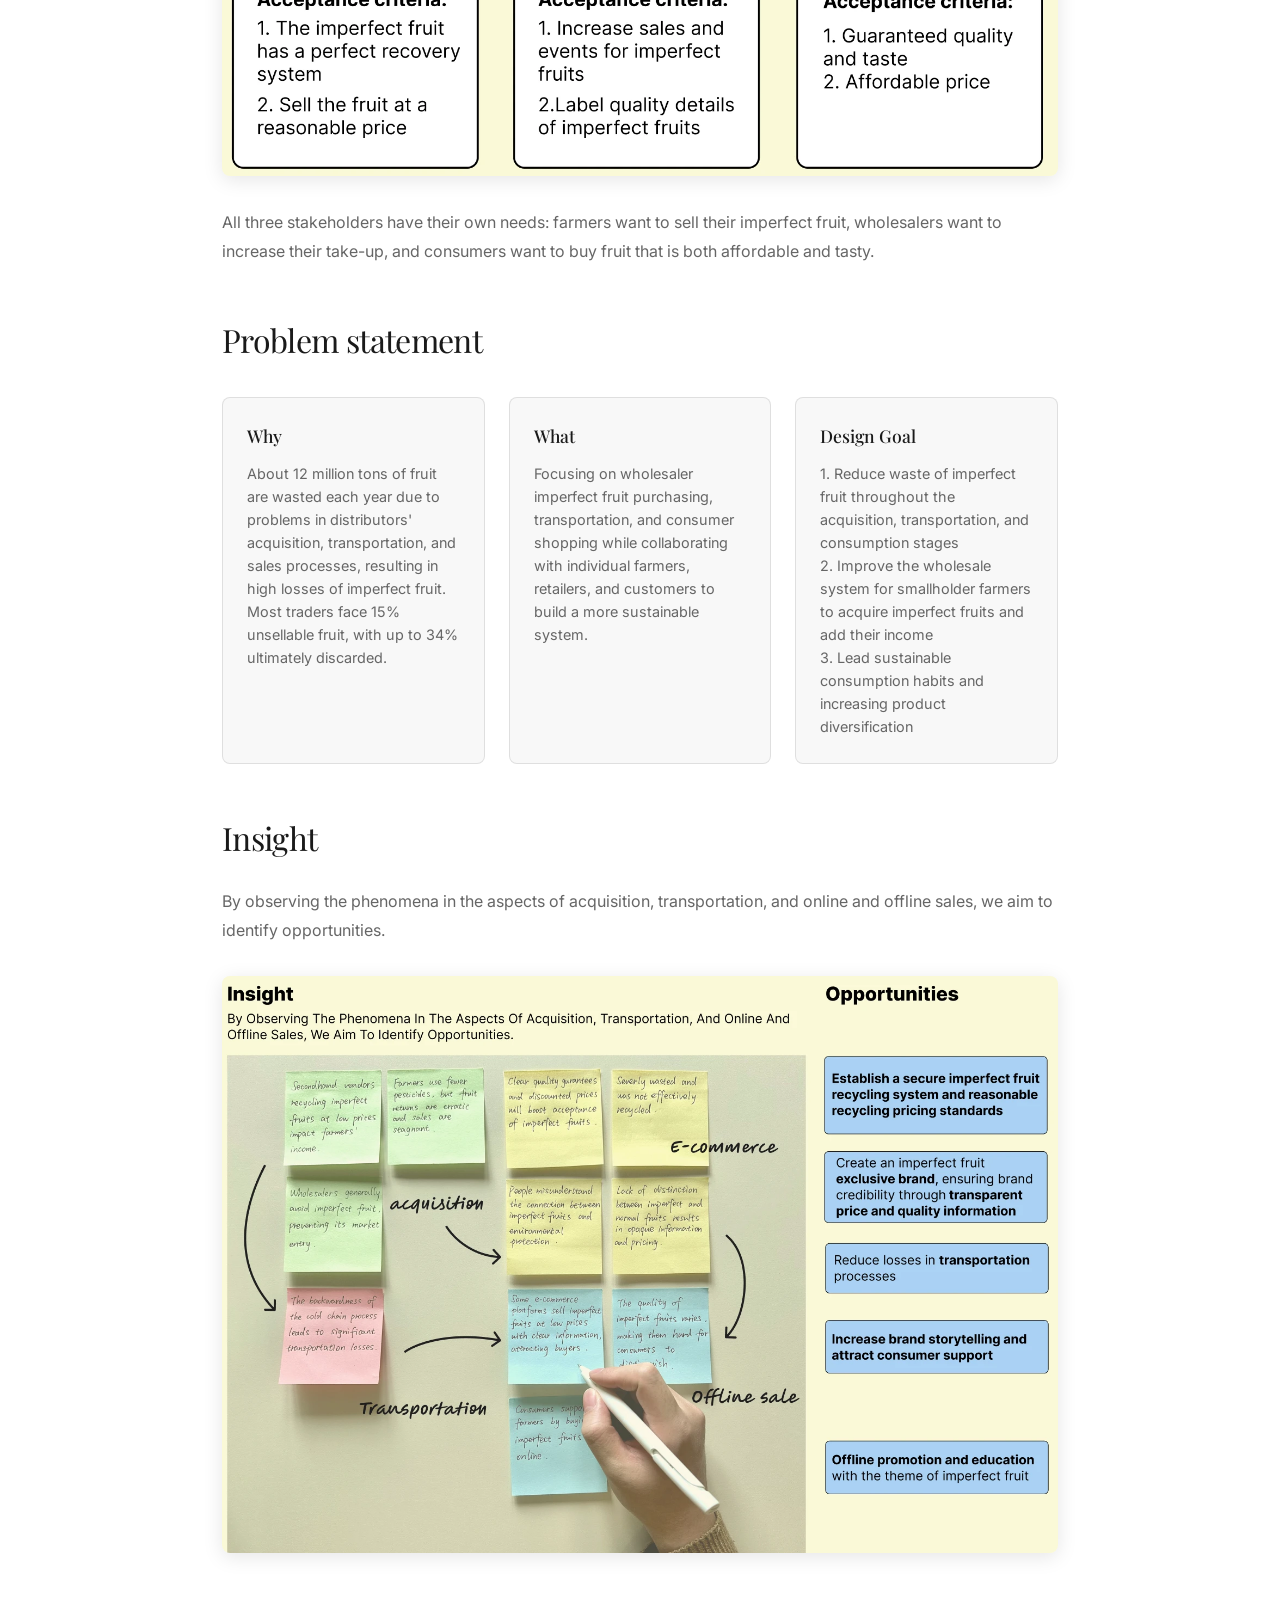
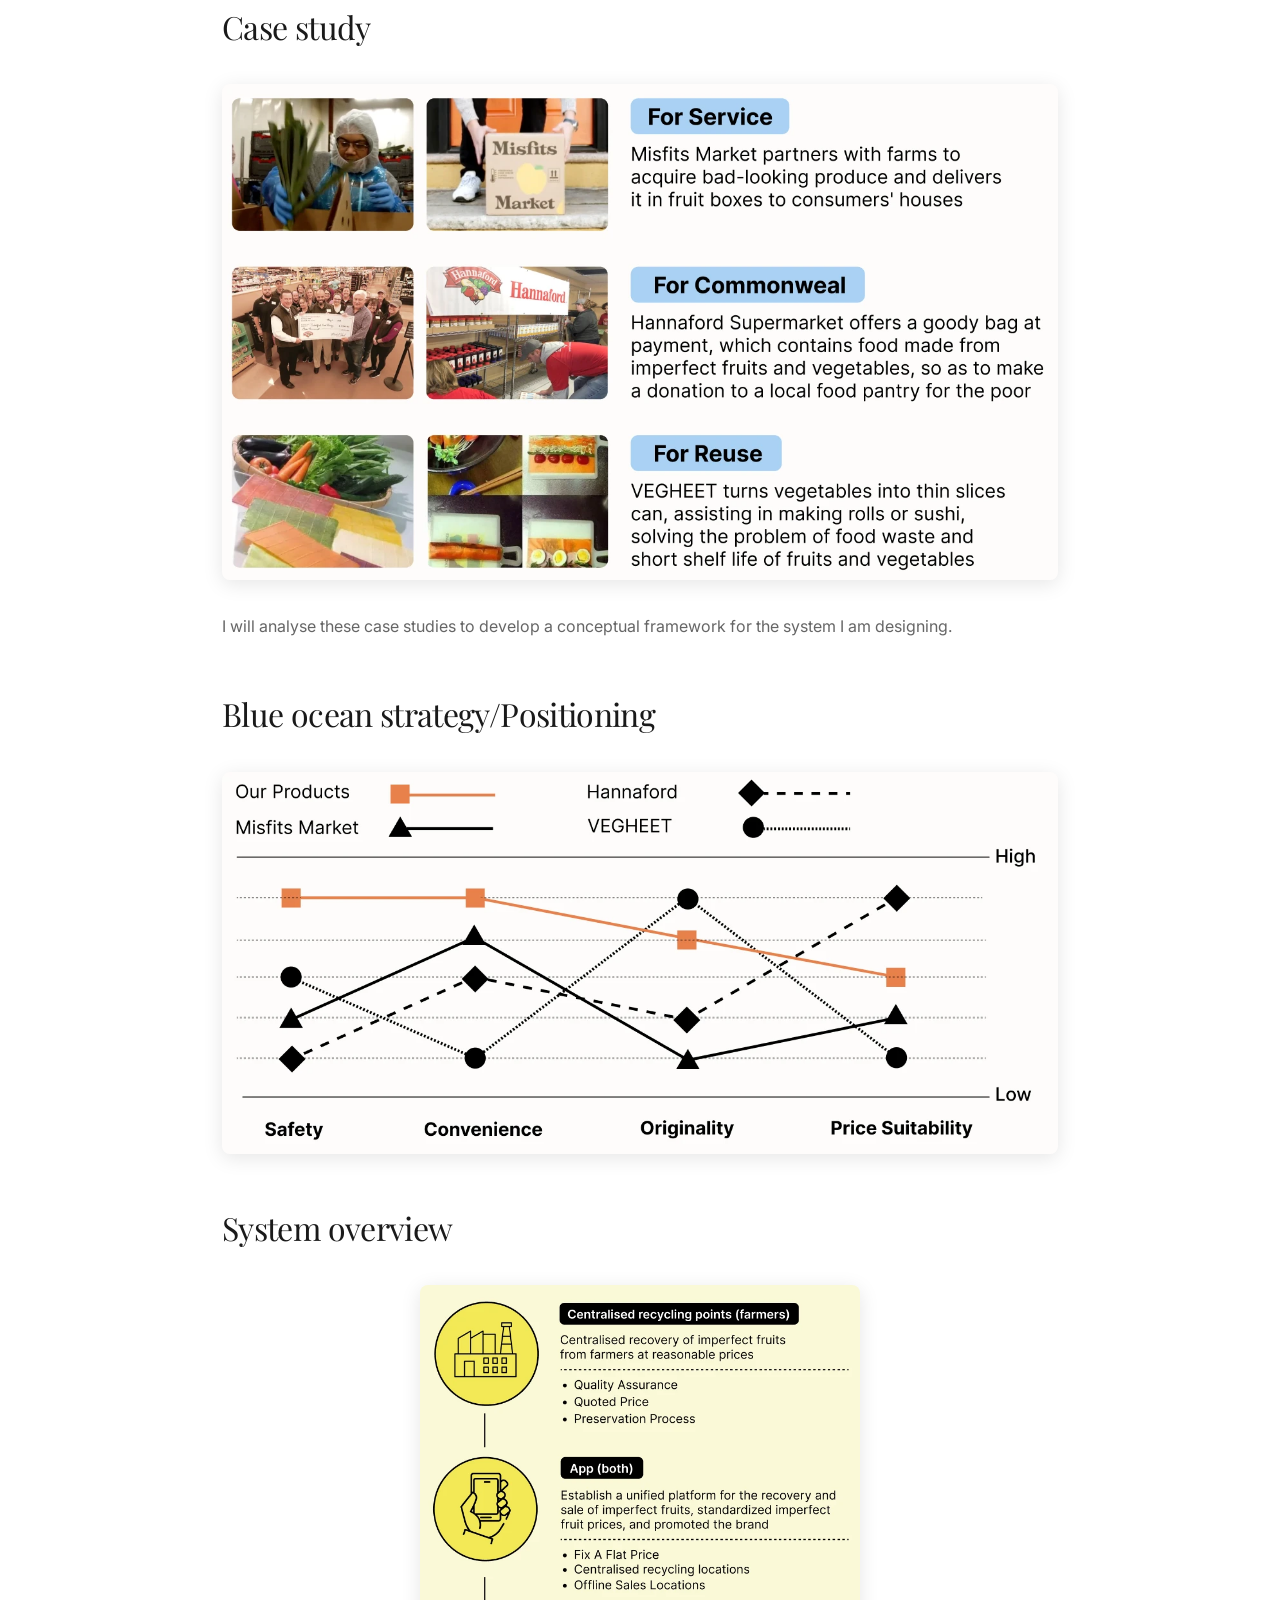
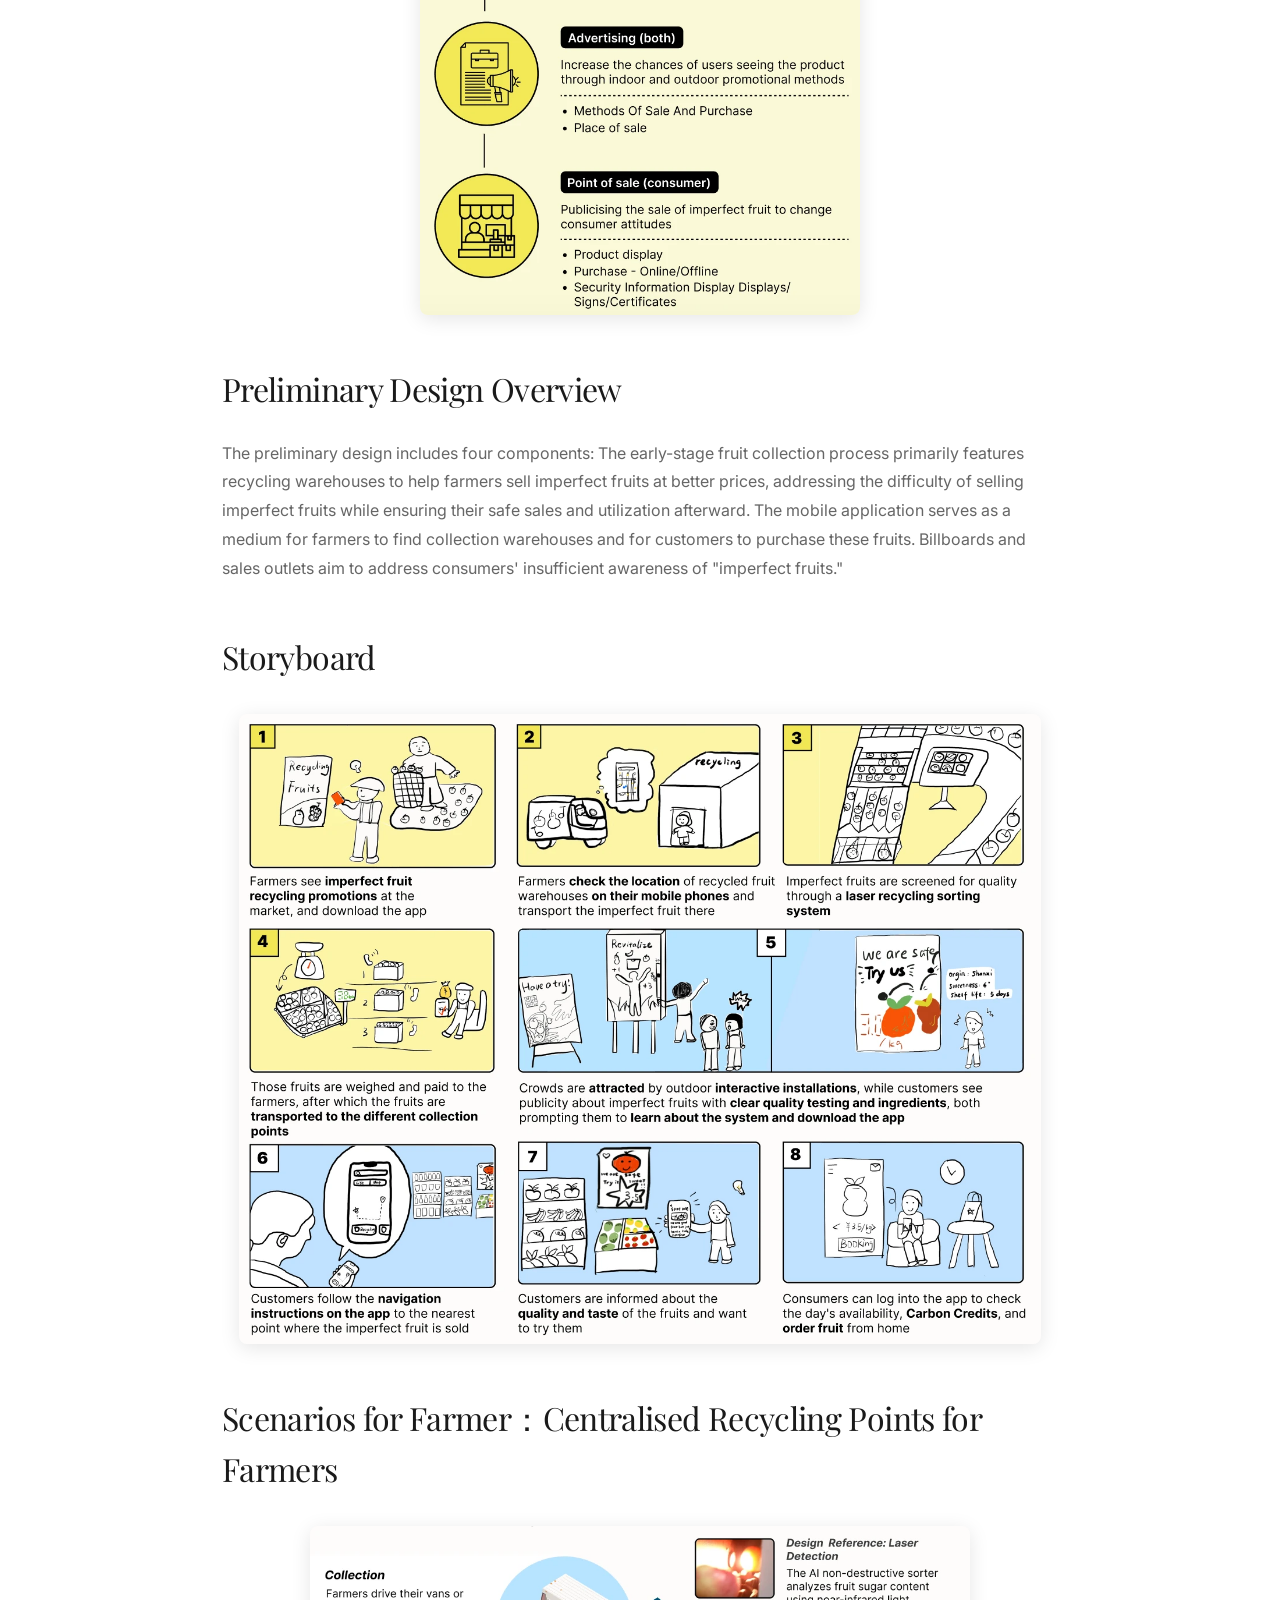
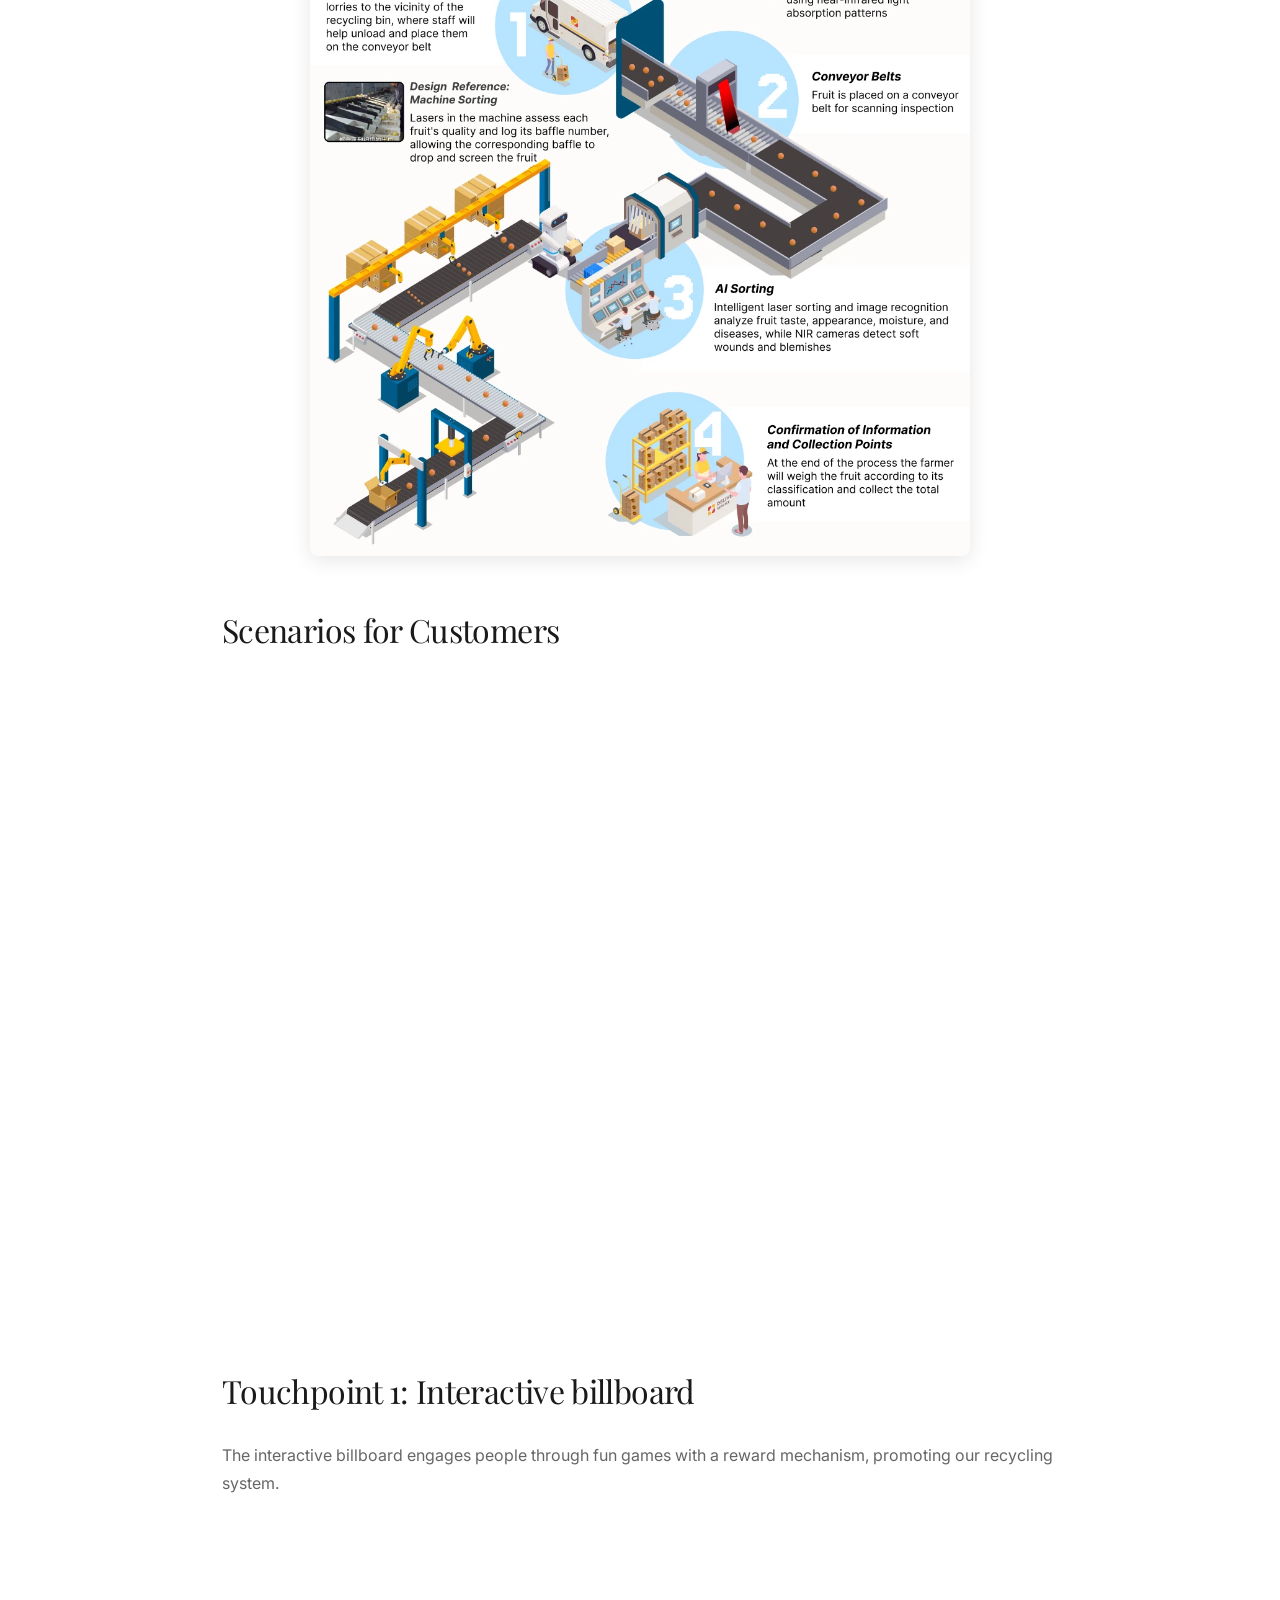
<file: docs/project/imperfect-fruit.html>
<!DOCTYPE html>
<html lang="en">
<head>
    <meta charset="UTF-8">
    <meta name="viewport" content="width=device-width, initial-scale=1.0">
    <title>Design of an end-to-end service system for the collection and sale of imperfect fruit | Ziqing Yang</title>
    <meta name="description" content="B2B2C food recovery system for imperfect fruit collection and sale">
    <link rel="icon" type="image/png" href="../images/favicon.png">
    <link rel="apple-touch-icon" href="../images/apple-touch-icon.png">

    <link rel="preconnect" href="https://fonts.googleapis.com">
    <link rel="preconnect" href="https://fonts.gstatic.com" crossorigin>
    <link href="https://fonts.googleapis.com/css2?family=Inter:wght@300;400;500;600;700&family=Playfair+Display:wght@400;500;600&display=swap" rel="stylesheet">

    <style>
        :root {
            --color-bg: #ffffff;
            --color-bg-secondary: #f8f8f8;
            --color-text: #1a1a1a;
            --color-text-secondary: #666666;
            --color-accent: #d4a84b;
            --color-accent-light: #e8c47c;
            --color-tag-bg: #FCFAF3;
            --color-border: rgba(0, 0, 0, 0.1);
            --font-primary: 'Inter', -apple-system, BlinkMacSystemFont, sans-serif;
            --font-display: 'Playfair Display', Georgia, serif;
            --transition-smooth: cubic-bezier(0.4, 0, 0.2, 1);
        }

        * {
            margin: 0;
            padding: 0;
            box-sizing: border-box;
        }

        html {
            scroll-behavior: smooth;
        }

        body {
            font-family: var(--font-primary);
            background-color: var(--color-bg);
            color: var(--color-text);
            line-height: 1.6;
            overflow-x: hidden;
        }

        /* Header */
        .header {
            position: fixed;
            top: 0;
            left: 0;
            right: 0;
            z-index: 1000;
            background: rgba(255, 255, 255, 0.95);
            backdrop-filter: blur(10px);
            padding: 1rem 4rem;
            box-shadow: 0 1px 0 var(--color-border);
        }

        .nav {
            max-width: 1400px;
            margin: 0 auto;
            display: flex;
            justify-content: space-between;
            align-items: center;
        }

        .back-link {
            display: inline-flex;
            align-items: center;
            gap: 0.5rem;
            font-family: var(--font-display);
            font-size: 1.25rem;
            font-weight: 500;
            color: var(--color-text);
            text-decoration: none;
            transition: opacity 0.3s var(--transition-smooth);
        }

        .nav-icon {
            width: 1.8rem;
            height: 1.8rem;
            flex: 0 0 auto;
            object-fit: contain;
        }

        .back-link:hover {
            opacity: 0.7;
        }

        .nav-title {
            font-family: var(--font-display);
            font-size: 1.1rem;
            font-weight: 400;
            white-space: normal;
            line-height: 1.4;
            text-align: center;
            flex: 1;
            padding: 0 2rem;
        }

        /* Hero Image */
        .hero-image {
            width: 100%;
            height: 60vh;
            position: relative;
            overflow: hidden;
        }

        .hero-image img {
            width: 100%;
            height: 100%;
            object-fit: cover;
        }

        .hero-overlay {
            position: absolute;
            inset: 0;
            background: linear-gradient(to bottom, rgba(0,0,0,0.2), transparent);
        }

        /* Content */
        .content-wrapper {
            max-width: 900px;
            margin: 0 auto;
            padding: 4rem 2rem;
            margin-top: -80px;
            position: relative;
            z-index: 10;
            background: var(--color-bg);
        }

        .project-meta {
            margin-bottom: 2rem;
        }

        .project-category {
            font-size: 0.75rem;
            font-weight: 500;
            letter-spacing: 0.1em;
            text-transform: uppercase;
            color: var(--color-accent);
            margin-bottom: 1rem;
            display: block;
        }

        .project-title {
            font-family: var(--font-display);
            font-size: clamp(2rem, 5vw, 3.5rem);
            font-weight: 400;
            line-height: 1.2;
            letter-spacing: -0.02em;
            margin-bottom: 1.5rem;
        }

        .project-tags {
            display: flex;
            flex-wrap: wrap;
            gap: 0.5rem;
            margin-bottom: 3rem;
        }

        .project-tag {
            font-size: 0.7rem;
            font-weight: 500;
            padding: 0.35rem 0.75rem;
            background-color: var(--color-tag-bg);
            border-radius: 4px;
            color: #5a4a1a;
        }

        .project-info {
            display: grid;
            grid-template-columns: repeat(2, 1fr);
            gap: 1.5rem 2rem;
            padding: 1.5rem 0;
            border-top: 1px solid var(--color-border);
            border-bottom: 1px solid var(--color-border);
            margin-bottom: 3rem;
        }

        .info-item {
            display: flex;
            flex-direction: column;
            gap: 0.35rem;
        }

        .info-label {
            font-size: 0.7rem;
            font-weight: 500;
            letter-spacing: 0.1em;
            text-transform: uppercase;
            color: var(--color-text-secondary);
        }

        .info-value {
            font-size: 0.95rem;
            font-weight: 400;
            color: var(--color-text);
            line-height: 1.5;
        }

        /* Markdown Content Styles */
        .markdown-content h1 {
            font-family: var(--font-display);
            font-size: 2rem;
            font-weight: 400;
            margin-top: 3rem;
            margin-bottom: 1.5rem;
            letter-spacing: -0.02em;
        }

        .markdown-content h2 {
            font-family: var(--font-display);
            font-size: 1.5rem;
            font-weight: 400;
            margin-top: 2.5rem;
            margin-bottom: 1.25rem;
            letter-spacing: -0.01em;
        }

        .markdown-content h3 {
            font-family: var(--font-display);
            font-size: 1.25rem;
            font-weight: 500;
            margin-bottom: 1rem;
        }

        .markdown-content p {
            margin-bottom: 1rem;
            line-height: 1.8;
            color: var(--color-text-secondary);
        }

        .markdown-content img {
            max-width: 100%;
            max-height: 70vh;
            width: auto;
            height: auto;
            margin: 2rem auto;
            border-radius: 8px;
            box-shadow: 0 4px 20px rgba(0, 0, 0, 0.1);
            display: block;
            background-color: var(--color-bg-secondary);
            opacity: 0;
            transition: opacity 0.5s ease;
            object-fit: contain;
        }

        .markdown-content img.loaded {
            opacity: 1;
        }

        /* Skeleton loading - simple gray background */
        .markdown-content img:not(.loaded) {
            background-color: #f5f5f5;
        }

        .image-row-side {
            display: grid;
            grid-template-columns: repeat(2, 1fr);
            gap: 1rem;
            margin: 2rem 0;
            width: 100%;
        }

        .image-row-side img {
            width: 100%;
            height: auto;
            margin: 0;
            object-fit: contain;
        }

        /* Three cards layout */
        .three-cards {
            display: flex;
            gap: 1.5rem;
            margin: 2rem 0;
            width: 100%;
            max-width: 100%;
        }

        .info-card {
            flex: 1;
            min-width: 0;
            background-color: var(--color-bg-secondary);
            border-radius: 8px;
            padding: 1.5rem;
            border: 1px solid var(--color-border);
        }

        .info-card h3 {
            font-family: var(--font-display);
            font-size: 1.1rem;
            font-weight: 500;
            margin-bottom: 0.75rem;
            color: var(--color-text);
        }

        .info-card p {
            font-size: 0.9rem;
            line-height: 1.6;
            color: var(--color-text-secondary);
            margin: 0;
        }

        .markdown-content ul {
            margin-bottom: 1.5rem;
            padding-left: 1.5rem;
            color: var(--color-text-secondary);
        }

        .markdown-content li {
            margin-bottom: 0.5rem;
            line-height: 1.7;
        }

        .markdown-content strong {
            color: var(--color-text);
            font-weight: 600;
        }

        /* Footer */
        .footer {
            padding: 3rem 2rem;
            text-align: center;
            border-top: 1px solid var(--color-border);
            margin-top: 4rem;
        }

        .footer a {
            font-size: 0.875rem;
            font-weight: 500;
            letter-spacing: 0.1em;
            text-transform: uppercase;
            color: var(--color-text);
            text-decoration: none;
            transition: color 0.3s var(--transition-smooth);
        }

        .footer a:hover {
            color: var(--color-accent);
        }

        /* Responsive */
        @media (max-width: 768px) {
            .header {
                padding: 1rem 1.5rem;
            }

            .nav-title {
                display: none;
            }

            .hero-image {
                height: 40vh;
            }

            .content-wrapper {
                padding: 2rem 1.5rem;
                margin-top: -40px;
            }

            .markdown-content h1 {
                font-size: 1.75rem;
            }

            .markdown-content h2 {
                font-size: 1.25rem;
            }

            .project-info {
                grid-template-columns: 1fr;
                gap: 1rem;
            }

            .three-cards {
                flex-direction: column;
                gap: 1rem;
            }

            .info-card {
                width: 100%;
                padding: 1.25rem;
            }
        }

        /* Fade in animation */
        @keyframes fadeInUp {
            from {
                opacity: 0;
                transform: translateY(20px);
            }
            to {
                opacity: 1;
                transform: translateY(0);
            }
        }

        .fade-in {
            animation: fadeInUp 0.6s var(--transition-smooth) forwards;
        }
    </style>
    <link rel="stylesheet" href="../css/project-toc.css">
</head>
<body>
    <header class="header">
        <nav class="nav">
            <a href="../index.html" class="back-link"><img src="../images/site-icon.png" alt="" class="nav-icon" aria-hidden="true"><span>← Back</span></a>
            <span class="nav-title">Design of an end-to-end service system for the collection and sale of imperfect fruit</span>
            <div class="language-toggle" aria-label="Language switcher">
                <button type="button" class="language-toggle__button" data-language="en">EN</button>
                <button type="button" class="language-toggle__button" data-language="zh">中文</button>
            </div>
        </nav>
    </header>

    <div class="hero-image">
        <img src="./images/imperfect-fruit-new/background-top.webp" alt="Imperfect Fruit Project Cover">
        <div class="hero-overlay"></div>
    </div>

    <article class="content-wrapper">
        <div class="project-meta fade-in">
            <span class="project-category">Service and UI/UX Design</span>
            <h1 class="project-title">Design of an end-to-end service system for the collection and sale of imperfect fruit</h1>
            <div class="project-tags">
                <span class="project-tag">App Design</span>
                <span class="project-tag">Service Design</span>
                <span class="project-tag">Branding</span>
                <span class="project-tag">Intelligent Design</span>
                <span class="project-tag">Interaction Design</span>
                <span class="project-tag">Sustainable Design</span>
            </div>

            <div class="project-info">
                <div class="info-item">
                    <span class="info-label">Services</span>
                    <span class="info-value">Service Design, Branding, Interaction Design, Sustainable Design</span>
                </div>
                <div class="info-item">
                    <span class="info-label">Duration</span>
                    <span class="info-value">6 months</span>
                </div>
                <div class="info-item">
                    <span class="info-label">Industry</span>
                    <span class="info-value">Agriculture, Publicity</span>
                </div>
                <div class="info-item">
                    <span class="info-label">Role</span>
                    <span class="info-value">UI & UX Designer</span>
                </div>
                <div class="info-item">
                    <span class="info-label">Type</span>
                    <span class="info-value">Individual Project</span>
                </div>
            </div>
        </div>

        <div class="markdown-content fade-in">
<h1>challenge&output</h1>
<p>The pursuit of good-looking fruit has become common in the consumer market, leading to a lack of awareness about imperfect fruit. This trend contributes to significant fruit waste and economic losses for farmers.</p>
<p>The Imperfect Fruit Recycling System seeks to address this by managing the entire process of imperfect fruit—from recycling and sorting to processing and sales. Its goals are to reduce fruit waste, enhance farmers' economic benefits, and help consumers appreciate and purchase imperfect fruit, Change the habit of consuming simply in the pursuit of perfection, which leads to waste.</p>
<h1>Background</h1>
<p>China's fruit waste is enormous. Of all fruits produced, one-third is utilized, while the remaining two-thirds are rotten or discarded. Among the discarded fruits, 60% is due to unreasonable transportation processes and 34% is due to poor appearance. Therefore, I will conduct further research on these transportation and appearance issues of imperfect fruits.</p>
<p>China's fruit waste is serious     and   Two Main Causes for Fruit Being Thrown Away</p>
<div class="image-row-side">
<img src="./images/imperfect-fruit-new/image6.webp" alt="" loading="lazy">
<img src="./images/imperfect-fruit-new/image5.webp" alt="" loading="lazy">
</div>
<p>What Fruit is Considered Imperfect?</p>
<img src="./images/imperfect-fruit-new/image4.webp" alt="" loading="lazy">
<p>Research shows that during fruit cultivation, due to climate and environmental factors, many fruits do not reach the perfect state for sale. The condition ranges from poor to good in five categories: "rotten, deformed, scratched, normal, and perfect." Excluding the first category of rotten and inedible fruits, deformed and scratched fruits are the focus of my research because, despite their imperfect appearance, they have the same taste and nutritional value as normal fruits.</p>
<p>However, note the relative disadvantages: 1. Shorter shelf life 2. Transportation and storage conditions need to be better</p>
<p>Net step aim: How can we better utilise the value of imperfect fruit to reduce fruit waste?</p>
<h1>Research plan</h1>
<img src="./images/imperfect-fruit-new/image3.webp" alt="" loading="lazy">
<h1>Social Media Research for Selling these imperfect fruits</h1>
<img src="./images/imperfect-fruit-new/image2.webp" alt="" loading="lazy">
<p>Finding: Imperfect fruits appear on social media platforms for sale, but the quality varies considerably.</p>
<h1>Questionnaire for Customers’ views on imperfect fruit</h1>
<img src="./images/imperfect-fruit-new/image1.webp" alt="" loading="lazy">
<p>conclusion: Imperfect fruit is only occasionally found in the market, and most of those who buy it are middle-aged or elderly people.</p>
<h1>Customer interviews in surpermarket</h1>
<p>In order to further understand consumers' perceptions of imperfect fruits when purchasing fruits, I interviewed 4 relevant consumers in supermarket.</p>
<img src="./images/imperfect-fruit-new/image32.webp" alt="" loading="lazy">
<p>Conclusion:</p>
<p>People tend to associate discounted fruit with lower quality and worse taste</p>
<p>But if the quality and taste are guaranteed, they are willing to try it</p>
<h1>Field Research and Stakeholders Interviews(At the production stage, the wholesale stage and the retail stage）</h1>
<p>To address waste issues in the transportation sector, I analyzed the stakeholders in transportation, including farmers, transporters, and retailers. Try to understand how they sell imperfect fruits and what they do with unsold fruits.</p>
<img src="./images/imperfect-fruit-new/image31.webp" alt="" loading="lazy">
<p>Conclusions:</p>
<p>In general, wholesalers do not buy imperfect fruits because they are not cost-effective</p>
<p>Clearly stated prices, transparency in quality information, and similar packaging and presentation encourage customers to buy substandard produce</p>
<p>Throughout the supply chain, imperfect fruits have a low economic price and are not fully made use of</p>
<h1>Imperfect Fruit Distribution Chain</h1>
<p>After analyzing all stakeholders' opinions and pain points, I will focus on the entire process from cultivation to transportation to sales, trying to identify problems at each stage of this process.</p>
<img src="./images/imperfect-fruit-new/image30.webp" alt="" loading="lazy">
<h1>Insights</h1>
<img src="./images/imperfect-fruit-new/image29.webp" alt="" loading="lazy">
<p>This distribution chain shows, whilst the transport of fruit and unsold stock in supermarkets also account for a significant pro that small-scale （individual）farmers account for the greatest amount of waste in the fruit collection processportion.</p>
<p>THEREFORE： I intend to explore and develop solutions to the waste of ‘Imperfect’ fruit across three stages: from the source (starting with small-scale farmers) through to the management of collection by middlemen, and finally to consumer awareness at the end of the process.</p>
<h1>Ecosystem map</h1>
<p>The system focuses on farmers, fruit sellers, and consumers, and all related stakeholders will work together to make the system sustainable.</p>
<img src="./images/imperfect-fruit-new/image28.webp" alt="" loading="lazy">
<h1>User Stories</h1>
<img src="./images/imperfect-fruit-new/image27.webp" alt="" loading="lazy">
<p>All three stakeholders have their own needs: farmers want to sell their imperfect fruit, wholesalers want to increase their take-up, and consumers want to buy fruit that is both affordable and tasty.</p>
<h1>Problem statement</h1>
<div class="three-cards">
<div class="info-card">
<h3>Why</h3>
<p>About 12 million tons of fruit are wasted each year due to problems in distributors' acquisition, transportation, and sales processes, resulting in high losses of imperfect fruit. Most traders face 15% unsellable fruit, with up to 34% ultimately discarded.</p>
</div>
<div class="info-card">
<h3>What</h3>
<p>Focusing on wholesaler imperfect fruit purchasing, transportation, and consumer shopping while collaborating with individual farmers, retailers, and customers to build a more sustainable system.</p>
</div>
<div class="info-card">
<h3>Design Goal</h3>
<p>1. Reduce waste of imperfect fruit throughout the acquisition, transportation, and consumption stages<br>2. Improve the wholesale system for smallholder farmers to acquire imperfect fruits and add their income<br>3. Lead sustainable consumption habits and increasing product diversification</p>
</div>
</div>
<h1>Insight</h1>
<p>By observing the phenomena in the aspects of acquisition, transportation, and online and offline sales, we aim to identify opportunities.</p>
<img src="./images/imperfect-fruit-new/image25.webp" alt="" loading="lazy">
<h1>Case study</h1>
<img src="./images/imperfect-fruit-new/image24.webp" alt="" loading="lazy">
<p>I will analyse these case studies to develop a conceptual framework for the system I am designing.</p>
<h1>Blue ocean strategy/Positioning</h1>
<img src="./images/imperfect-fruit-new/image23.webp" alt="" loading="lazy">
<h1>System overview</h1>
<img src="./images/imperfect-fruit-new/image22.webp" alt="" loading="lazy">
<h1>Preliminary Design Overview</h1>
<p>The preliminary design includes four components: The early-stage fruit collection process primarily features recycling warehouses to help farmers sell imperfect fruits at better prices, addressing the difficulty of selling imperfect fruits while ensuring their safe sales and utilization afterward. The mobile application serves as a medium for farmers to find collection warehouses and for customers to purchase these fruits. Billboards and sales outlets aim to address consumers' insufficient awareness of "imperfect fruits."</p>
<h1>Storyboard</h1>
<img src="./images/imperfect-fruit-new/image21.webp" alt="" loading="lazy">
<h1>Scenarios for Farmer：Centralised Recycling Points for Farmers</h1>
<img src="./images/imperfect-fruit-new/image15.webp" alt="" loading="lazy">
<h1>Scenarios for Customers</h1>
<img src="./images/imperfect-fruit-new/image14.webp" alt="" loading="lazy">
<h1>Touchpoint 1: Interactive billboard</h1>
<p>The interactive billboard engages people through fun games with a reward mechanism, promoting our recycling system.</p>
<img src="./images/imperfect-fruit-new/image13.webp" alt="" loading="lazy">
<h1>Touchpoint 2: Fruit counter</h1>
<p>The fruit counter uses an interactive board to attract customers with discounts and promotions, showcasing quality, taste, and safety to enhance user trust.</p>
<img src="./images/imperfect-fruit-new/image12.webp" alt="" loading="lazy">
<h1>Touchpoint 3: App</h1>
<p>This makes it easy for farmers to deliver their fruit to our collection centres and for consumers to use our app to purchase imperfect fruit, creating a perfect cycle within our system.</p>
<h1>Lofi design</h1>
<img src="./images/imperfect-fruit-new/image11.webp" alt="" loading="lazy">
<h1>Hifi design</h1>
<img src="./images/imperfect-fruit-new/image10.webp" alt="" loading="lazy">
<h1>Hi-fi Details</h1>
<p>1. First, for farmers, the task of delivering fruit today is a high-priority action, so I used a highlighted colour as a visual reminder and placed this task at the top of the page. Directly below it, I added key information related to the task, including how many kilograms of fruit have been collected and how much money has been earned.</p>
<p>2. After confirming the order, there is a detail page that allows farmers to clearly check the delivery time, location, and the type of fruit they need to transport.</p>
<img src="./images/imperfect-fruit-new/new-1.webp" alt="" loading="lazy">
<p>1. Since our project sells imperfect fruit, this also responds to consumers’ previous concerns about fruit quality. At the collection warehouse, we will carry out quality scanning and inspection to ensure that the fruit delivered to consumers is safe and reliable. Displaying safety information on this page helps reduce consumers’ concerns and build trust.</p>
<p>2. The system uses distance as an important recommendation criterion because imperfect fruit usually has a shorter shelf life. By recommending nearby supermarkets to users, the time between purchase and consumption can be shortened, which helps improve the overall buying experience.</p>
<img src="./images/imperfect-fruit-new/new-2.webp" alt="" loading="lazy">
<h1>System map</h1>
<img src="./images/imperfect-fruit-new/image20.webp" alt="" loading="lazy">
<h1>Service Blueprint</h1>
<img src="./images/imperfect-fruit-new/image19.webp" alt="" loading="lazy">
<h1>System Branding</h1>
<p>logo &UI Design</p>
<img src="./images/imperfect-fruit-new/image18.webp" alt="" loading="lazy">
<p>Poster design & Location-based targeting</p>
<img src="./images/imperfect-fruit-new/image17.webp" alt="" loading="lazy">
<img src="./images/imperfect-fruit-new/image16.webp" alt="" loading="lazy">
<h1>Business model canvas</h1>
<p>This business canvas outlines the future commercial vision for the system, clearly setting out the feasibility of all business modules, and is highly practical.</p>
<img src="./images/imperfect-fruit-new/image9.webp" alt="" loading="lazy">
<h1>Desktop Walkthrough（ Test & feedback）</h1>
<p>To simulate the service experience for the testers and to find and explore alternatives, the entire service flow of the Imperfect Fruit system is shown in cards, combined with user guides.</p>
<img src="./images/imperfect-fruit-new/image8.webp" alt="" loading="lazy">
<h1>Users’ Feedback</h1>
<img src="./images/imperfect-fruit-new/image7.webp" alt="" loading="lazy">
</div>
    </article>

    <footer class="footer">
        <a href="../index.html">← Back to Home</a>
    </footer>

    <script>
        // Header scroll effect
        const header = document.querySelector('.header');
        window.addEventListener('scroll', function() {
            if (window.scrollY > 100) {
                header.style.boxShadow = '0 2px 10px rgba(0,0,0,0.1)';
            } else {
                header.style.boxShadow = '0 1px 0 var(--color-border)';
            }
        }, { passive: true });

        // Progressive image loading with IntersectionObserver
        const images = document.querySelectorAll('.markdown-content img');

        const imageObserver = new IntersectionObserver((entries, observer) => {
            entries.forEach(entry => {
                if (entry.isIntersecting) {
                    const img = entry.target;

                    // Create a new image to preload
                    const preloadImg = new Image();
                    preloadImg.src = img.src;

                    preloadImg.onload = function() {
                        img.classList.add('loaded');
                    };

                    // Fallback if already cached
                    if (preloadImg.complete) {
                        img.classList.add('loaded');
                    }

                    observer.unobserve(img);
                }
            });
        }, {
            root: null,
            rootMargin: '100px 0px',
            threshold: 0.1
        });

        images.forEach(img => {
            // Skip hero image (already loaded)
            if (!img.closest('.hero-image')) {
                imageObserver.observe(img);
            }
        });

        // Preload next few images for smoother scrolling
        let currentImageIndex = 0;
        const preloadNextImages = () => {
            const contentImages = Array.from(images).filter(img => !img.closest('.hero-image'));
            const preloadCount = 3; // Preload next 3 images

            for (let i = currentImageIndex; i < Math.min(currentImageIndex + preloadCount, contentImages.length); i++) {
                const img = contentImages[i];
                if (!img.classList.contains('loaded')) {
                    const preloadImg = new Image();
                    preloadImg.src = img.src;
                }
            }
        };

        window.addEventListener('scroll', () => {
            const scrollY = window.scrollY;
            const windowHeight = window.innerHeight;
            const images = document.querySelectorAll('.markdown-content img:not(.loaded)');

            images.forEach((img, index) => {
                const rect = img.getBoundingClientRect();
                if (rect.top < windowHeight + 200) {
                    currentImageIndex = index;
                }
            });

            preloadNextImages();
        }, { passive: true });
    </script>
    <script src="../js/project-toc.js"></script>
    <script src="../js/image-lightbox.js"></script>
    <script src="../js/i18n.js"></script>
</body>
</html>
</file>
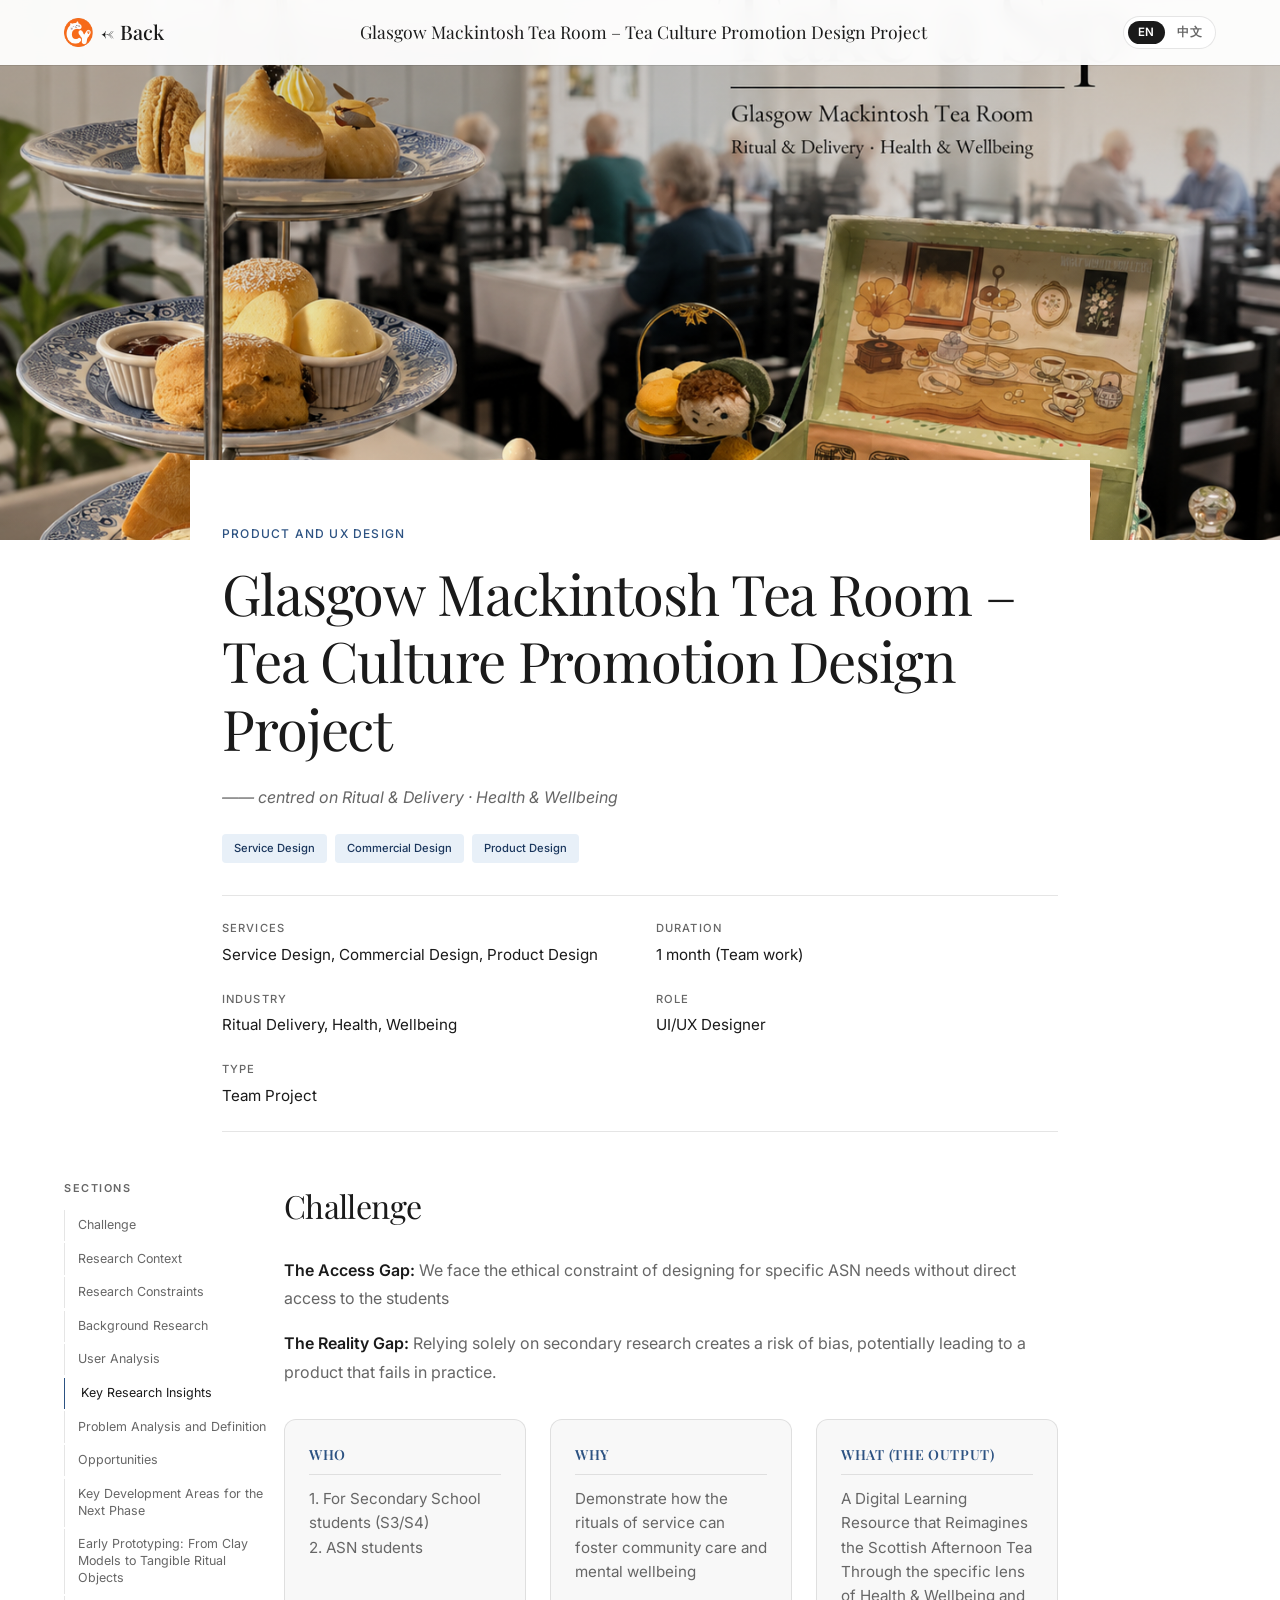
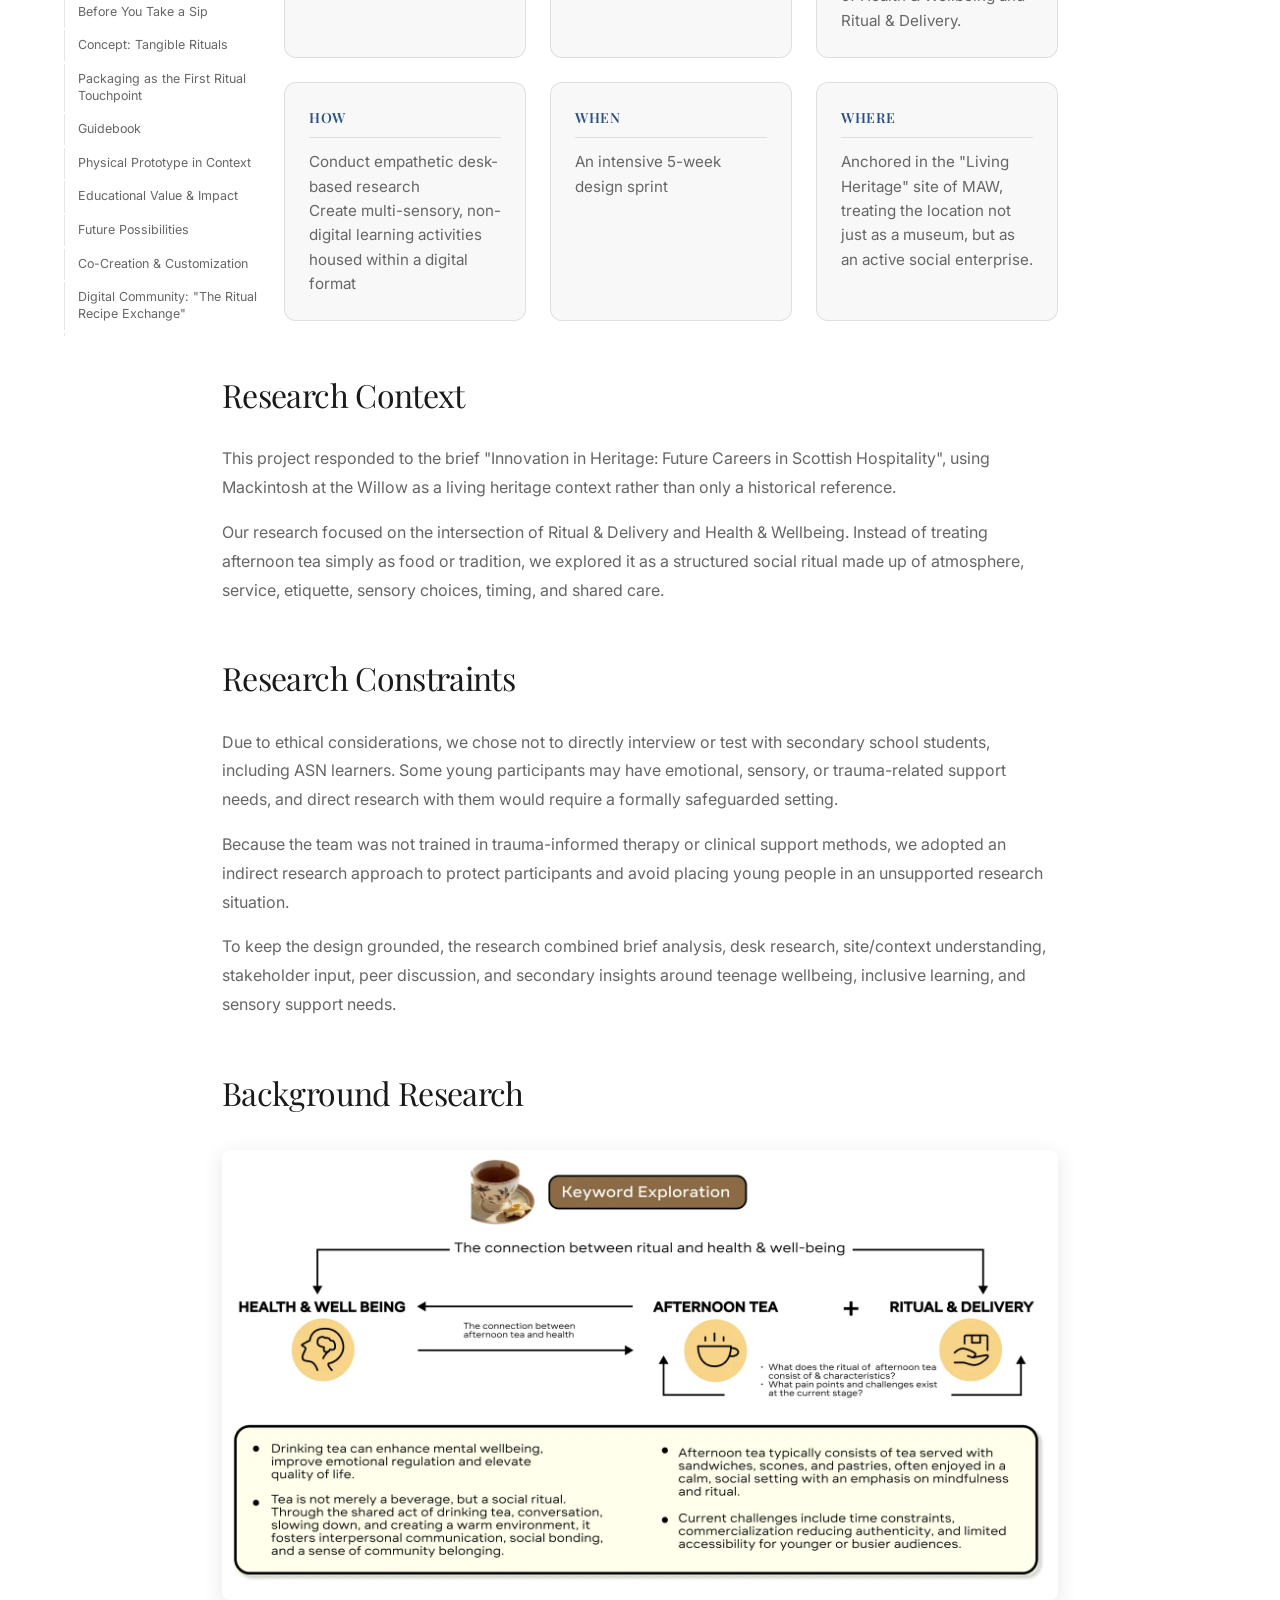
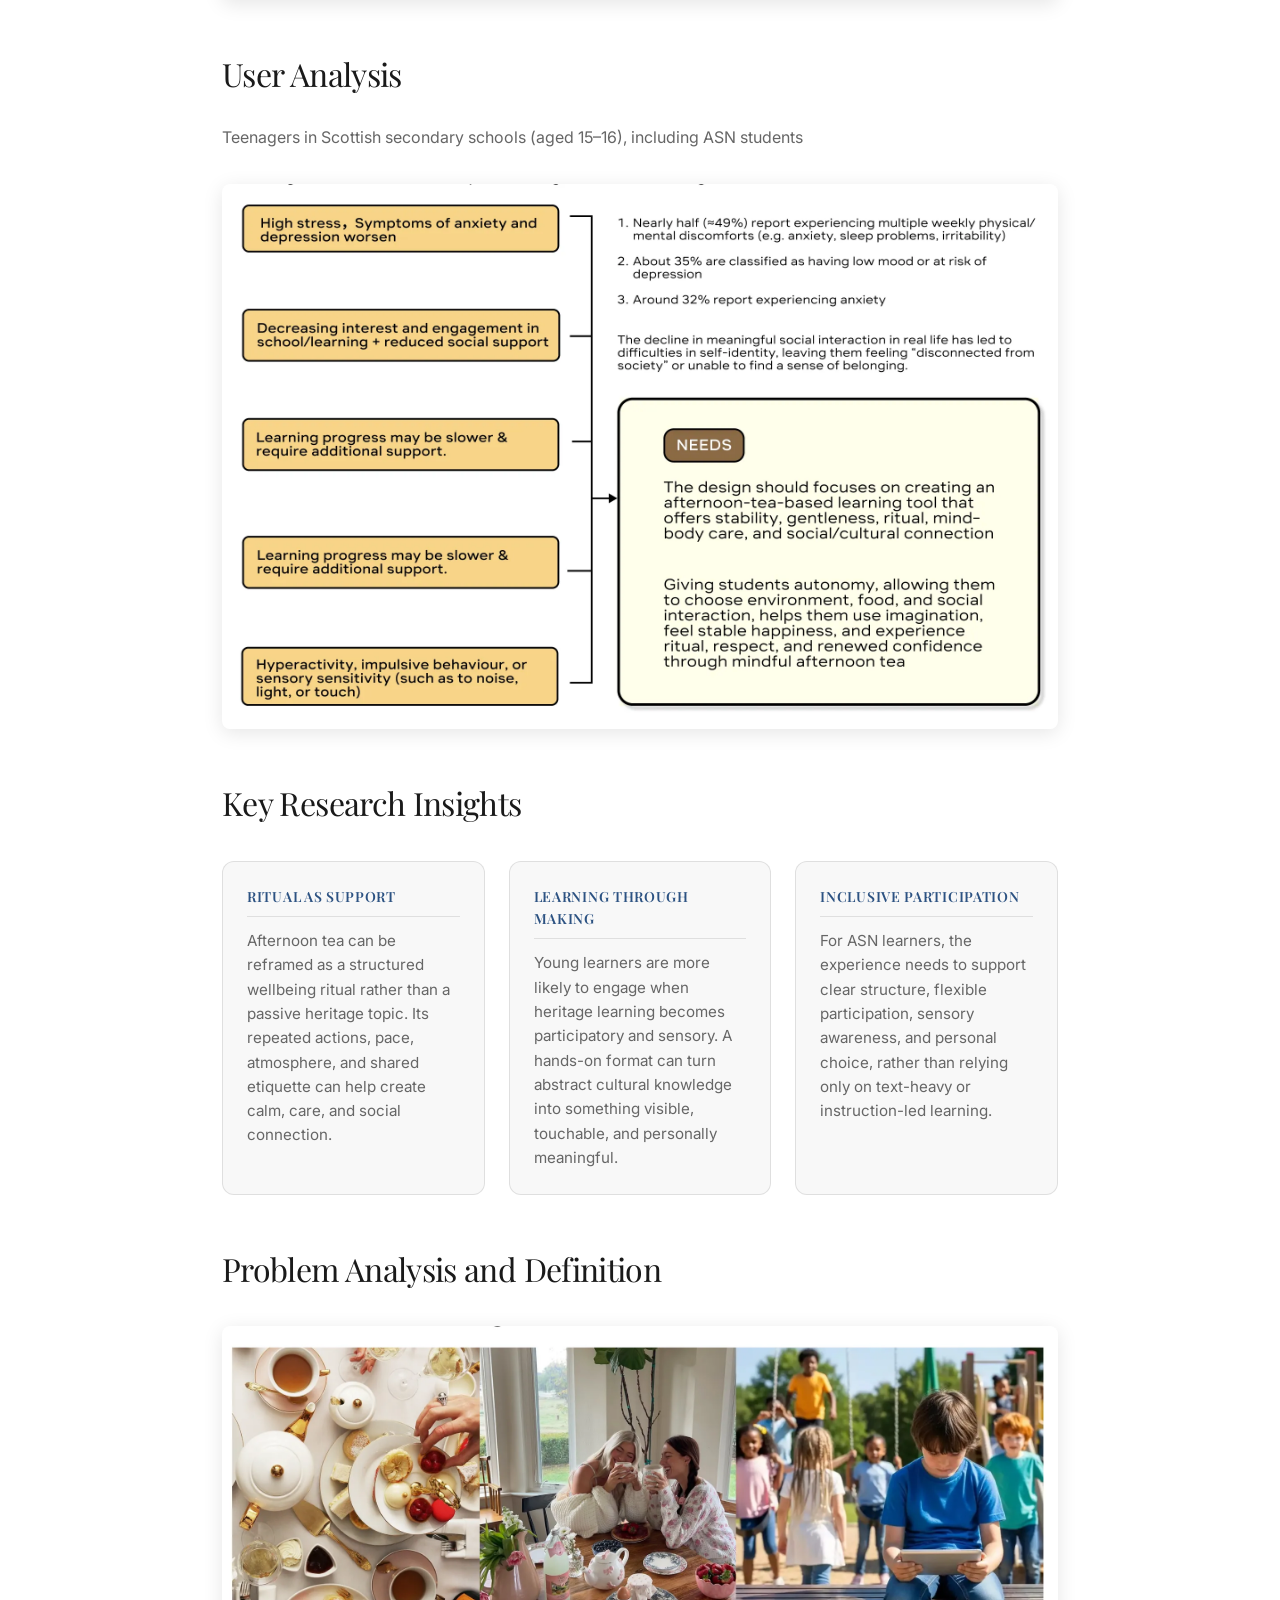
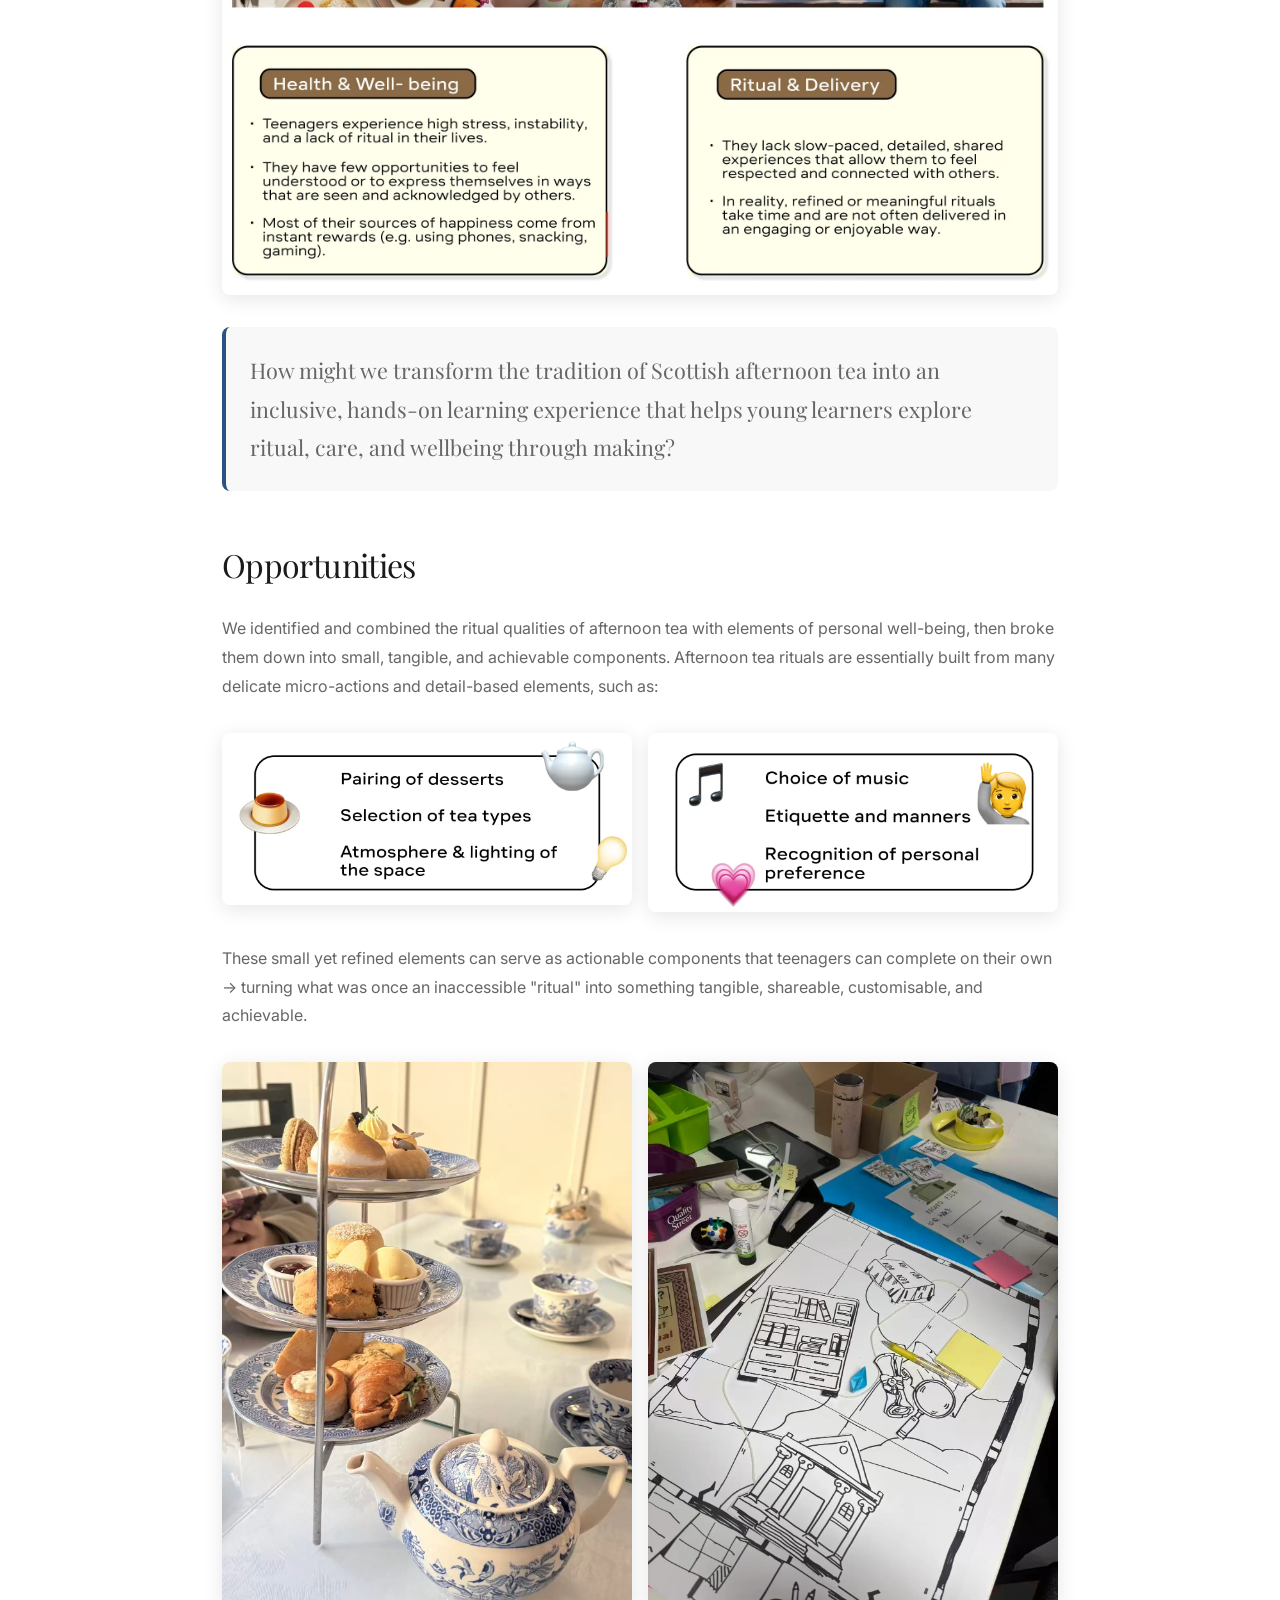
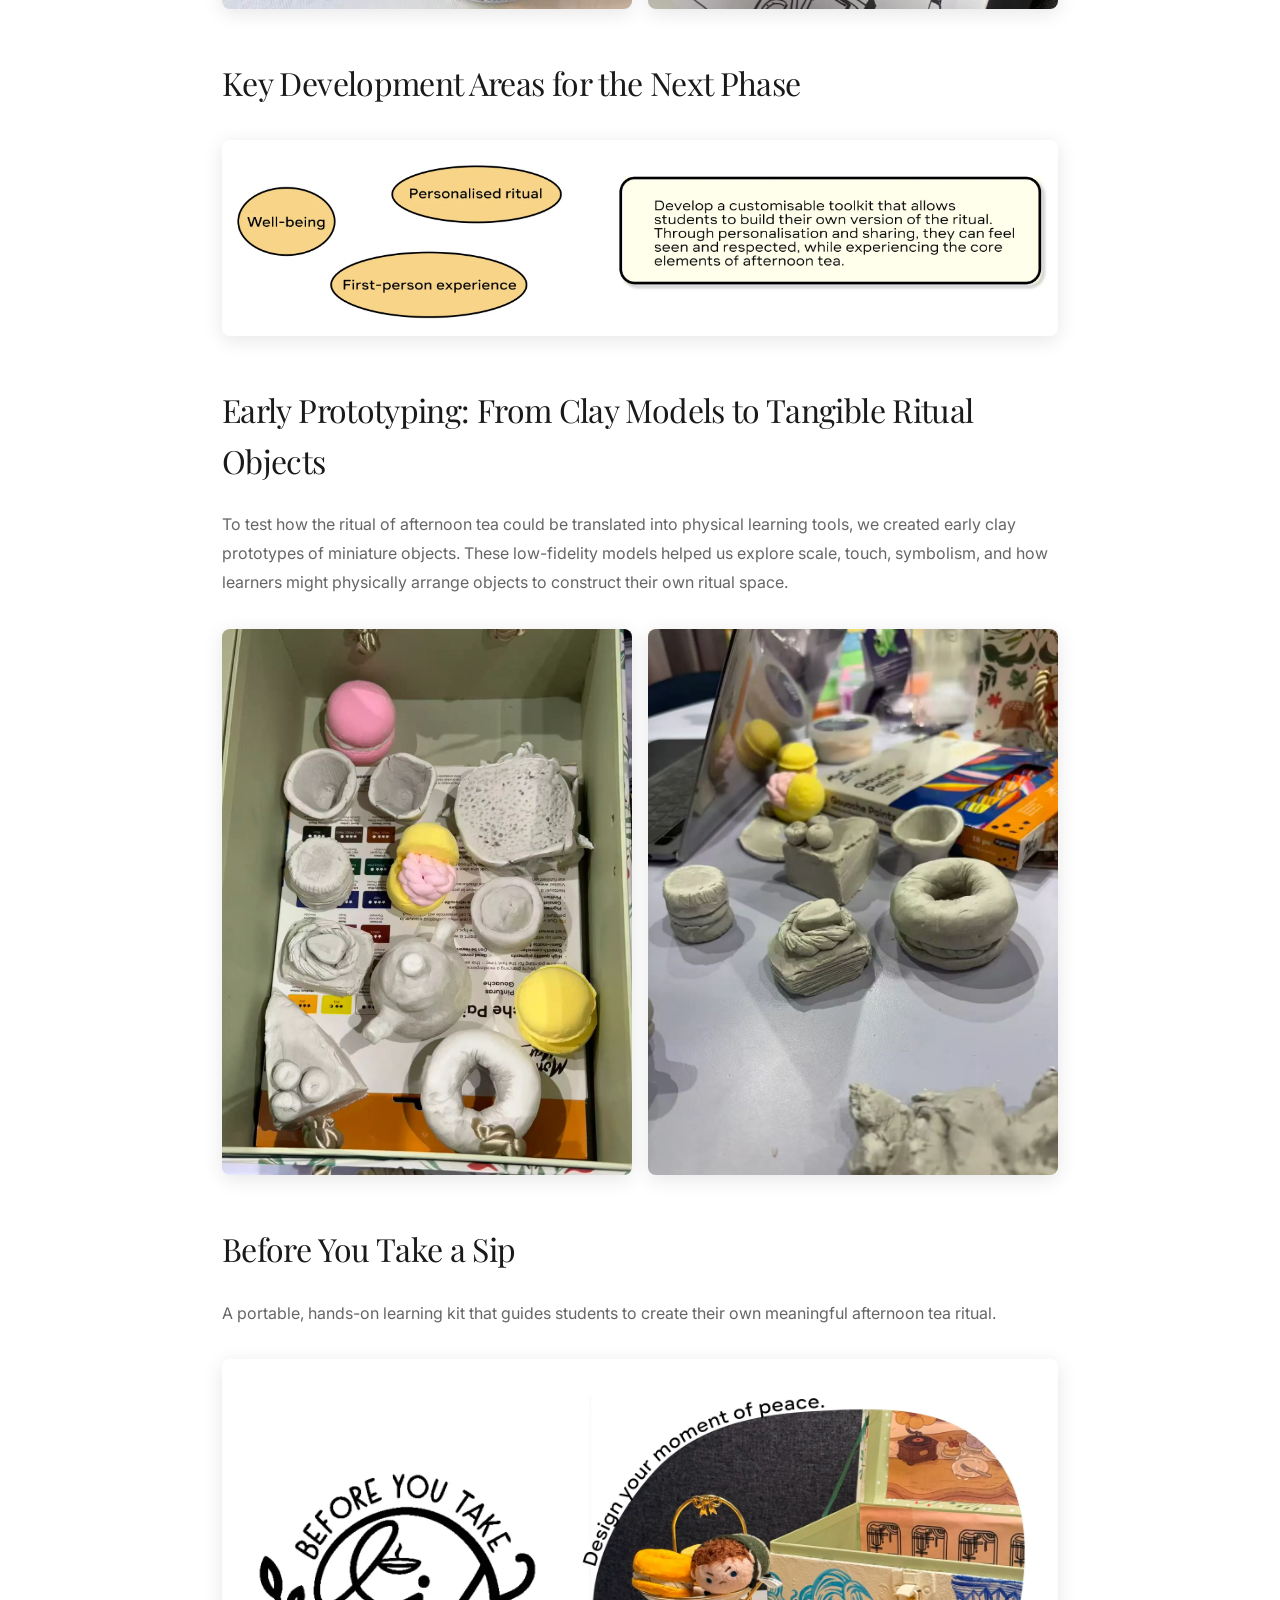
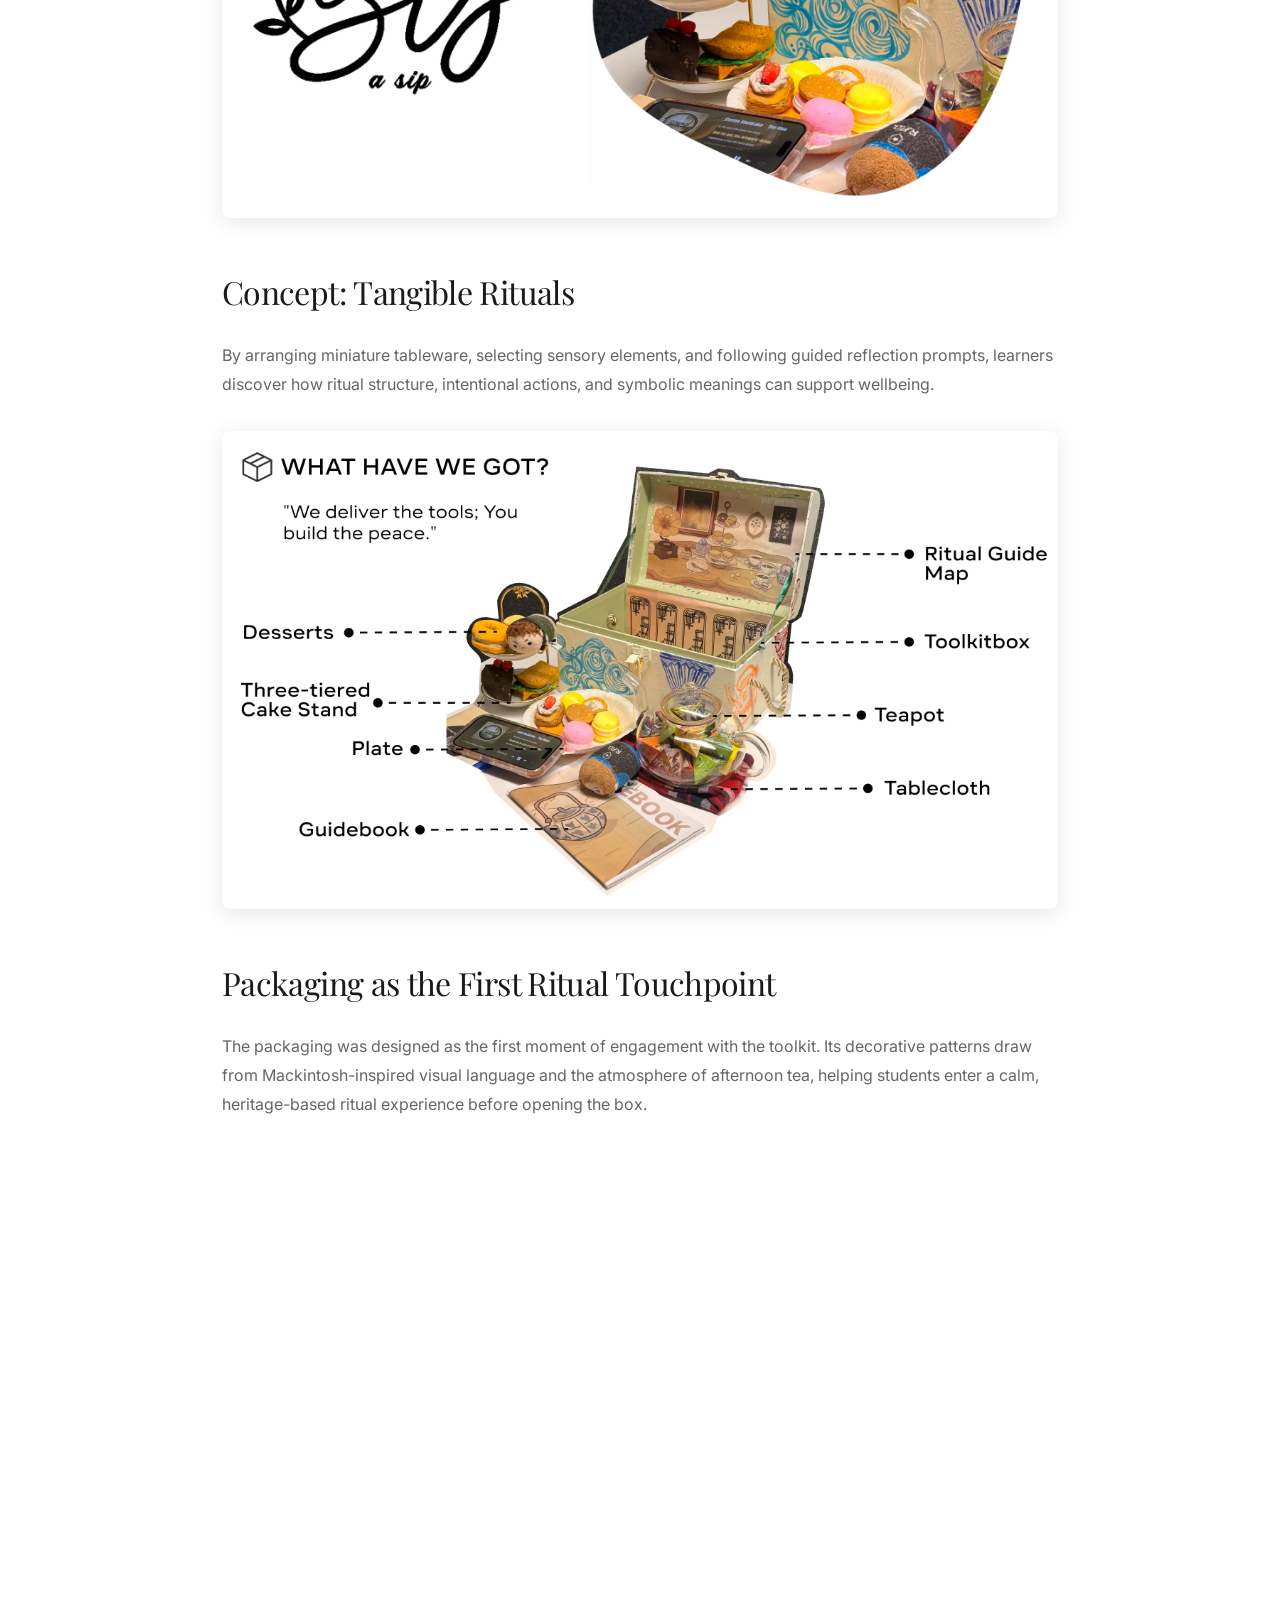
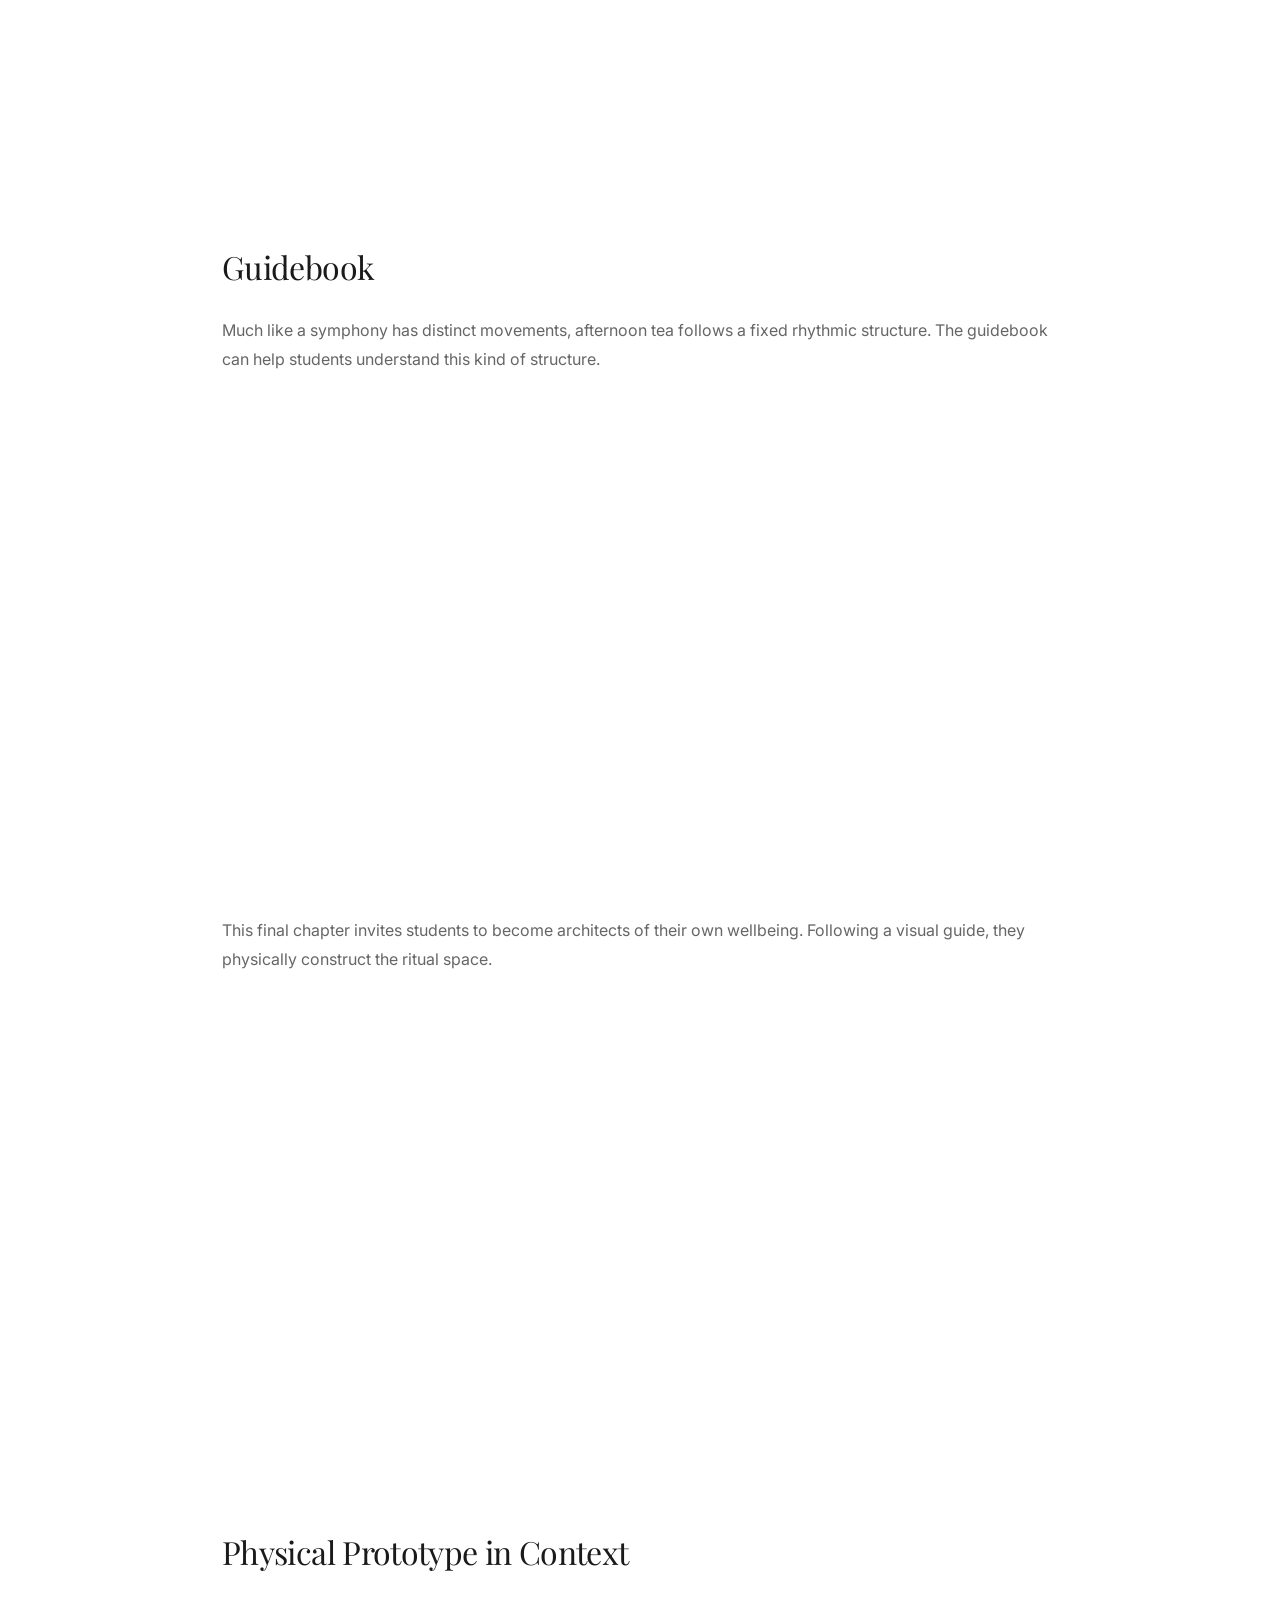
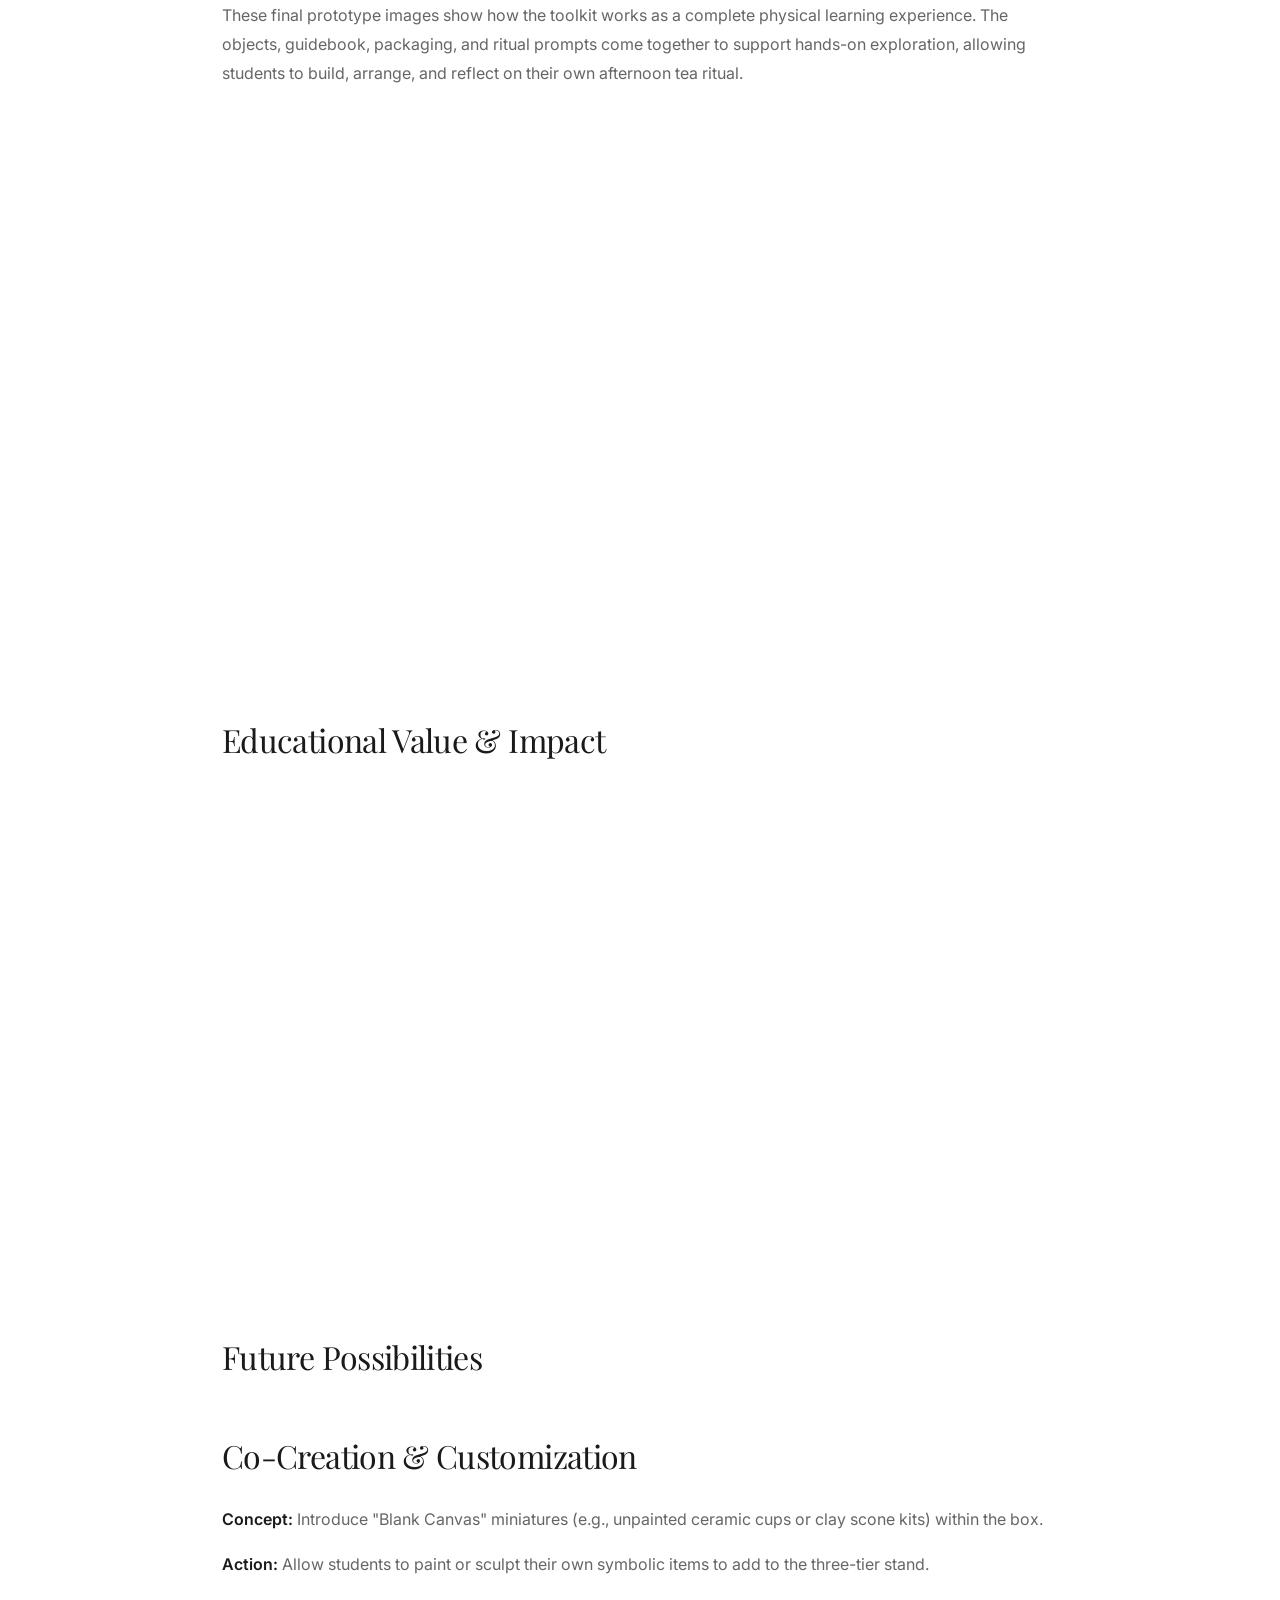
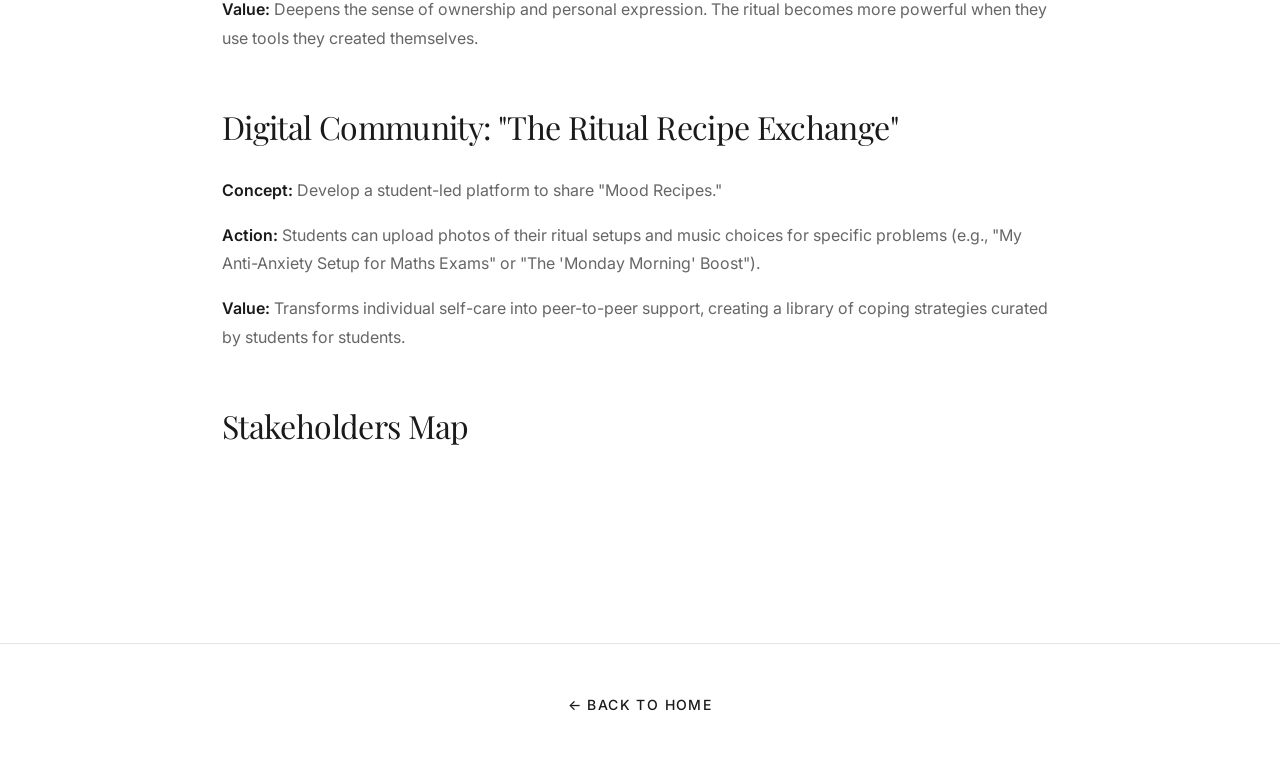
<file: docs/project/tea-room.html>
<!DOCTYPE html>
<html lang="en">
<head>
    <meta charset="UTF-8">
    <meta name="viewport" content="width=device-width, initial-scale=1.0">
    <title>Glasgow Mackintosh Tea Room – Tea Culture Promotion Design Project | Ziqing Yang</title>
    <meta name="description" content="Tea culture promotion design project centred on Ritual & Delivery · Health & Wellbeing">
    <link rel="icon" type="image/png" href="../images/favicon.png">
    <link rel="apple-touch-icon" href="../images/apple-touch-icon.png">

    <link rel="preconnect" href="https://fonts.googleapis.com">
    <link rel="preconnect" href="https://fonts.gstatic.com" crossorigin>
    <link href="https://fonts.googleapis.com/css2?family=Inter:wght@300;400;500;600;700&family=Playfair+Display:wght@400;500;600&display=swap" rel="stylesheet">

    <style>
        :root {
            --color-bg: #ffffff;
            --color-bg-secondary: #f8f8f8;
            --color-text: #1a1a1a;
            --color-text-secondary: #666666;
            --color-accent: #2c5282;
            --color-accent-light: #4a7ab8;
            --color-tag-bg: #e8f0f8;
            --color-border: rgba(0, 0, 0, 0.1);
            --font-primary: 'Inter', -apple-system, BlinkMacSystemFont, sans-serif;
            --font-display: 'Playfair Display', Georgia, serif;
            --transition-smooth: cubic-bezier(0.4, 0, 0.2, 1);
        }

        * {
            margin: 0;
            padding: 0;
            box-sizing: border-box;
        }

        html {
            scroll-behavior: smooth;
        }

        body {
            font-family: var(--font-primary);
            background-color: var(--color-bg);
            color: var(--color-text);
            line-height: 1.6;
            overflow-x: hidden;
        }

        /* Header */
        .header {
            position: fixed;
            top: 0;
            left: 0;
            right: 0;
            z-index: 1000;
            background: rgba(255, 255, 255, 0.95);
            backdrop-filter: blur(10px);
            padding: 1rem 4rem;
            box-shadow: 0 1px 0 var(--color-border);
        }

        .nav {
            max-width: 1400px;
            margin: 0 auto;
            display: flex;
            justify-content: space-between;
            align-items: center;
        }

        .back-link {
            display: inline-flex;
            align-items: center;
            gap: 0.5rem;
            font-family: var(--font-display);
            font-size: 1.25rem;
            font-weight: 500;
            color: var(--color-text);
            text-decoration: none;
            transition: opacity 0.3s var(--transition-smooth);
        }

        .nav-icon {
            width: 1.8rem;
            height: 1.8rem;
            flex: 0 0 auto;
            object-fit: contain;
        }

        .back-link:hover {
            opacity: 0.7;
        }

        .nav-title {
            font-family: var(--font-display);
            font-size: 1.1rem;
            font-weight: 400;
            white-space: normal;
            line-height: 1.4;
            text-align: center;
            flex: 1;
            padding: 0 2rem;
        }

        /* Hero Image */
        .hero-image {
            width: 100%;
            height: 60vh;
            position: relative;
            overflow: hidden;
        }

        .hero-image img {
            width: 100%;
            height: 100%;
            object-fit: cover;
        }

        .hero-overlay {
            position: absolute;
            inset: 0;
            background: linear-gradient(to bottom, rgba(0,0,0,0.2), transparent);
        }

        /* Content */
        .content-wrapper {
            max-width: 900px;
            margin: 0 auto;
            padding: 4rem 2rem;
            margin-top: -80px;
            position: relative;
            z-index: 10;
            background: var(--color-bg);
        }

        .project-meta {
            margin-bottom: 2rem;
        }

        .project-category {
            font-size: 0.75rem;
            font-weight: 500;
            letter-spacing: 0.1em;
            text-transform: uppercase;
            color: var(--color-accent);
            margin-bottom: 1rem;
            display: block;
        }

        .project-title {
            font-family: var(--font-display);
            font-size: clamp(2rem, 5vw, 3.5rem);
            font-weight: 400;
            line-height: 1.2;
            letter-spacing: -0.02em;
            margin-bottom: 1.5rem;
        }

        .project-tags {
            display: flex;
            flex-wrap: wrap;
            gap: 0.5rem;
            margin-bottom: 2rem;
        }

        .project-tag {
            font-size: 0.7rem;
            font-weight: 500;
            padding: 0.35rem 0.75rem;
            background-color: var(--color-tag-bg);
            border-radius: 4px;
            color: #1a365d;
        }

        .project-info {
            display: grid;
            grid-template-columns: repeat(2, 1fr);
            gap: 1.5rem 2rem;
            padding: 1.5rem 0;
            border-top: 1px solid var(--color-border);
            border-bottom: 1px solid var(--color-border);
            margin-bottom: 3rem;
        }

        .info-item {
            display: flex;
            flex-direction: column;
            gap: 0.35rem;
        }

        .info-label {
            font-size: 0.7rem;
            font-weight: 500;
            letter-spacing: 0.1em;
            text-transform: uppercase;
            color: var(--color-text-secondary);
        }

        .info-value {
            font-size: 0.95rem;
            font-weight: 400;
            color: var(--color-text);
            line-height: 1.5;
        }

        /* Markdown Content Styles */
        .markdown-content h1 {
            font-family: var(--font-display);
            font-size: 2rem;
            font-weight: 400;
            margin-top: 3rem;
            margin-bottom: 1.5rem;
            letter-spacing: -0.02em;
        }

        .markdown-content h2 {
            font-family: var(--font-display);
            font-size: 1.5rem;
            font-weight: 400;
            margin-top: 2.5rem;
            margin-bottom: 1.25rem;
            letter-spacing: -0.01em;
        }

        .markdown-content h3 {
            font-family: var(--font-display);
            font-size: 1.25rem;
            font-weight: 500;
            margin-top: 2rem;
            margin-bottom: 1rem;
        }

        .markdown-content p {
            margin-bottom: 1rem;
            line-height: 1.8;
            color: var(--color-text-secondary);
        }

        .markdown-content img {
            max-width: 100%;
            max-height: 70vh;
            width: auto;
            height: auto;
            margin: 2rem auto;
            border-radius: 8px;
            box-shadow: 0 4px 20px rgba(0, 0, 0, 0.1);
            display: block;
            background-color: var(--color-bg-secondary);
            opacity: 0;
            transition: opacity 0.5s ease;
            object-fit: contain;
        }

        .markdown-content img.loaded {
            opacity: 1;
        }

        /* Skeleton loading - simple gray background */
        .markdown-content img:not(.loaded) {
            background-color: #f5f5f5;
        }

        .markdown-content strong {
            color: var(--color-text);
            font-weight: 600;
        }

        .question-heading {
            font-family: var(--font-display);
            font-size: 1.35rem;
            line-height: 1.5;
            color: var(--color-text);
            padding: 1.5rem;
            margin: 2rem 0;
            background: var(--color-bg-secondary);
            border-left: 4px solid var(--color-accent);
            border-radius: 8px;
        }

        /* Image row for side-by-side images */
        .image-row {
            display: grid;
            grid-template-columns: repeat(2, 1fr);
            gap: 1rem;
            margin: 2rem 0;
        }

        .image-row img {
            width: 100%;
            height: auto;
            margin: 0;
        }

        /* Project overview cards grid */
        .overview-cards {
            display: grid;
            grid-template-columns: repeat(3, 1fr);
            gap: 1.5rem;
            margin: 2rem 0;
        }

        .overview-card {
            background: var(--color-bg-secondary);
            border-radius: 12px;
            padding: 1.5rem;
            border: 1px solid var(--color-border);
            transition: transform 0.3s var(--transition-smooth), box-shadow 0.3s var(--transition-smooth);
        }

        .overview-card:hover {
            transform: translateY(-4px);
            box-shadow: 0 8px 24px rgba(0, 0, 0, 0.08);
        }

        .overview-card h3 {
            font-family: var(--font-display);
            font-size: 0.875rem;
            font-weight: 600;
            color: var(--color-accent);
            text-transform: uppercase;
            letter-spacing: 0.05em;
            margin: 0 0 0.75rem 0;
            padding-bottom: 0.5rem;
            border-bottom: 1px solid var(--color-border);
        }

        .overview-card p {
            font-size: 0.95rem;
            line-height: 1.6;
            color: var(--color-text-secondary);
            margin: 0;
        }

        @media (max-width: 768px) {
            .overview-cards {
                grid-template-columns: repeat(2, 1fr);
                gap: 1rem;
            }

            .overview-card {
                padding: 1rem;
            }

            .overview-card h3 {
                font-size: 0.8rem;
            }

            .overview-card p {
                font-size: 0.875rem;
            }
        }

        @media (max-width: 480px) {
            .overview-cards {
                grid-template-columns: 1fr;
            }
        }

        /* Footer */
        .footer {
            padding: 3rem 2rem;
            text-align: center;
            border-top: 1px solid var(--color-border);
            margin-top: 4rem;
        }

        .footer a {
            font-size: 0.875rem;
            font-weight: 500;
            letter-spacing: 0.1em;
            text-transform: uppercase;
            color: var(--color-text);
            text-decoration: none;
            transition: color 0.3s var(--transition-smooth);
        }

        .footer a:hover {
            color: var(--color-accent);
        }

        /* Responsive */
        @media (max-width: 768px) {
            .header {
                padding: 1rem 1.5rem;
            }

            .nav-title {
                display: none;
            }

            .hero-image {
                height: 40vh;
            }

            .content-wrapper {
                padding: 2rem 1.5rem;
                margin-top: -40px;
            }

            .markdown-content h1 {
                font-size: 1.75rem;
            }

            .markdown-content h2 {
                font-size: 1.25rem;
            }

            .project-info {
                grid-template-columns: 1fr;
                gap: 1rem;
            }
        }

        /* Fade in animation */
        @keyframes fadeInUp {
            from {
                opacity: 0;
                transform: translateY(20px);
            }
            to {
                opacity: 1;
                transform: translateY(0);
            }
        }

        .fade-in {
            animation: fadeInUp 0.6s var(--transition-smooth) forwards;
        }
    </style>
    <link rel="stylesheet" href="../css/project-toc.css">
</head>
<body>
    <header class="header">
        <nav class="nav">
            <a href="../index.html" class="back-link"><img src="../images/site-icon.png" alt="" class="nav-icon" aria-hidden="true"><span>← Back</span></a>
            <span class="nav-title">Glasgow Mackintosh Tea Room – Tea Culture Promotion Design Project</span>
            <div style="width: 60px;"></div>
        </nav>
    </header>

    <div class="hero-image">
        <img src="../images/tea-room-cover.png" alt="Tea Room Project Cover">
        <div class="hero-overlay"></div>
    </div>

    <article class="content-wrapper">
        <div class="project-meta fade-in">
            <span class="project-category">Product and UX Design</span>
            <h1 class="project-title">Glasgow Mackintosh Tea Room – Tea Culture Promotion Design Project</h1>
            <p style="color: var(--color-text-secondary); font-style: italic; margin-bottom: 1.5rem;">—— centred on Ritual & Delivery · Health & Wellbeing</p>
            <div class="project-tags">
                <span class="project-tag">Service Design</span>
                <span class="project-tag">Commercial Design</span>
                <span class="project-tag">Product Design</span>
            </div>

            <div class="project-info">
                <div class="info-item">
                    <span class="info-label">Services</span>
                    <span class="info-value">Service Design, Commercial Design, Product Design</span>
                </div>
                <div class="info-item">
                    <span class="info-label">Duration</span>
                    <span class="info-value">1 month (Team work)</span>
                </div>
                <div class="info-item">
                    <span class="info-label">Industry</span>
                    <span class="info-value">Ritual Delivery, Health, Wellbeing</span>
                </div>
                <div class="info-item">
                    <span class="info-label">Role</span>
                    <span class="info-value">UI/UX Designer</span>
                </div>
                <div class="info-item">
                    <span class="info-label">Type</span>
                    <span class="info-value">Team Project</span>
                </div>
            </div>
        </div>

        <div class="markdown-content fade-in">
<h1>Challenge</h1>
<p><strong>The Access Gap:</strong> We face the ethical constraint of designing for specific ASN needs without direct access to the students</p>
<p><strong>The Reality Gap:</strong> Relying solely on secondary research creates a risk of bias, potentially leading to a product that fails in practice.</p>

<div class="overview-cards">
    <div class="overview-card">
        <h3>WHO</h3>
        <p>1. For Secondary School students (S3/S4)<br>2. ASN students</p>
    </div>
    <div class="overview-card">
        <h3>WHY</h3>
        <p>Demonstrate how the rituals of service can foster community care and mental wellbeing</p>
    </div>
    <div class="overview-card">
        <h3>WHAT (The Output)</h3>
        <p>A Digital Learning Resource that Reimagines the Scottish Afternoon Tea Through the specific lens of Health & Wellbeing and Ritual & Delivery.</p>
    </div>
    <div class="overview-card">
        <h3>HOW</h3>
        <p>Conduct empathetic desk-based research<br>Create multi-sensory, non-digital learning activities housed within a digital format</p>
    </div>
    <div class="overview-card">
        <h3>WHEN</h3>
        <p>An intensive 5-week design sprint</p>
    </div>
    <div class="overview-card">
        <h3>WHERE</h3>
        <p>Anchored in the "Living Heritage" site of MAW, treating the location not just as a museum, but as an active social enterprise.</p>
    </div>
</div>

<h1>Research Context</h1>
<p>This project responded to the brief "Innovation in Heritage: Future Careers in Scottish Hospitality", using Mackintosh at the Willow as a living heritage context rather than only a historical reference.</p>
<p>Our research focused on the intersection of Ritual & Delivery and Health & Wellbeing. Instead of treating afternoon tea simply as food or tradition, we explored it as a structured social ritual made up of atmosphere, service, etiquette, sensory choices, timing, and shared care.</p>

<h1>Research Constraints</h1>
<p>Due to ethical considerations, we chose not to directly interview or test with secondary school students, including ASN learners. Some young participants may have emotional, sensory, or trauma-related support needs, and direct research with them would require a formally safeguarded setting.</p>
<p>Because the team was not trained in trauma-informed therapy or clinical support methods, we adopted an indirect research approach to protect participants and avoid placing young people in an unsupported research situation.</p>
<p>To keep the design grounded, the research combined brief analysis, desk research, site/context understanding, stakeholder input, peer discussion, and secondary insights around teenage wellbeing, inclusive learning, and sensory support needs.</p>

<h1>Background Research</h1>
<img src="./images/tea-room/image3.webp" alt="" loading="lazy">

<h1>User Analysis</h1>
<p>Teenagers in Scottish secondary schools (aged 15–16), including ASN students</p>
<img src="./images/tea-room/image4.webp" alt="" loading="lazy">

<h1>Key Research Insights</h1>
<div class="overview-cards">
    <div class="overview-card">
        <h3>Ritual as Support</h3>
        <p>Afternoon tea can be reframed as a structured wellbeing ritual rather than a passive heritage topic. Its repeated actions, pace, atmosphere, and shared etiquette can help create calm, care, and social connection.</p>
    </div>
    <div class="overview-card">
        <h3>Learning Through Making</h3>
        <p>Young learners are more likely to engage when heritage learning becomes participatory and sensory. A hands-on format can turn abstract cultural knowledge into something visible, touchable, and personally meaningful.</p>
    </div>
    <div class="overview-card">
        <h3>Inclusive Participation</h3>
        <p>For ASN learners, the experience needs to support clear structure, flexible participation, sensory awareness, and personal choice, rather than relying only on text-heavy or instruction-led learning.</p>
    </div>
</div>

<h1>Problem Analysis and Definition</h1>
<img src="./images/tea-room/image5.webp" alt="" loading="lazy">
<p class="question-heading">How might we transform the tradition of Scottish afternoon tea into an inclusive, hands-on learning experience that helps young learners explore ritual, care, and wellbeing through making?</p>

<h1>Opportunities</h1>
<p>We identified and combined the ritual qualities of afternoon tea with elements of personal well-being, then broke them down into small, tangible, and achievable components. Afternoon tea rituals are essentially built from many delicate micro-actions and detail-based elements, such as:</p>
<div class="image-row">
    <img src="./images/tea-room/image6.webp" alt="" loading="lazy">
    <img src="./images/tea-room/image7.webp" alt="" loading="lazy">
</div>
<p>These small yet refined elements can serve as actionable components that teenagers can complete on their own → turning what was once an inaccessible "ritual" into something tangible, shareable, customisable, and achievable.</p>
<div class="image-row">
    <img src="./images/tea-room/image8.webp" alt="" loading="lazy">
    <img src="./images/tea-room/image9.webp" alt="" loading="lazy">
</div>

<h1>Key Development Areas for the Next Phase</h1>
<img src="./images/tea-room/image10.webp" alt="" loading="lazy">

<h1>Early Prototyping: From Clay Models to Tangible Ritual Objects</h1>
<p>To test how the ritual of afternoon tea could be translated into physical learning tools, we created early clay prototypes of miniature objects. These low-fidelity models helped us explore scale, touch, symbolism, and how learners might physically arrange objects to construct their own ritual space.</p>
<div class="image-row">
    <img src="./images/tea-room/image11.webp" alt="" loading="lazy">
    <img src="./images/tea-room/image12.webp" alt="" loading="lazy">
</div>

<h1>Before You Take a Sip</h1>
<p>A portable, hands-on learning kit that guides students to create their own meaningful afternoon tea ritual.</p>
<img src="./images/tea-room/image13.webp" alt="" loading="lazy">

<h1>Concept: Tangible Rituals</h1>
<p>By arranging miniature tableware, selecting sensory elements, and following guided reflection prompts, learners discover how ritual structure, intentional actions, and symbolic meanings can support wellbeing.</p>
<img src="./images/tea-room/image14.webp" alt="" loading="lazy">

<h1>Packaging as the First Ritual Touchpoint</h1>
<p>The packaging was designed as the first moment of engagement with the toolkit. Its decorative patterns draw from Mackintosh-inspired visual language and the atmosphere of afternoon tea, helping students enter a calm, heritage-based ritual experience before opening the box.</p>
<div class="image-row">
    <img src="./images/tea-room/image15.webp" alt="" loading="lazy">
    <img src="./images/tea-room/image16.webp" alt="" loading="lazy">
</div>
<div class="image-row">
    <img src="./images/tea-room/image17.webp" alt="" loading="lazy">
    <img src="./images/tea-room/image18.webp" alt="" loading="lazy">
</div>

<h1>Guidebook</h1>
<p>Much like a symphony has distinct movements, afternoon tea follows a fixed rhythmic structure. The guidebook can help students understand this kind of structure.</p>
<img src="./images/tea-room/image19.webp" alt="" loading="lazy">
<p>This final chapter invites students to become architects of their own wellbeing. Following a visual guide, they physically construct the ritual space.</p>
<img src="./images/tea-room/image20.webp" alt="" loading="lazy">

<h1>Physical Prototype in Context</h1>
<p>These final prototype images show how the toolkit works as a complete physical learning experience. The objects, guidebook, packaging, and ritual prompts come together to support hands-on exploration, allowing students to build, arrange, and reflect on their own afternoon tea ritual.</p>
<div class="image-row">
    <img src="./images/tea-room/image21.webp" alt="" loading="lazy">
    <img src="./images/tea-room/image22.webp" alt="" loading="lazy">
</div>

<h1>Educational Value & Impact</h1>
<img src="./images/tea-room/image23.webp" alt="" loading="lazy">

<h1>Future Possibilities</h1>

<h1>Co-Creation & Customization</h1>
<p><strong>Concept:</strong> Introduce "Blank Canvas" miniatures (e.g., unpainted ceramic cups or clay scone kits) within the box.</p>
<p><strong>Action:</strong> Allow students to paint or sculpt their own symbolic items to add to the three-tier stand.</p>
<p><strong>Value:</strong> Deepens the sense of ownership and personal expression. The ritual becomes more powerful when they use tools they created themselves.</p>

<h1>Digital Community: "The Ritual Recipe Exchange"</h1>
<p><strong>Concept:</strong> Develop a student-led platform to share "Mood Recipes."</p>
<p><strong>Action:</strong> Students can upload photos of their ritual setups and music choices for specific problems (e.g., "My Anti-Anxiety Setup for Maths Exams" or "The 'Monday Morning' Boost").</p>
<p><strong>Value:</strong> Transforms individual self-care into peer-to-peer support, creating a library of coping strategies curated by students for students.</p>

<h1>Stakeholders Map</h1>
<img src="./images/tea-room/image24.webp" alt="" loading="lazy">
        </div>
    </article>

    <footer class="footer">
        <a href="../index.html">← Back to Home</a>
    </footer>

    <script>
        // Header scroll effect
        const header = document.querySelector('.header');
        window.addEventListener('scroll', function() {
            if (window.scrollY > 100) {
                header.style.boxShadow = '0 2px 10px rgba(0,0,0,0.1)';
            } else {
                header.style.boxShadow = '0 1px 0 var(--color-border)';
            }
        }, { passive: true });

        // Progressive image loading with IntersectionObserver
        const images = document.querySelectorAll('.markdown-content img');

        const imageObserver = new IntersectionObserver((entries, observer) => {
            entries.forEach(entry => {
                if (entry.isIntersecting) {
                    const img = entry.target;

                    // Create a new image to preload
                    const preloadImg = new Image();
                    preloadImg.src = img.src;

                    preloadImg.onload = function() {
                        img.classList.add('loaded');
                    };

                    // Fallback if already cached
                    if (preloadImg.complete) {
                        img.classList.add('loaded');
                    }

                    observer.unobserve(img);
                }
            });
        }, {
            root: null,
            rootMargin: '100px 0px',
            threshold: 0.1
        });

        images.forEach(img => {
            // Skip hero image (already loaded)
            if (!img.closest('.hero-image')) {
                imageObserver.observe(img);
            }
        });

        // Preload next few images for smoother scrolling
        let currentImageIndex = 0;
        const preloadNextImages = () => {
            const contentImages = Array.from(images).filter(img => !img.closest('.hero-image'));
            const preloadCount = 3; // Preload next 3 images

            for (let i = currentImageIndex; i < Math.min(currentImageIndex + preloadCount, contentImages.length); i++) {
                const img = contentImages[i];
                if (!img.classList.contains('loaded')) {
                    const preloadImg = new Image();
                    preloadImg.src = img.src;
                }
            }
        };

        window.addEventListener('scroll', () => {
            const scrollY = window.scrollY;
            const windowHeight = window.innerHeight;
            const images = document.querySelectorAll('.markdown-content img:not(.loaded)');

            images.forEach((img, index) => {
                const rect = img.getBoundingClientRect();
                if (rect.top < windowHeight + 200) {
                    currentImageIndex = index;
                }
            });

            preloadNextImages();
        }, { passive: true });
    </script>
    <script src="../js/project-toc.js"></script>
    <script src="../js/image-lightbox.js"></script>
    <script src="../js/i18n.js"></script>
</body>
</html>
</file>
<file: docs/css/style.css>
:root {
    --color-bg: #ffffff;
    --color-bg-secondary: #f8f8f8;
    --color-bg-card: #f0f0f0;
    --color-text: #1a1a1a;
    --color-text-secondary: #666666;
    --color-accent: #d4a84b;
    --color-accent-accessible: #7a5a12;
    --color-accent-light: #e8c47c;
    --color-tag-bg: #FCFAF3;
    --color-tag-text: #4f4015;
    --color-tag-border: #e4d5a4;
    --color-border: rgba(0, 0, 0, 0.1);
    --color-overlay: rgba(255, 255, 255, 0.85);
    --font-primary: 'Inter', -apple-system, BlinkMacSystemFont, sans-serif;
    --font-display: 'Playfair Display', Georgia, serif;
    --transition-smooth: cubic-bezier(0.4, 0, 0.2, 1);
    --transition-bounce: cubic-bezier(0.68, -0.55, 0.265, 1.55);
}

* {
    margin: 0;
    padding: 0;
    box-sizing: border-box;
}

html {
    scroll-behavior: smooth;
}

body {
    font-family: var(--font-primary);
    background-color: var(--color-bg);
    color: var(--color-text);
    line-height: 1.6;
    overflow-x: hidden;
    transition: background-color 0.4s var(--transition-smooth), color 0.4s var(--transition-smooth);
}

::selection {
    background-color: var(--color-accent);
    color: var(--color-bg);
}

a {
    color: inherit;
    text-decoration: none;
}

img {
    max-width: 100%;
    height: auto;
    display: block;
}

/* Prevent layout shift while images load */
img[width][height] {
    aspect-ratio: attr(width) / attr(height);
}

/* Skeleton loading animation */
@keyframes skeleton-pulse {
    0%, 100% {
        opacity: 1;
    }
    50% {
        opacity: 0.6;
    }
}

@keyframes skeleton-shimmer {
    0% {
        background-position: -200% 0;
    }
    100% {
        background-position: 200% 0;
    }
}

/* Project images */
.project-image {
    position: relative;
    aspect-ratio: 4/3;
    overflow: hidden;
    background-color: var(--color-bg-secondary);
}

.project-image picture {
    display: block;
    width: 100%;
    height: 100%;
}

.project-image img {
    width: 100%;
    height: 100%;
    object-fit: cover;
    transition: transform 0.6s var(--transition-smooth);
}

/* Picture element styling */
picture {
    display: block;
    width: 100%;
    height: 100%;
}

picture img {
    width: 100%;
    height: 100%;
    object-fit: cover;
}

.header {
    position: fixed;
    top: 0;
    left: 0;
    right: 0;
    z-index: 1000;
    padding: 1.5rem 4rem;
    background: linear-gradient(to bottom, var(--color-bg), transparent);
    transition: all 0.4s var(--transition-smooth);
}

.header.scrolled {
    background: var(--color-bg);
    backdrop-filter: blur(10px);
    padding: 1rem 4rem;
    box-shadow: 0 1px 0 var(--color-border);
}

.nav {
    display: flex;
    justify-content: space-between;
    align-items: center;
    max-width: 1400px;
    margin: 0 auto;
}

.logo {
    display: inline-flex;
    align-items: center;
    gap: 0.8rem;
    font-family: var(--font-display);
    font-size: 2.5rem;
    font-weight: 500;
    letter-spacing: -0.02em;
    transition: opacity 0.3s var(--transition-smooth);
}

.logo-icon {
    width: 2.5rem;
    height: 2.5rem;
    flex: 0 0 auto;
    object-fit: contain;
}

.logo:hover {
    opacity: 0.7;
}

.nav-links {
    display: flex;
    list-style: none;
    gap: 3rem;
    align-items: center;
}

.nav-links a {
    font-size: 1.1rem;
    font-weight: 500;
    letter-spacing: 0.05em;
    text-transform: uppercase;
    position: relative;
    transition: color 0.3s var(--transition-smooth);
}

.nav-links a::after {
    content: '';
    position: absolute;
    bottom: -4px;
    left: 0;
    width: 0;
    height: 1px;
    background-color: var(--color-accent);
    transition: width 0.3s var(--transition-smooth);
}

.nav-links a:hover {
    color: var(--color-accent);
}

.nav-links a:hover::after {
    width: 100%;
}

.hero {
    min-height: 100vh;
    display: flex;
    flex-direction: column;
    justify-content: center;
    padding: 8rem 4rem 4rem;
    position: relative;
}

.hero-content {
    max-width: 1400px;
    margin: 0 auto;
    width: 100%;
}

.hero-row {
    display: flex;
    align-items: center;
    justify-content: space-between;
    gap: 4rem;
    margin-bottom: 2rem;
}

.hero-text {
    flex: 1;
    max-width: 100%;
}

.hero-image {
    flex: 0 0 auto;
    max-width: 680px;
    width: 100%;
    opacity: 0;
    transform: translateY(30px);
    animation: fadeInUp 0.8s var(--transition-smooth) 0.5s forwards;
}

.hero-image img {
    width: 100%;
    max-height: 500px;
    height: auto;
    object-fit: contain;
}

.hero-subtitle {
    display: inline-block;
    font-size: 0.875rem;
    font-weight: 600;
    letter-spacing: 0.12em;
    text-transform: uppercase;
    color: var(--color-accent-accessible);
    margin-bottom: 1.5rem;
    opacity: 0;
    transform: translateY(20px);
    animation: fadeInUp 0.8s var(--transition-smooth) 0.2s forwards;
}

.hero-title {
    font-family: var(--font-display);
    font-size: clamp(2rem, 5vw, 4rem);
    font-weight: 400;
    line-height: 1.2;
    letter-spacing: -0.02em;
    margin-bottom: 1.5rem;
    max-width: 70%;
    opacity: 0;
    transform: translateY(30px);
    animation: fadeInUp 0.8s var(--transition-smooth) 0.4s forwards;
}

.hero-description {
    font-size: 1.125rem;
    color: var(--color-text-secondary);
    max-width: 500px;
    line-height: 1.8;
    opacity: 0;
    transform: translateY(20px);
    animation: fadeInUp 0.8s var(--transition-smooth) 0.6s forwards;
}

.scroll-indicator {
    position: absolute;
    bottom: 3rem;
    left: 50%;
    transform: translateX(-50%);
    display: flex;
    flex-direction: column;
    align-items: center;
    gap: 0.75rem;
    opacity: 0;
    animation: fadeIn 1s var(--transition-smooth) 1s forwards;
}

.scroll-indicator span {
    font-size: 0.8125rem;
    font-weight: 600;
    letter-spacing: 0.1em;
    text-transform: uppercase;
    color: #4a4a4a;
}

.scroll-line {
    width: 1px;
    height: 60px;
    background: linear-gradient(to bottom, var(--color-accent-accessible), transparent);
    animation: scrollPulse 2s ease-in-out infinite;
}

@keyframes fadeInUp {
    to {
        opacity: 1;
        transform: translateY(0);
    }
}

@keyframes fadeIn {
    to {
        opacity: 1;
    }
}

@keyframes scrollPulse {
    0%, 100% {
        opacity: 0.3;
        transform: scaleY(0.5);
    }
    50% {
        opacity: 1;
        transform: scaleY(1);
    }
}

.section-header {
    max-width: 1400px;
    margin: 0 auto 4rem;
    padding: 0 4rem;
    display: flex;
    align-items: center;
    gap: 1.5rem;
}

.section-header-about,
.section-header-contact {
    padding-left: 0;
}

.section-number {
    font-family: var(--font-display);
    font-size: 0.875rem;
    color: var(--color-accent);
}

.section-title {
    font-family: var(--font-display);
    font-size: clamp(2rem, 4vw, 3rem);
    font-weight: 400;
    letter-spacing: -0.02em;
}

.work-section {
    padding: 8rem 0;
}

.projects-grid {
    max-width: 1400px;
    margin: 0 auto;
    padding: 0 4rem;
    display: grid;
    grid-template-columns: repeat(2, 1fr);
    gap: 4rem 3rem;
}

.project-card {
    opacity: 0;
    transform: translateY(40px);
    transition: opacity 0.6s var(--transition-smooth),
                transform 0.6s var(--transition-smooth);
}

.project-card.visible {
    opacity: 1;
    transform: translateY(0);
}

.project-image {
    position: relative;
    aspect-ratio: 4/3;
    overflow: hidden;
    background-color: var(--color-bg-secondary);
    margin-bottom: 1.5rem;
    cursor: pointer;
}

.project-image img {
    width: 100%;
    height: 100%;
    object-fit: cover;
    transition: transform 0.6s var(--transition-smooth);
}

.project-image:hover img {
    transform: scale(1.05);
}

.project-overlay {
    position: absolute;
    inset: 0;
    background: rgba(255, 255, 255, 0.3);
    display: flex;
    align-items: center;
    justify-content: center;
    opacity: 0;
    transition: opacity 0.4s var(--transition-smooth);
}

.project-image:hover .project-overlay {
    opacity: 1;
}

.view-project {
    font-size: 0.75rem;
    font-weight: 500;
    letter-spacing: 0.15em;
    text-transform: uppercase;
    color: var(--color-text);
    padding: 0.75rem 1.5rem;
    border: 1px solid var(--color-text);
    background-color: rgba(0, 0, 0, 0.4);
    transition: all 0.3s var(--transition-smooth);
}

.project-image:hover .view-project {
    background-color: var(--color-text);
    color: var(--color-bg);
}

.project-info {
    padding-right: 2rem;
}

.project-title {
    font-family: var(--font-display);
    font-size: 1.25rem;
    font-weight: 500;
    margin-bottom: 0.75rem;
    letter-spacing: -0.01em;
    line-height: 1.4;
}

.project-description {
    font-size: 0.875rem;
    color: var(--color-text-secondary);
    line-height: 1.7;
    margin-bottom: 1rem;
}

.project-tags {
    display: flex;
    flex-wrap: wrap;
    gap: 0.5rem;
    margin-bottom: 1rem;
}

.project-tag {
    font-size: 0.8125rem;
    font-weight: 600;
    line-height: 1.35;
    padding: 0.4rem 0.8rem;
    background-color: var(--color-tag-bg);
    border: 1px solid var(--color-tag-border);
    border-radius: 4px;
    color: var(--color-tag-text);
    transition: all 0.3s var(--transition-smooth);
}

[data-theme="dark"] .project-tag {
    color: #1a1a1a;
}

.project-category {
    font-size: 0.875rem;
    font-weight: 600;
    letter-spacing: 0.06em;
    line-height: 1.45;
    text-transform: uppercase;
    color: var(--color-accent-accessible);
}

.about-section {
    padding: 8rem 4rem;
    background-color: var(--color-bg-secondary);
    transition: background-color 0.4s var(--transition-smooth);
}

.about-content {
    max-width: 1400px;
    margin: 0 auto;
}

.about-text {
    max-width: 70%;
}

.about-intro {
    font-family: var(--font-display);
    font-size: clamp(1.5rem, 3vw, 2.25rem);
    line-height: 1.4;
    margin-bottom: 2rem;
    font-weight: 400;
}

.about-text p:not(.about-intro) {
    font-size: 1rem;
    color: var(--color-text-secondary);
    line-height: 1.8;
    margin-bottom: 1.5rem;
}

.about-details {
    display: flex;
    gap: 4rem;
    margin-top: 3rem;
    padding-top: 3rem;
    border-top: 1px solid var(--color-border);
}

.detail-item {
    display: flex;
    flex-direction: column;
    gap: 0.75rem;
}

.detail-number {
    font-family: var(--font-display);
    font-size: 3.5rem;
    color: var(--color-accent);
}

.detail-label {
    font-size: 0.9rem;
    letter-spacing: 0.1em;
    text-transform: uppercase;
    color: var(--color-text-secondary);
}

.contact-section {
    padding: 8rem 4rem;
    text-align: center;
}

.contact-content {
    max-width: 600px;
    margin: 0 auto;
}

.contact-text {
    font-size: 1.125rem;
    color: var(--color-text-secondary);
    margin-bottom: 2rem;
}

.contact-item {
    position: relative;
    display: inline-block;
    margin-bottom: 1.5rem;
    cursor: pointer;
}

.contact-item:last-of-type {
    margin-bottom: 3rem;
}

.contact-email {
    font-family: 'Source Code Pro', monospace;
    font-size: clamp(1.5rem, 4vw, 2.5rem);
    display: block;
    transition: color 0.3s var(--transition-smooth), transform 0.2s var(--transition-smooth);
}

.contact-phone {
    font-family: 'Source Code Pro', monospace;
    font-size: clamp(1.25rem, 3vw, 2rem);
    display: block;
    transition: color 0.3s var(--transition-smooth), transform 0.2s var(--transition-smooth);
    color: var(--color-text);
}

.contact-item:hover .contact-email,
.contact-item:hover .contact-phone {
    color: var(--color-accent);
    transform: translateY(-2px);
}

.copy-hint {
    position: absolute;
    top: 50%;
    right: -80px;
    transform: translateY(-50%);
    font-size: 0.75rem;
    color: var(--color-text-secondary);
    opacity: 0;
    transition: opacity 0.3s var(--transition-smooth);
    pointer-events: none;
    white-space: nowrap;
}

.contact-item:hover .copy-hint {
    opacity: 1;
}

.copy-feedback {
    position: absolute;
    top: -30px;
    left: 50%;
    transform: translateX(-50%);
    font-size: 0.75rem;
    font-weight: 500;
    color: var(--color-bg);
    background-color: var(--color-accent);
    padding: 0.35rem 0.75rem;
    border-radius: 4px;
    opacity: 0;
    pointer-events: none;
    transition: opacity 0.3s var(--transition-smooth), top 0.3s var(--transition-smooth);
}

.copy-feedback.show {
    opacity: 1;
    top: -40px;
}

.copy-feedback::after {
    content: '';
    position: absolute;
    bottom: -5px;
    left: 50%;
    transform: translateX(-50%);
    width: 0;
    height: 0;
    border-left: 5px solid transparent;
    border-right: 5px solid transparent;
    border-top: 5px solid var(--color-accent);
}

.social-links {
    display: flex;
    justify-content: center;
    gap: 2rem;
}

.social-link {
    font-size: 0.75rem;
    font-weight: 500;
    letter-spacing: 0.1em;
    text-transform: uppercase;
    padding: 0.75rem 1.5rem;
    border: 1px solid var(--color-border);
    transition: all 0.3s var(--transition-smooth);
}

.social-link:hover {
    border-color: var(--color-accent);
    color: var(--color-accent);
}

.footer {
    padding: 2rem 4rem;
    text-align: center;
    border-top: 1px solid var(--color-border);
}

.footer p {
    font-size: 0.75rem;
    color: var(--color-text-secondary);
    letter-spacing: 0.05em;
}

@media (max-width: 1024px) {
    .projects-grid {
        gap: 3rem 2rem;
    }
}

@media (max-width: 768px) {
    .header {
        padding: 1rem 1.5rem;
    }

    .header.scrolled {
        padding: 1rem 1.5rem;
    }

    .nav-links {
        gap: 1.5rem;
    }

    .logo {
        gap: 0.55rem;
    }

    .logo-icon {
        width: 2.5rem;
        height: 2.5rem;
    }

    .nav-links a {
        font-size: 0.75rem;
    }

    .theme-toggle {
        font-size: 0.65rem;
        padding: 0.4rem 0.75rem;
    }

    .theme-toggle .theme-label {
        display: none;
    }

    .hero {
        padding: 6rem 1.5rem 3rem;
    }

    .hero-row {
        flex-direction: column;
        gap: 2rem;
    }

    .hero-text {
        max-width: 100%;
    }

    .hero-image {
        max-width: 400px;
    }

    .section-header {
        padding: 0 1.5rem;
        margin-bottom: 3rem;
    }

    .projects-grid {
        grid-template-columns: 1fr;
        padding: 0 1.5rem;
        gap: 3rem;
    }

    .project-info {
        padding-right: 0;
    }

    .about-section {
        padding: 5rem 1.5rem;
    }

    .about-details {
        flex-wrap: wrap;
        gap: 2rem;
    }

    .contact-section {
        padding: 5rem 1.5rem;
    }

    .social-links {
        flex-wrap: wrap;
    }

    .copy-hint {
        display: none;
    }

    .footer {
        padding: 1.5rem;
    }
}

@media (max-width: 480px) {
    .nav-links a {
        display: none;
    }

    .hero-title {
        font-size: 2rem;
    }

    .detail-number {
        font-size: 2.5rem;
    }
}
</file>
<file: docs/css/project-toc.css>
.project-toc {
    position: sticky;
    top: 7rem;
    float: left;
    width: 220px;
    max-height: calc(100vh - 9rem);
    margin-left: max(-270px, calc(482px - 50vw));
    padding-right: 1rem;
    z-index: 100;
    overflow-y: auto;
}

.project-toc__label {
    display: block;
    margin-bottom: 0.75rem;
    color: var(--color-text-secondary);
    font-size: 0.68rem;
    font-weight: 600;
    letter-spacing: 0.14em;
    text-transform: uppercase;
}

.project-toc__list {
    display: flex;
    flex-direction: column;
    gap: 0.15rem;
    list-style: none;
}

.project-toc__link {
    display: block;
    padding: 0.45rem 0 0.45rem 0.8rem;
    border-left: 1px solid var(--color-border);
    color: var(--color-text-secondary);
    font-size: 0.78rem;
    line-height: 1.35;
    text-decoration: none;
    transition: border-color 0.2s var(--transition-smooth), color 0.2s var(--transition-smooth), padding-left 0.2s var(--transition-smooth);
}

.project-toc__link:hover,
.project-toc__link.is-active {
    border-left-color: var(--color-accent);
    color: var(--color-text);
    padding-left: 1rem;
}

.markdown-content h1 {
    scroll-margin-top: 6rem;
}

@media (max-width: 820px) {
    .project-toc {
        position: sticky;
        top: 4.8rem;
        float: none;
        width: auto;
        max-height: none;
        margin: 0 0 2rem;
        padding: 0 0 1rem;
        overflow-x: auto;
        overflow-y: hidden;
        background: var(--color-bg);
        border-bottom: 1px solid var(--color-border);
    }

    .project-toc__label {
        margin-bottom: 0.5rem;
    }

    .project-toc__list {
        flex-direction: row;
        gap: 0.5rem;
    }

    .project-toc__link {
        min-width: max-content;
        padding: 0.35rem 0;
        border-left: 0;
        border-bottom: 1px solid var(--color-border);
        white-space: nowrap;
    }

    .project-toc__link:hover,
    .project-toc__link.is-active {
        padding-left: 0;
        border-bottom-color: var(--color-accent);
    }
}

@media (max-width: 768px) {
    .project-toc {
        top: 4.2rem;
        margin-bottom: 1.5rem;
    }
}
</file>
